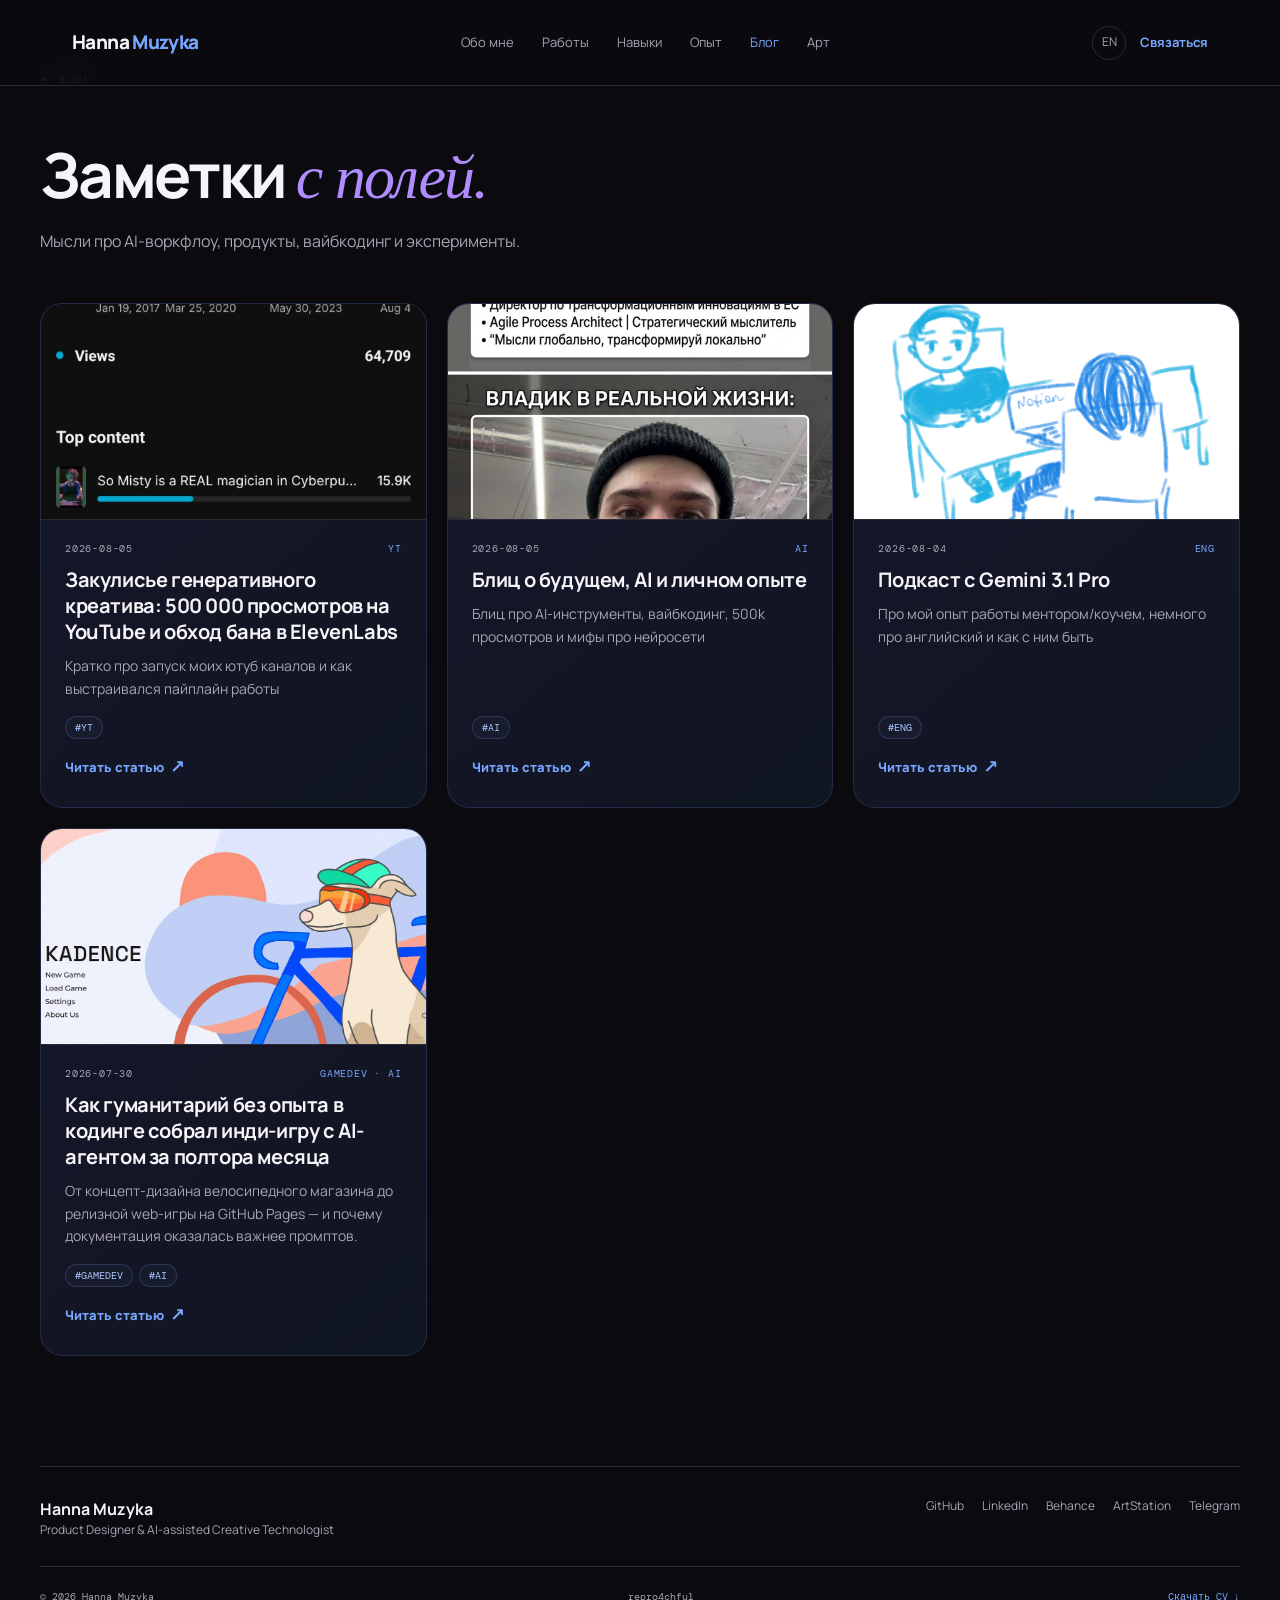
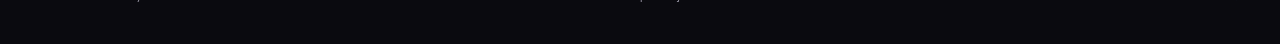
<file: blog.html>
<!DOCTYPE html>
<html lang="ru">
<head>
  <meta charset="utf-8">
  <meta name="viewport" content="width=device-width, initial-scale=1.0">
  <title>Блог — Hanna Muzyka</title>
  <meta name="description" content="Заметки о продуктовом дизайне, AI, вайбкодинге и геймдеве">
  <meta name="theme-color" content="#0b0b12">
  
<link rel="icon" type="image/png" sizes="192x192" href="./assets/favicon.png">
<link rel="preconnect" href="https://fonts.googleapis.com">
<link rel="preconnect" href="https://fonts.gstatic.com" crossorigin>
<link href="https://fonts.googleapis.com/css2?family=DM+Mono:wght@400;500&family=Manrope:wght@400;500;600;700;800&display=swap" rel="stylesheet">
<link rel="stylesheet" href="./css/style.css">
<style>
  /* ── Блог: дополнения к основному стилю сайта ── */
  .nav-active{color:var(--blue)!important}
  .nav-active::after{width:100%}
  .tag-badge{display:inline-block;border:1px solid rgba(119,167,255,.2);background:rgba(119,167,255,.04);border-radius:999px;padding:5px 10px;color:var(--blue-2);font:10px 'DM Mono',monospace;margin-right:6px;margin-bottom:6px}
  .blog-post-body img{display:block;width:100%;max-width:100%;height:auto!important;border-radius:var(--radius);border:1px solid var(--line);margin:28px 0;object-fit:contain}
  .blog-post-body blockquote{border-left:3px solid var(--blue);background:rgba(119,167,255,.05);border-radius:0 var(--radius) var(--radius) 0;padding:18px 24px;margin:28px 0;color:var(--muted);font-style:italic}
  .blog-post-body blockquote p{margin:0}
  .blog-post-body a{color:var(--blue);text-decoration:underline;text-underline-offset:3px}
  .blog-post-body a:hover{color:var(--blue-2)}
  .blog-post-body h1{font-size:30px;letter-spacing:-.025em;margin:48px 0 18px;color:var(--text)}
</style>

  <style>
    .blog-catalog{padding:70px 0 110px;border-top:1px solid var(--line)}
    .blog-catalog-head{margin-bottom:48px}
    .blog-catalog-head h1{font-size:clamp(38px,5vw,62px);line-height:1.03;letter-spacing:-.035em;margin:16px 0 18px}
    .blog-catalog-head h1 em{font-family:Georgia,serif;font-weight:400;color:var(--purple);letter-spacing:-.03em}
    .blog-catalog-head p{max-width:520px;color:var(--muted);font-size:16px;line-height:1.7;margin:0}
    .catalog-grid{display:grid;grid-template-columns:repeat(auto-fill,minmax(300px,1fr));gap:20px;align-items:stretch}
    .catalog-card{position:relative;display:flex;flex-direction:column;background:linear-gradient(140deg,#13182e,#141525,#101622);border:1px solid rgba(119,167,255,.15);border-radius:var(--radius);overflow:hidden;transition:border-color .3s,transform .3s,box-shadow .3s}
    .catalog-card:hover{border-color:rgba(119,167,255,.35);transform:translateY(-3px);box-shadow:0 16px 42px #00000024}
    .catalog-card-cover{display:block;aspect-ratio:16/9;overflow:hidden;background:#eef2ff;border-bottom:1px solid var(--line);position:relative;z-index:1}
    .catalog-card-cover img{width:100%;height:100%;object-fit:cover;display:block;transition:transform .6s ease}
    .catalog-card:hover .catalog-card-cover img{transform:scale(1.04)}
    .catalog-card-copy{padding:22px 24px 26px;display:flex;flex-direction:column;flex:1;position:relative;z-index:1}
    .catalog-card-meta{display:flex;justify-content:space-between;gap:12px;font:10px 'DM Mono',monospace;letter-spacing:.08em;color:var(--muted);margin-bottom:12px;flex-wrap:wrap}
    .catalog-card-meta .cat-tag{color:var(--blue)}
    .catalog-card h2{font-size:20px;letter-spacing:-.02em;line-height:1.3;margin:0 0 10px}
    .catalog-card h2 a{transition:color .25s}
    .catalog-card h2 a:hover{color:var(--blue)}
    .catalog-card-copy>p{color:var(--muted);font-size:14px;line-height:1.6;margin:0 0 16px;flex:1}
    .catalog-card-tags{display:flex;gap:6px;flex-wrap:wrap;margin-bottom:14px}
    .catalog-card-tags span{border:1px solid rgba(119,167,255,.2);background:rgba(119,167,255,.04);border-radius:999px;padding:4px 9px;color:var(--blue-2);font:10px 'DM Mono',monospace}
    .catalog-card .arrow-link{margin-top:auto}
    @media (max-width: 560px){.catalog-grid{grid-template-columns:1fr}}
  </style>
</head>
<body>
  <a href="#top" class="skip-link">Перейти к содержимому</a>
  
<header class="site-header">
    <a class="wordmark" href="./index.html" aria-label="Hanna Muzyka home">Hanna<span>Muzyka</span></a>
    <nav class="nav-links" aria-label="Main navigation">
      <a href="./index.html#about" data-i18n="nav.about">Обо мне</a>
      <a href="./index.html#work" data-i18n="nav.work">Работы</a>
      <a href="./index.html#skills" data-i18n="nav.skills">Навыки</a>
      <a href="./index.html#experience" data-i18n="nav.experience">Опыт</a>
      <a href="./blog.html" class="nav-active" data-i18n="nav.blog">Блог</a>
      <a href="./index.html#art" data-i18n="nav.art">Арт</a>
    </nav>
    <div class="header-actions">
      <button class="lang-switch" id="lang-toggle" aria-label="Switch language">EN</button>
      <a class="small-contact" href="./index.html#connect" data-i18n="nav.contact">Связаться</a>
      <button class="menu-toggle" id="menu-toggle" aria-label="Открыть меню" aria-expanded="false" aria-controls="mobile-menu"><span></span><span></span><span></span></button>
    </div>
  </header>
  <div class="mobile-menu" id="mobile-menu">
    <nav class="mobile-menu-links" aria-label="Mobile navigation">
      <a href="./index.html#about" data-i18n="nav.about">Обо мне</a>
      <a href="./index.html#work" data-i18n="nav.work">Работы</a>
      <a href="./index.html#skills" data-i18n="nav.skills">Навыки</a>
      <a href="./index.html#experience" data-i18n="nav.experience">Опыт</a>
      <a href="./blog.html" data-i18n="nav.blog">Блог</a>
      <a href="./index.html#art" data-i18n="nav.art">Арт</a>
      <a class="mobile-menu-contact" href="./index.html#connect" data-i18n="nav.contact">Связаться</a>
    </nav>
  </div>

  <main id="top" tabindex="-1">
    <section class="blog-catalog section-wrap">
      <div class="blog-catalog-head">
        <div class="section-kicker"><span>✦ БЛОГ</span></div>
        <h1>Заметки <em>с полей.</em></h1>
        <p>Мысли про AI-воркфлоу, продукты, вайбкодинг и эксперименты.</p>
      </div>
      <div class="catalog-grid">
        
        <article class="catalog-card reveal">
          <a class="catalog-card-cover" href="blog/creative-shorts-youtube.html" tabindex="-1" aria-hidden="true"><img src="assets/images/blog/creative-shorts-youtube-img-0a96d417.png" alt="" loading="lazy"></a>
          <div class="catalog-card-copy">
            <div class="catalog-card-meta"><span>2026-08-05</span><span class="cat-tag">YT</span></div>
            <h2><a href="blog/creative-shorts-youtube.html">Закулисье генеративного креатива: 500 000 просмотров на YouTube и обход бана в ElevenLabs</a></h2>
            <p>Кратко про запуск моих ютуб каналов и как выстраивался пайплайн работы</p>
            <div class="catalog-card-tags"><span>#YT</span></div>
            <a class="arrow-link" href="blog/creative-shorts-youtube.html">Читать статью <span>↗</span></a>
          </div>
        </article>
      
        <article class="catalog-card reveal">
          <a class="catalog-card-cover" href="blog/ai-future-blitz.html" tabindex="-1" aria-hidden="true"><img src="assets/images/blog/ai-future-blitz-img-4d650578.png" alt="" loading="lazy"></a>
          <div class="catalog-card-copy">
            <div class="catalog-card-meta"><span>2026-08-05</span><span class="cat-tag">AI</span></div>
            <h2><a href="blog/ai-future-blitz.html">Блиц о будущем, AI и личном опыте</a></h2>
            <p>Блиц про AI-инструменты, вайбкодинг, 500k просмотров и мифы про нейросети</p>
            <div class="catalog-card-tags"><span>#AI</span></div>
            <a class="arrow-link" href="blog/ai-future-blitz.html">Читать статью <span>↗</span></a>
          </div>
        </article>
      
        <article class="catalog-card reveal">
          <a class="catalog-card-cover" href="blog/english-talk.html" tabindex="-1" aria-hidden="true"><img src="assets/images/blog/english-talk-img-03388f25.png" alt="" loading="lazy"></a>
          <div class="catalog-card-copy">
            <div class="catalog-card-meta"><span>2026-08-04</span><span class="cat-tag">ENG</span></div>
            <h2><a href="blog/english-talk.html">Подкаст с Gemini 3.1 Pro</a></h2>
            <p>Про мой опыт работы ментором/коучем, немного про английский и как с ним быть</p>
            <div class="catalog-card-tags"><span>#ENG</span></div>
            <a class="arrow-link" href="blog/english-talk.html">Читать статью <span>↗</span></a>
          </div>
        </article>
      
        <article class="catalog-card reveal">
          <a class="catalog-card-cover" href="blog/kadence-ai.html" tabindex="-1" aria-hidden="true"><img src="assets/optimized/blog-habr-01-1200.webp" alt="" loading="lazy"></a>
          <div class="catalog-card-copy">
            <div class="catalog-card-meta"><span>2026-07-30</span><span class="cat-tag">GAMEDEV · AI</span></div>
            <h2><a href="blog/kadence-ai.html">Как гуманитарий без опыта в кодинге собрал инди-игру с AI-агентом за полтора месяца</a></h2>
            <p>От концепт-дизайна велосипедного магазина до релизной web-игры на GitHub Pages — и почему документация оказалась важнее промптов.</p>
            <div class="catalog-card-tags"><span>#GAMEDEV</span><span>#AI</span></div>
            <a class="arrow-link" href="blog/kadence-ai.html">Читать статью <span>↗</span></a>
          </div>
        </article>
      
      </div>
    </section>
  </main>
  
<footer class="site-footer section-wrap">
    <div><strong>Hanna Muzyka</strong><span>Product Designer & AI-assisted Creative Technologist</span></div>
    <div class="footer-links">
      <a href="https://github.com/KyuuketsukiAkado" target="_blank" rel="noopener noreferrer">GitHub</a>
      <a href="https://www.linkedin.com/in/hannamuzyka/" target="_blank" rel="noopener noreferrer">LinkedIn</a>
      <a href="https://www.behance.net/repro4chful" target="_blank" rel="noopener noreferrer">Behance</a>
      <a href="https://www.artstation.com/repro4chful" target="_blank" rel="noopener noreferrer">ArtStation</a>
      <a href="https://t.me/KyuuketsukiAkado" target="_blank" rel="noopener noreferrer">Telegram</a>
    </div>
    <div class="footer-bottom"><span>© 2026 Hanna Muzyka</span><span>repro4chful</span><a href="./assets/Hanna-Muzyka-Resume.pdf" download>Скачать CV ↓</a></div>
  </footer>

  <script src="js/main.js"></script>
</body>
</html>
</file>
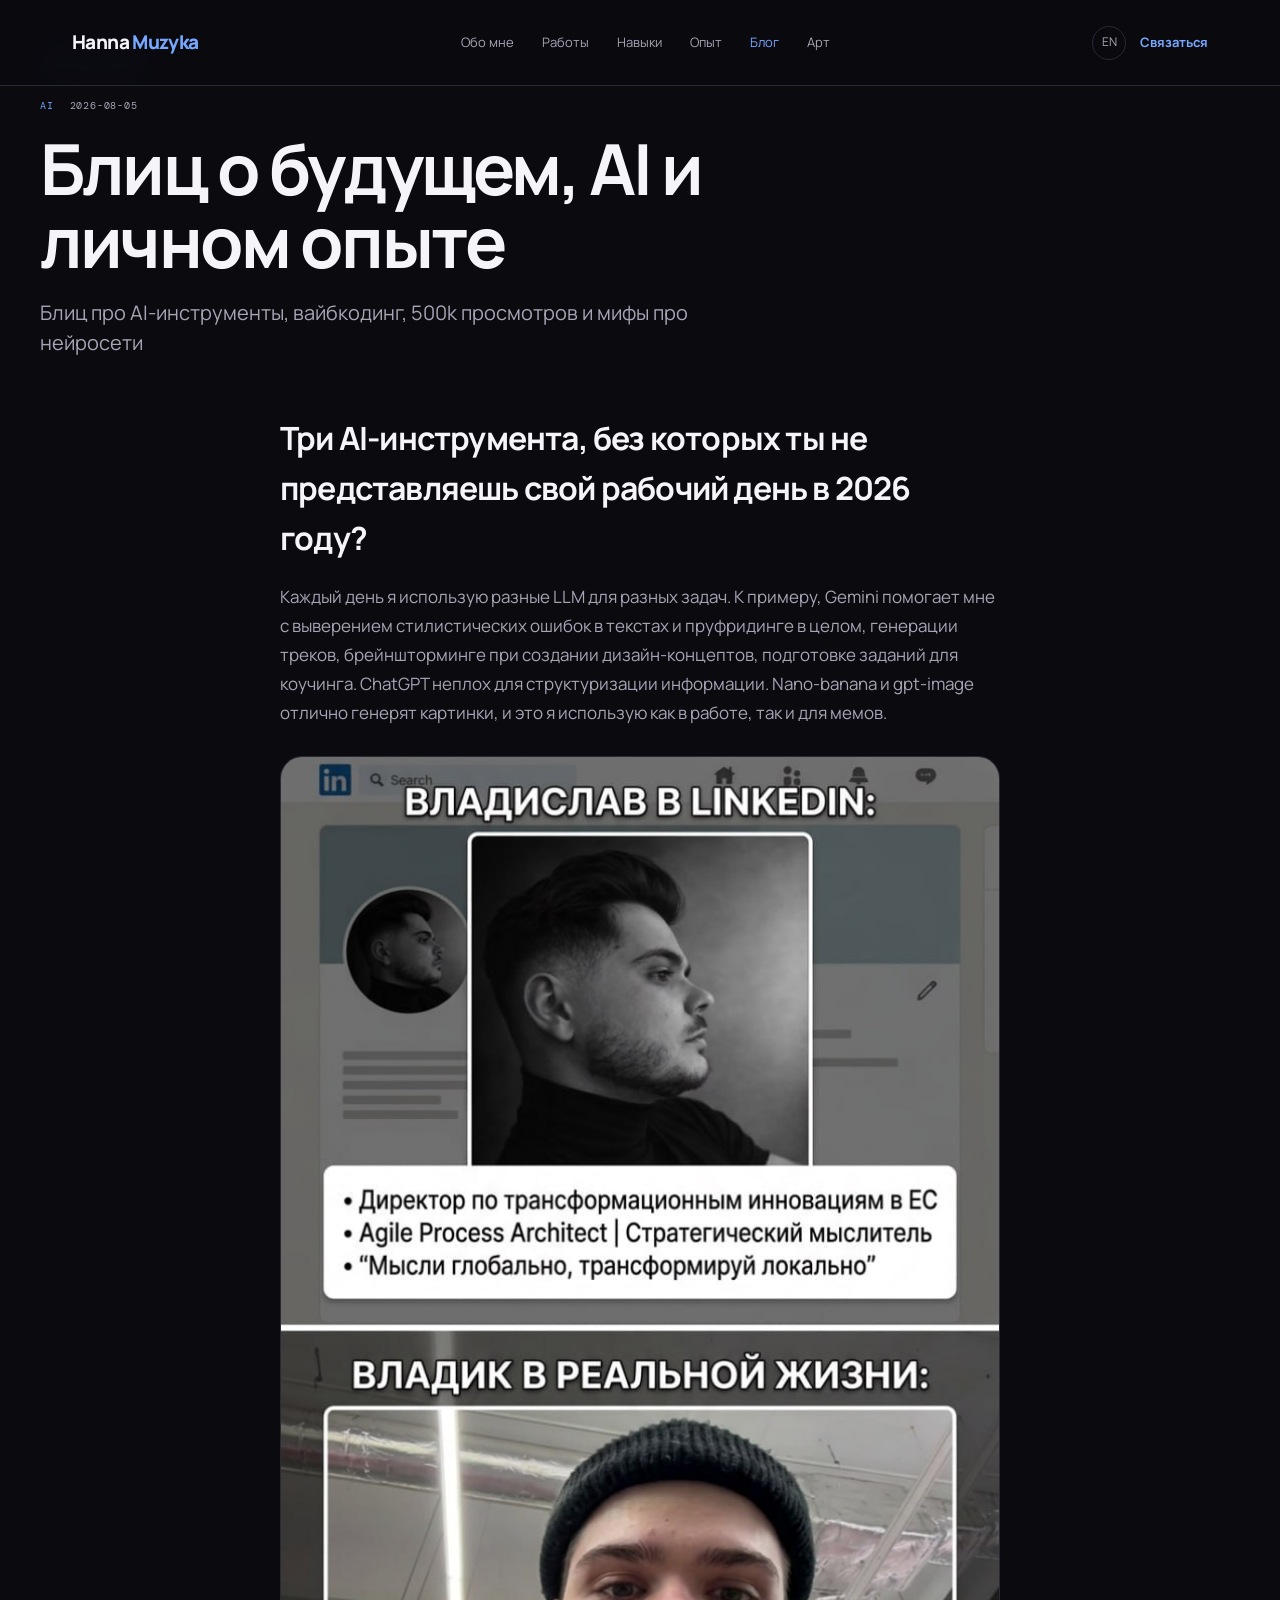
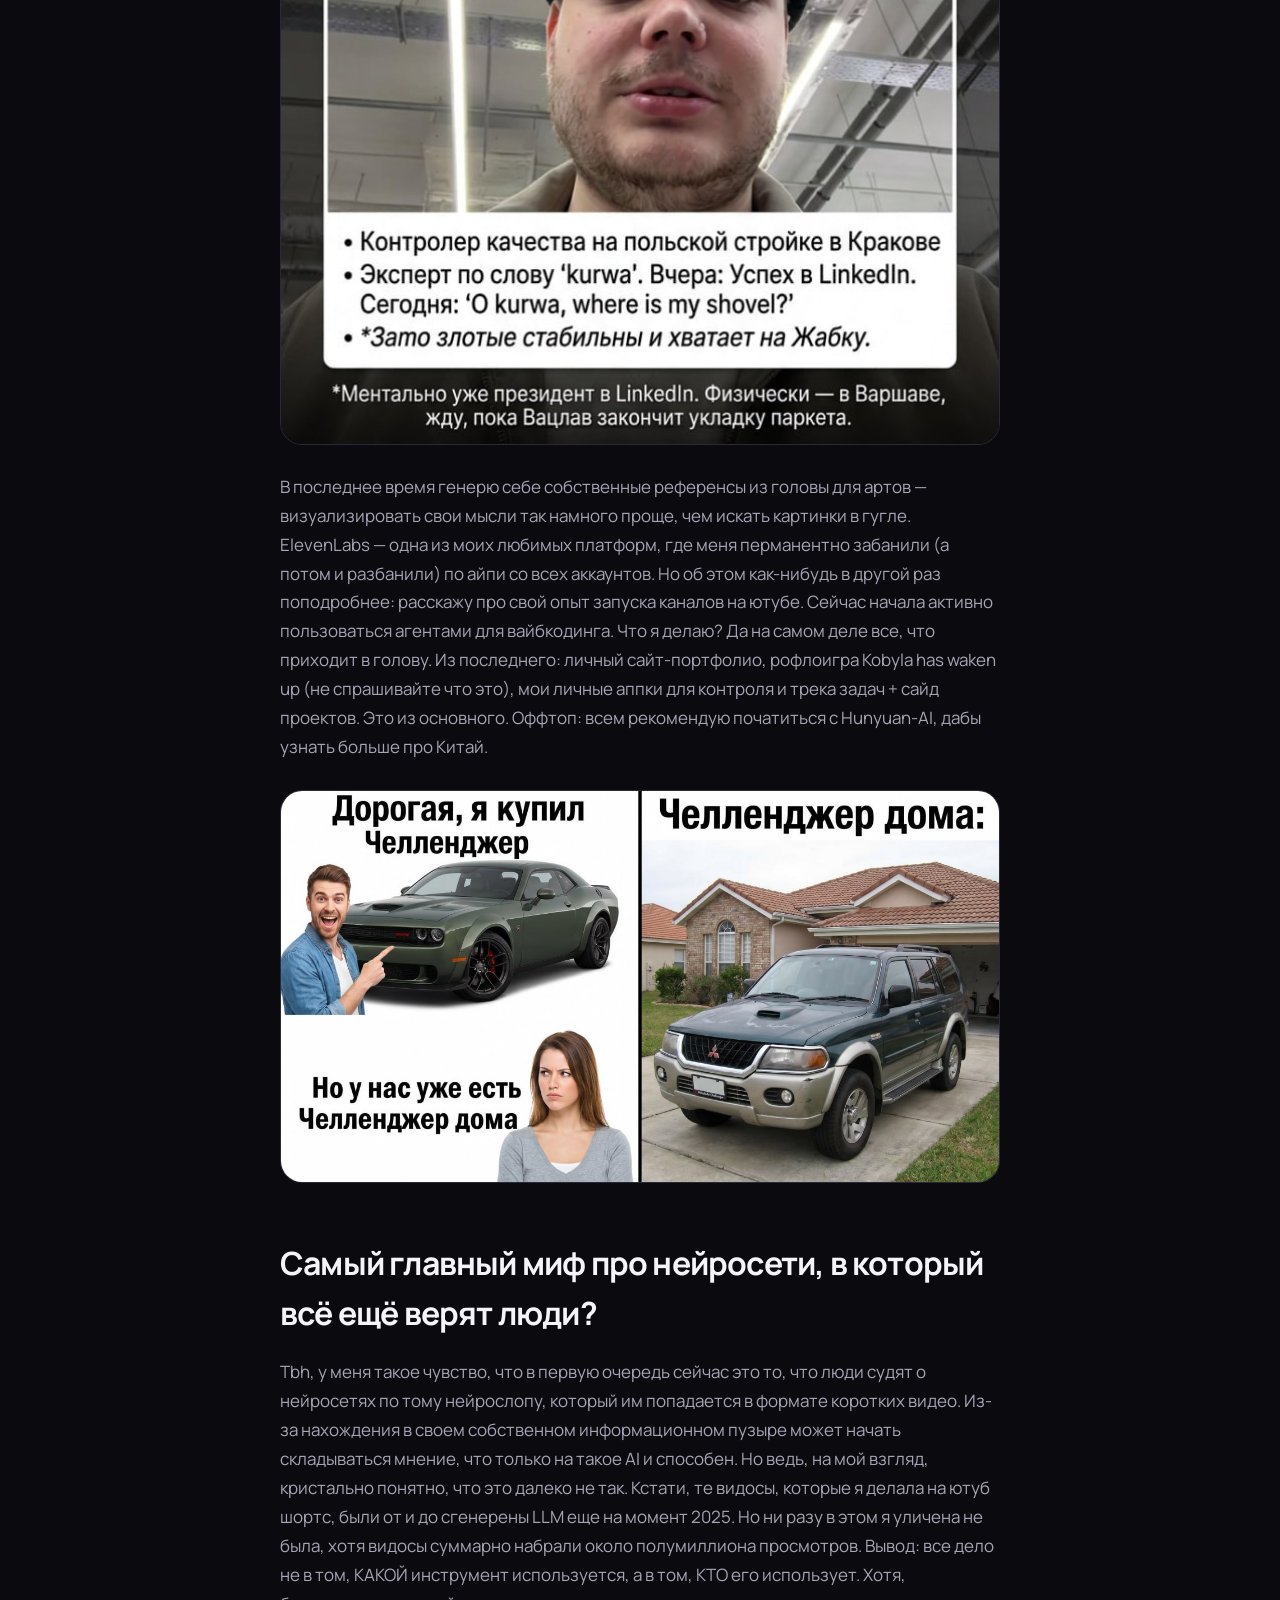
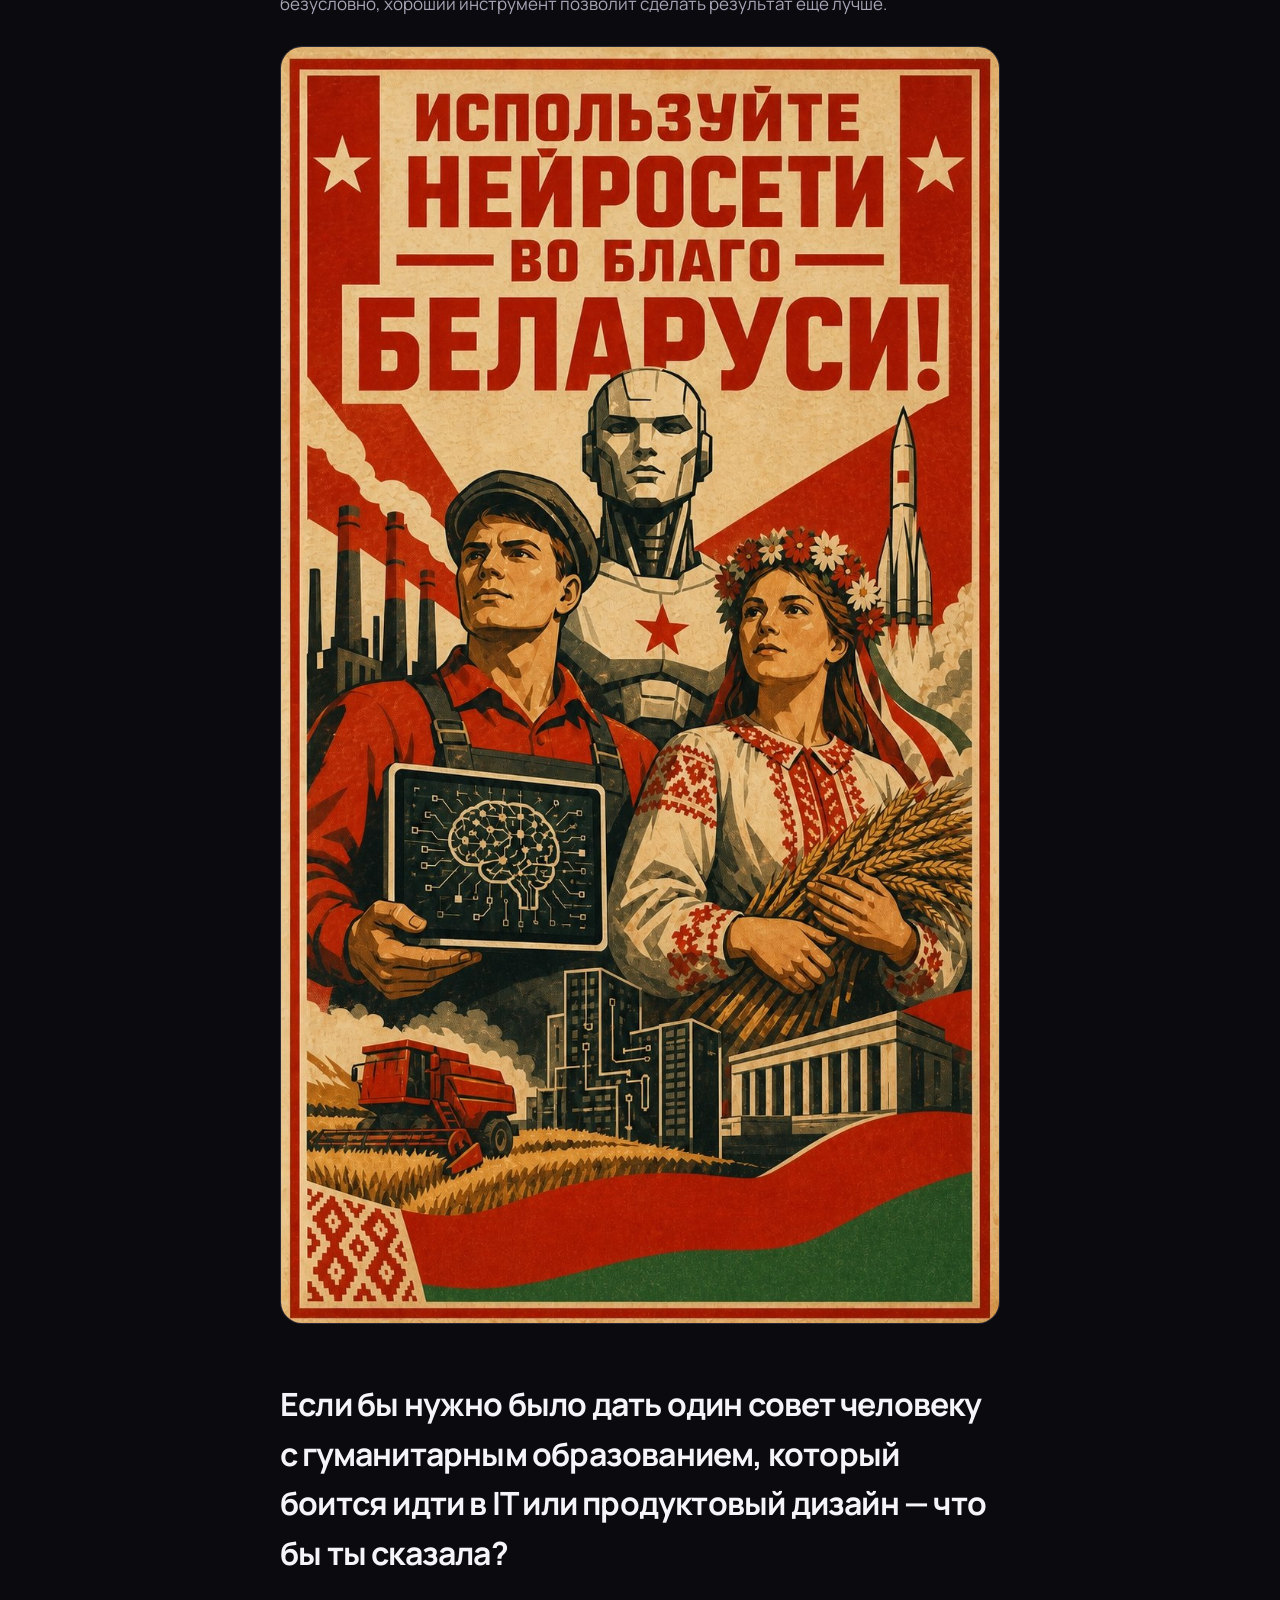
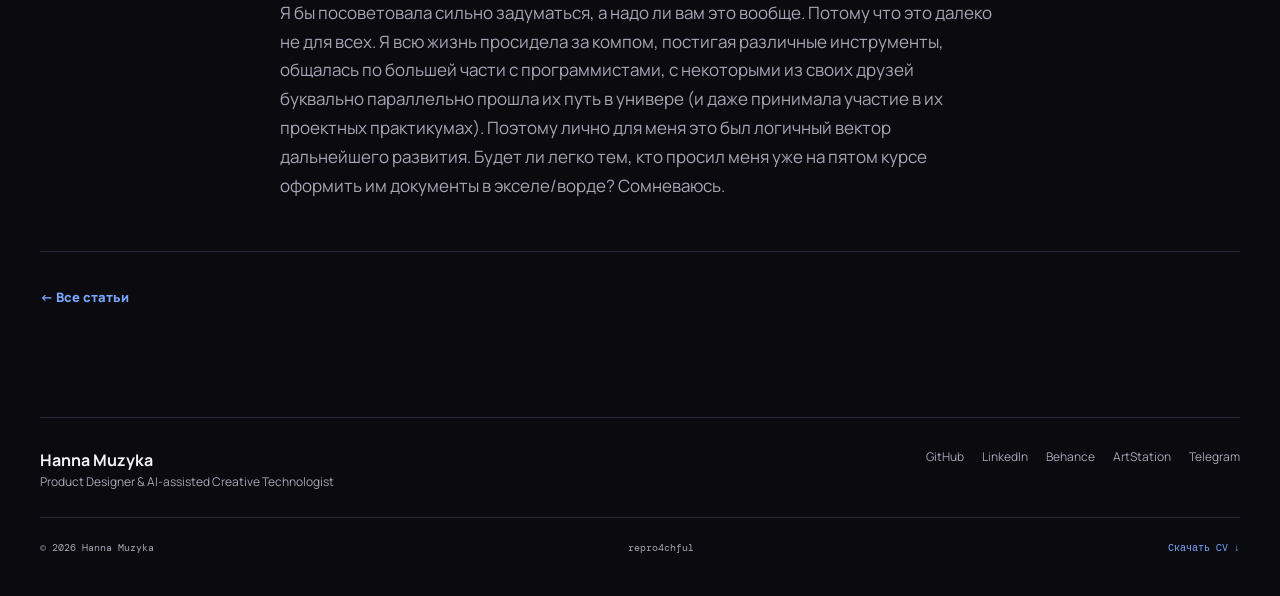
<file: blog/ai-future-blitz.html>
<!DOCTYPE html>
<html lang="ru">
<head>
  <meta charset="utf-8">
  <meta name="viewport" content="width=device-width, initial-scale=1.0">
  <title>Блиц о будущем, AI и личном опыте — Hanna Muzyka</title>
  <meta name="description" content="Блиц про AI-инструменты, вайбкодинг, 500k просмотров и мифы про нейросети">
  <meta name="theme-color" content="#0b0b12">
  
<link rel="icon" type="image/png" sizes="192x192" href="../assets/favicon.png">
<link rel="preconnect" href="https://fonts.googleapis.com">
<link rel="preconnect" href="https://fonts.gstatic.com" crossorigin>
<link href="https://fonts.googleapis.com/css2?family=DM+Mono:wght@400;500&family=Manrope:wght@400;500;600;700;800&display=swap" rel="stylesheet">
<link rel="stylesheet" href="../css/style.css">
<style>
  /* ── Блог: дополнения к основному стилю сайта ── */
  .nav-active{color:var(--blue)!important}
  .nav-active::after{width:100%}
  .tag-badge{display:inline-block;border:1px solid rgba(119,167,255,.2);background:rgba(119,167,255,.04);border-radius:999px;padding:5px 10px;color:var(--blue-2);font:10px 'DM Mono',monospace;margin-right:6px;margin-bottom:6px}
  .blog-post-body img{display:block;width:100%;max-width:100%;height:auto!important;border-radius:var(--radius);border:1px solid var(--line);margin:28px 0;object-fit:contain}
  .blog-post-body blockquote{border-left:3px solid var(--blue);background:rgba(119,167,255,.05);border-radius:0 var(--radius) var(--radius) 0;padding:18px 24px;margin:28px 0;color:var(--muted);font-style:italic}
  .blog-post-body blockquote p{margin:0}
  .blog-post-body a{color:var(--blue);text-decoration:underline;text-underline-offset:3px}
  .blog-post-body a:hover{color:var(--blue-2)}
  .blog-post-body h1{font-size:30px;letter-spacing:-.025em;margin:48px 0 18px;color:var(--text)}
</style>

</head>
<body>
  <a href="#top" class="skip-link">Перейти к содержимому</a>
  
<header class="site-header">
    <a class="wordmark" href="../index.html" aria-label="Hanna Muzyka home">Hanna<span>Muzyka</span></a>
    <nav class="nav-links" aria-label="Main navigation">
      <a href="../index.html#about" data-i18n="nav.about">Обо мне</a>
      <a href="../index.html#work" data-i18n="nav.work">Работы</a>
      <a href="../index.html#skills" data-i18n="nav.skills">Навыки</a>
      <a href="../index.html#experience" data-i18n="nav.experience">Опыт</a>
      <a href="../blog.html" class="nav-active" data-i18n="nav.blog">Блог</a>
      <a href="../index.html#art" data-i18n="nav.art">Арт</a>
    </nav>
    <div class="header-actions">
      <button class="lang-switch" id="lang-toggle" aria-label="Switch language">EN</button>
      <a class="small-contact" href="../index.html#connect" data-i18n="nav.contact">Связаться</a>
      <button class="menu-toggle" id="menu-toggle" aria-label="Открыть меню" aria-expanded="false" aria-controls="mobile-menu"><span></span><span></span><span></span></button>
    </div>
  </header>
  <div class="mobile-menu" id="mobile-menu">
    <nav class="mobile-menu-links" aria-label="Mobile navigation">
      <a href="../index.html#about" data-i18n="nav.about">Обо мне</a>
      <a href="../index.html#work" data-i18n="nav.work">Работы</a>
      <a href="../index.html#skills" data-i18n="nav.skills">Навыки</a>
      <a href="../index.html#experience" data-i18n="nav.experience">Опыт</a>
      <a href="../blog.html" data-i18n="nav.blog">Блог</a>
      <a href="../index.html#art" data-i18n="nav.art">Арт</a>
      <a class="mobile-menu-contact" href="../index.html#connect" data-i18n="nav.contact">Связаться</a>
    </nav>
  </div>

  <main id="top" tabindex="-1">
    <article class="blog-post section-wrap" lang="ru">
      <div class="blog-post-header">
        <a class="blog-back" href="../blog.html">← Назад к блогу</a>
        <div class="blog-post-meta">
          <span>AI</span>
          <span>2026-08-05</span>
        </div>
        <h1>Блиц о будущем, AI и личном опыте</h1>
        <p class="blog-post-sub">Блиц про AI-инструменты, вайбкодинг, 500k просмотров и мифы про нейросети</p>
      </div>
      
      <div class="blog-post-body"><p>
<h2>Три AI-инструмента, без которых ты не представляешь свой рабочий день в 2026 году?</h2></p><p>
Каждый день я использую разные LLM для разных задач. К примеру, Gemini помогает мне с выверением стилистических ошибок в текстах и пруфридинге в целом, генерации треков, брейншторминге при создании дизайн-концептов, подготовке заданий для коучинга. ChatGPT неплох для структуризации информации. Nano-banana и gpt-image отлично генерят картинки, и это я использую как в работе, так и для мемов.</p><p>
<img src="../assets/images/blog/ai-future-blitz-img-4d650578.png" alt="made with gemini-3.1-flash-image-preview (nano-banana-2) [web-search]. Владислав выступил главным героем мема" /></p><p>
В последнее время генерю себе собственные референсы из головы для артов — визуализировать свои мысли так намного проще, чем искать картинки в гугле. ElevenLabs — одна из моих любимых платформ, где меня перманентно забанили (а потом и разбанили) по айпи со всех аккаунтов. Но об этом как-нибудь в другой раз поподробнее: расскажу про свой опыт запуска каналов на ютубе. Сейчас начала активно пользоваться агентами для вайбкодинга. Что я делаю? Да на самом деле все, что приходит в голову. Из последнего: личный сайт-портфолио, рофлоигра Kobyla has waken up (не спрашивайте что это), мои личные аппки для контроля и трека задач + сайд проектов. Это из основного. Оффтоп: всем рекомендую початиться с Hunyuan-AI, дабы узнать больше про Китай.</p><p>
<img src="../assets/images/blog/ai-future-blitz-img-556d3448.png" alt="made with gemini-3-pro-image-preview-2k (nano-banana-pro)" /></p><p>
<h2>Самый главный миф про нейросети, в который всё ещё верят люди?</h2></p><p>
Tbh, у меня такое чувство, что в первую очередь сейчас это то, что люди судят о нейросетях по тому нейрослопу, который им попадается в формате коротких видео. Из-за нахождения в своем собственном информационном пузыре может начать складываться мнение, что только на такое AI и способен. Но ведь, на мой взгляд, кристально понятно, что это далеко не так. Кстати, те видосы, которые я делала на ютуб шортс, были от и до сгенерены LLM еще на момент 2025. Но ни разу в этом я уличена не была, хотя видосы суммарно набрали около полумиллиона просмотров. Вывод: все дело не в том, КАКОЙ инструмент используется, а в том, КТО его использует. Хотя, безусловно, хороший инструмент позволит сделать результат еще лучше.</p><p>
<img src="../assets/images/blog/ai-future-blitz-img-7dee3ed0.png" alt="А это уже результат работы с GPT-Image" /></p><p>
<h2>Если бы нужно было дать один совет человеку с гуманитарным образованием, который боится идти в IT или продуктовый дизайн — что бы ты сказала?</h2></p><p>
Я бы посоветовала сильно задуматься, а надо ли вам это вообще. Потому что это далеко не для всех. Я всю жизнь просидела за компом, постигая различные инструменты, общалась по большей части с программистами, с некоторыми из своих друзей буквально параллельно прошла их путь в универе (и даже принимала участие в их проектных практикумах). Поэтому лично для меня это был логичный вектор дальнейшего развития. Будет ли легко тем, кто просил меня уже на пятом курсе оформить им документы в экселе/ворде? Сомневаюсь.</p><p></p></div>
      <div class="blog-post-footer">
        <div class="blog-post-links">
          <a class="arrow-link" href="../blog.html">← Все статьи</a>
        </div>
      </div>
    </article>
  </main>
  
<footer class="site-footer section-wrap">
    <div><strong>Hanna Muzyka</strong><span>Product Designer & AI-assisted Creative Technologist</span></div>
    <div class="footer-links">
      <a href="https://github.com/KyuuketsukiAkado" target="_blank" rel="noopener noreferrer">GitHub</a>
      <a href="https://www.linkedin.com/in/hannamuzyka/" target="_blank" rel="noopener noreferrer">LinkedIn</a>
      <a href="https://www.behance.net/repro4chful" target="_blank" rel="noopener noreferrer">Behance</a>
      <a href="https://www.artstation.com/repro4chful" target="_blank" rel="noopener noreferrer">ArtStation</a>
      <a href="https://t.me/KyuuketsukiAkado" target="_blank" rel="noopener noreferrer">Telegram</a>
    </div>
    <div class="footer-bottom"><span>© 2026 Hanna Muzyka</span><span>repro4chful</span><a href="../assets/Hanna-Muzyka-Resume.pdf" download>Скачать CV ↓</a></div>
  </footer>

  <script src="../js/main.js"></script>
</body>
</html>
</file>
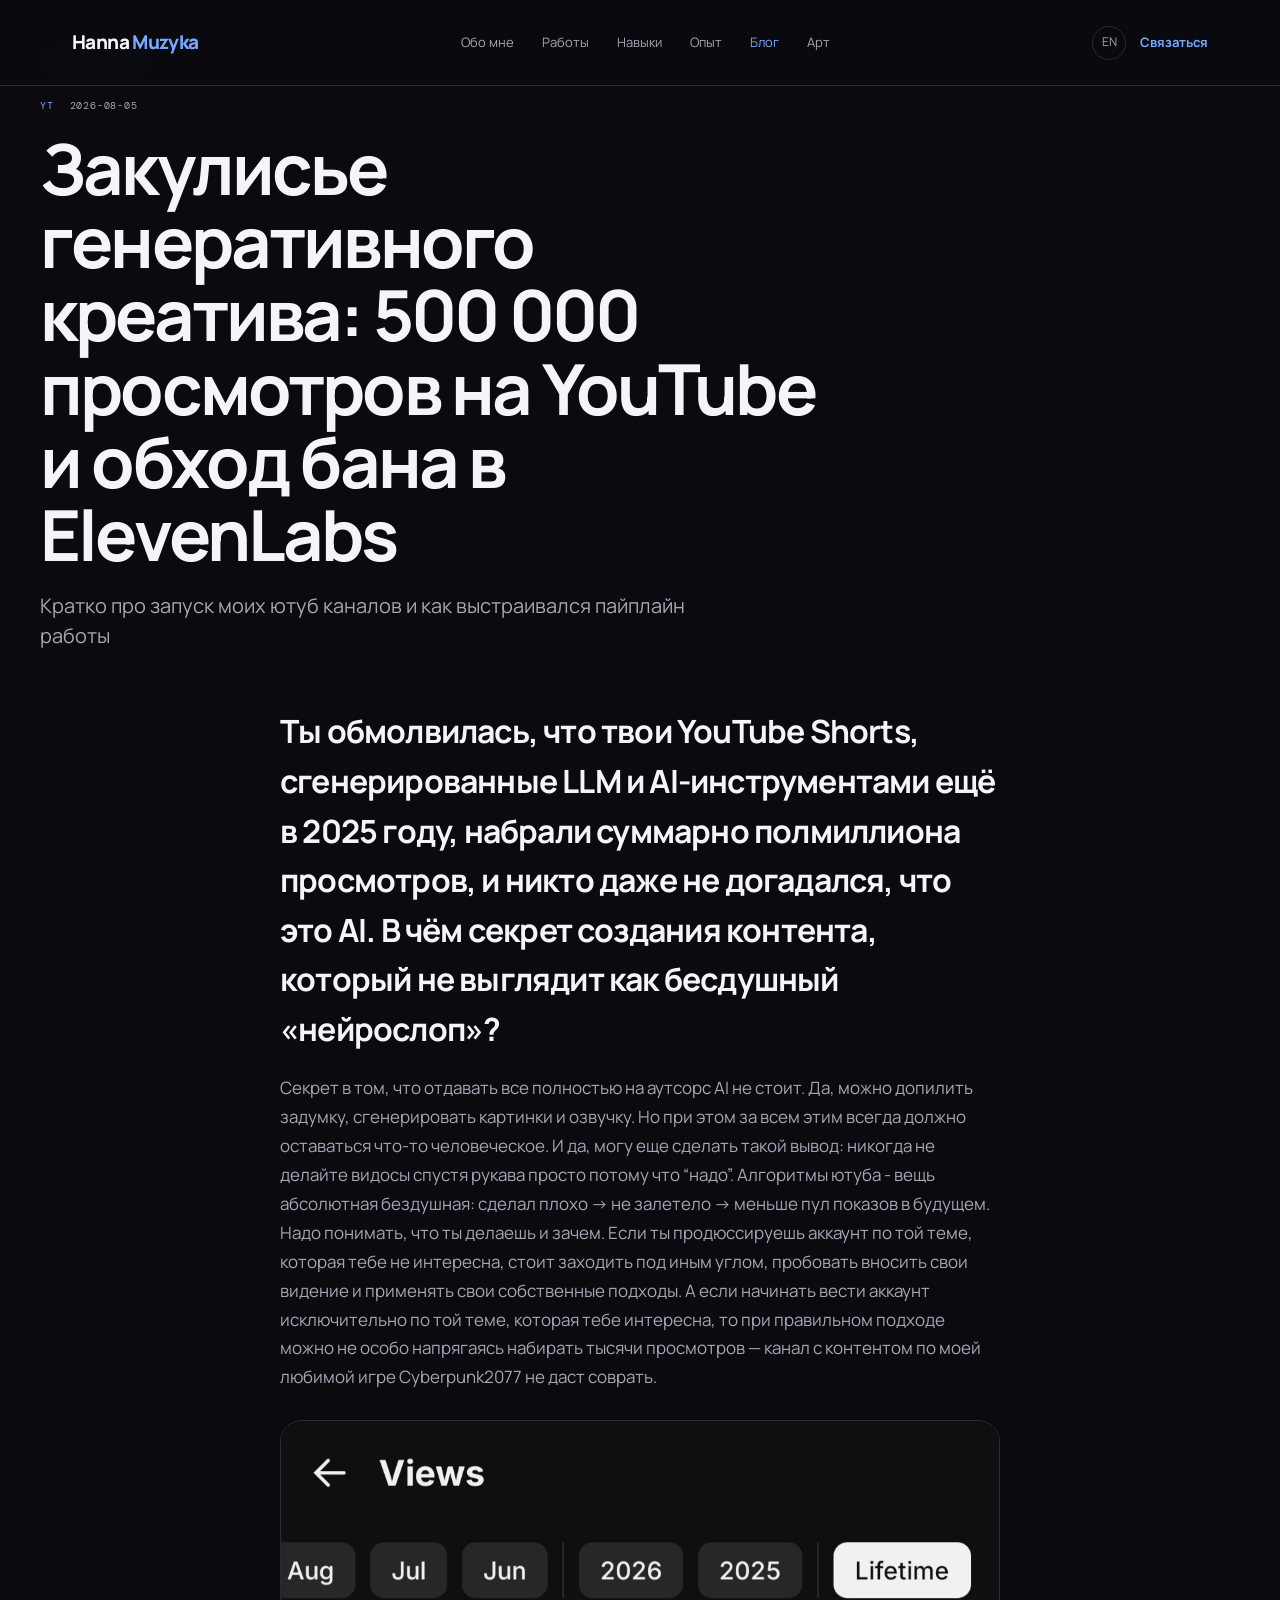
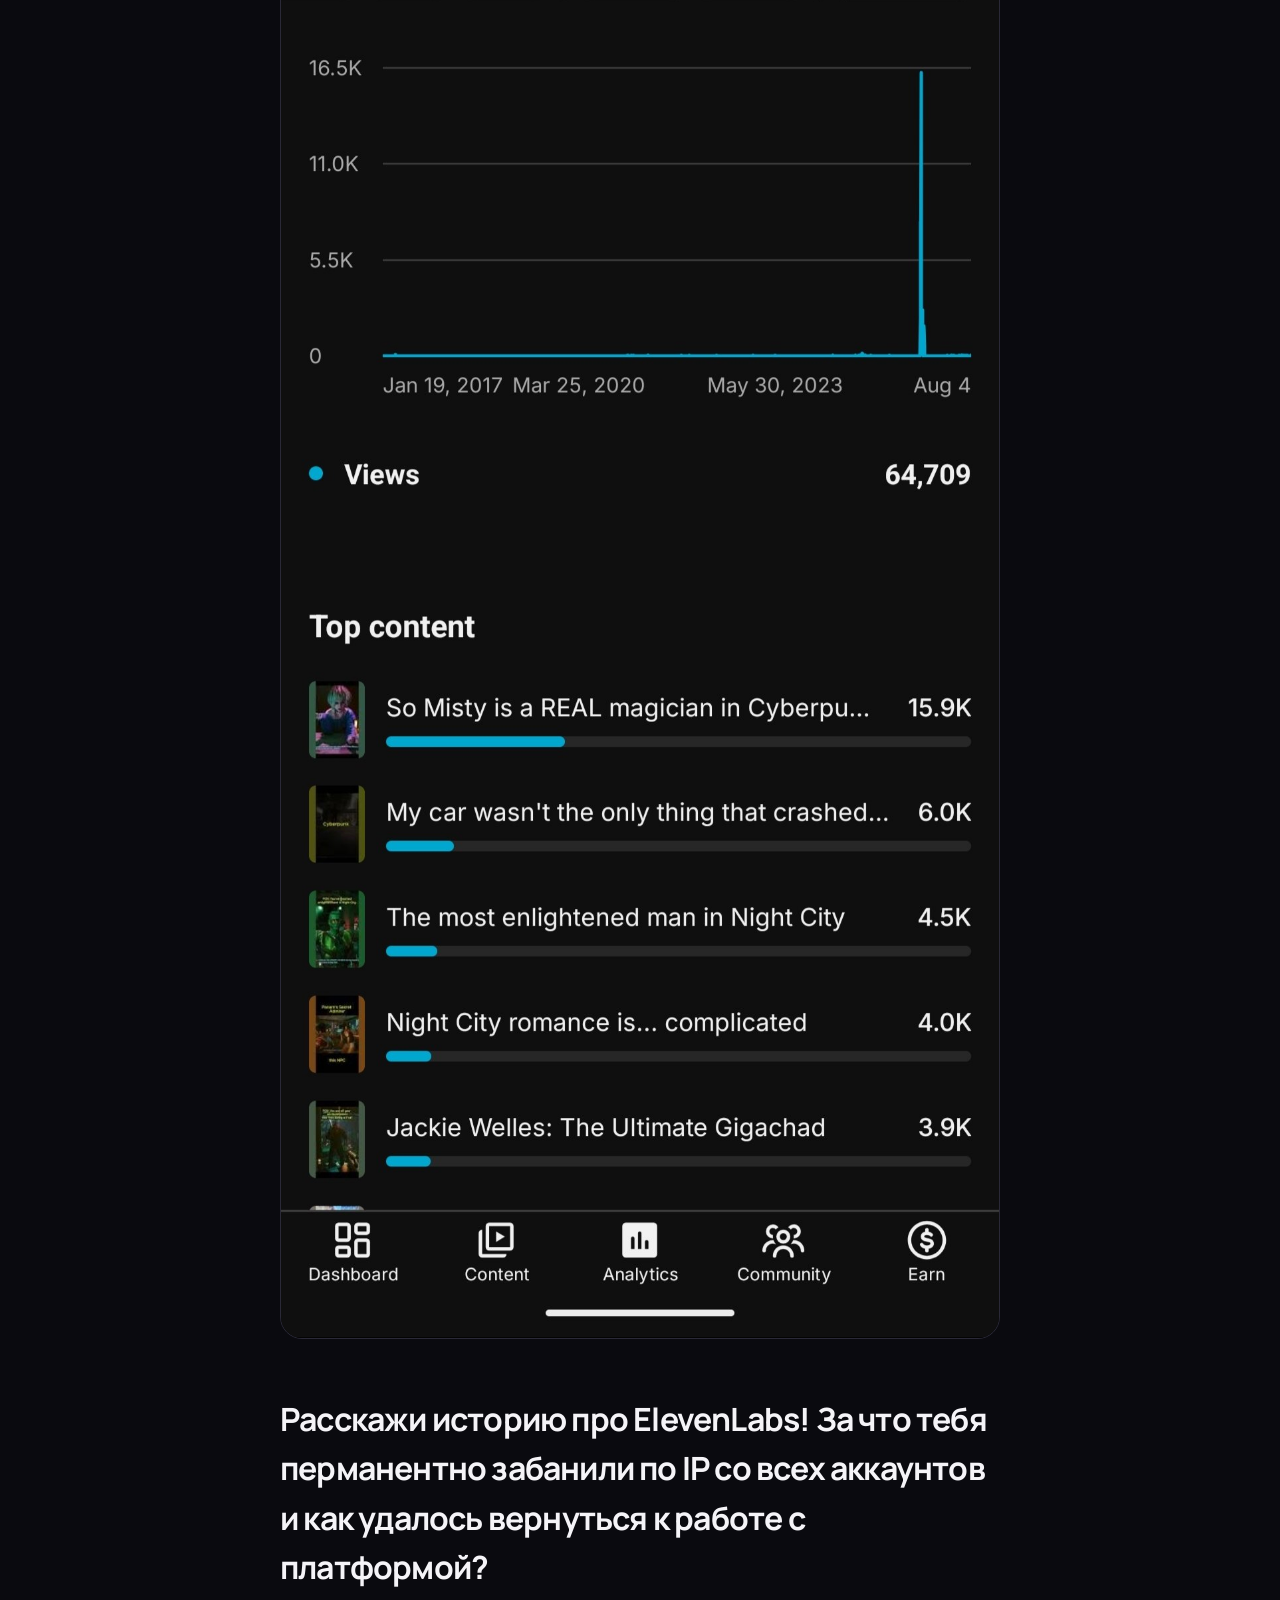
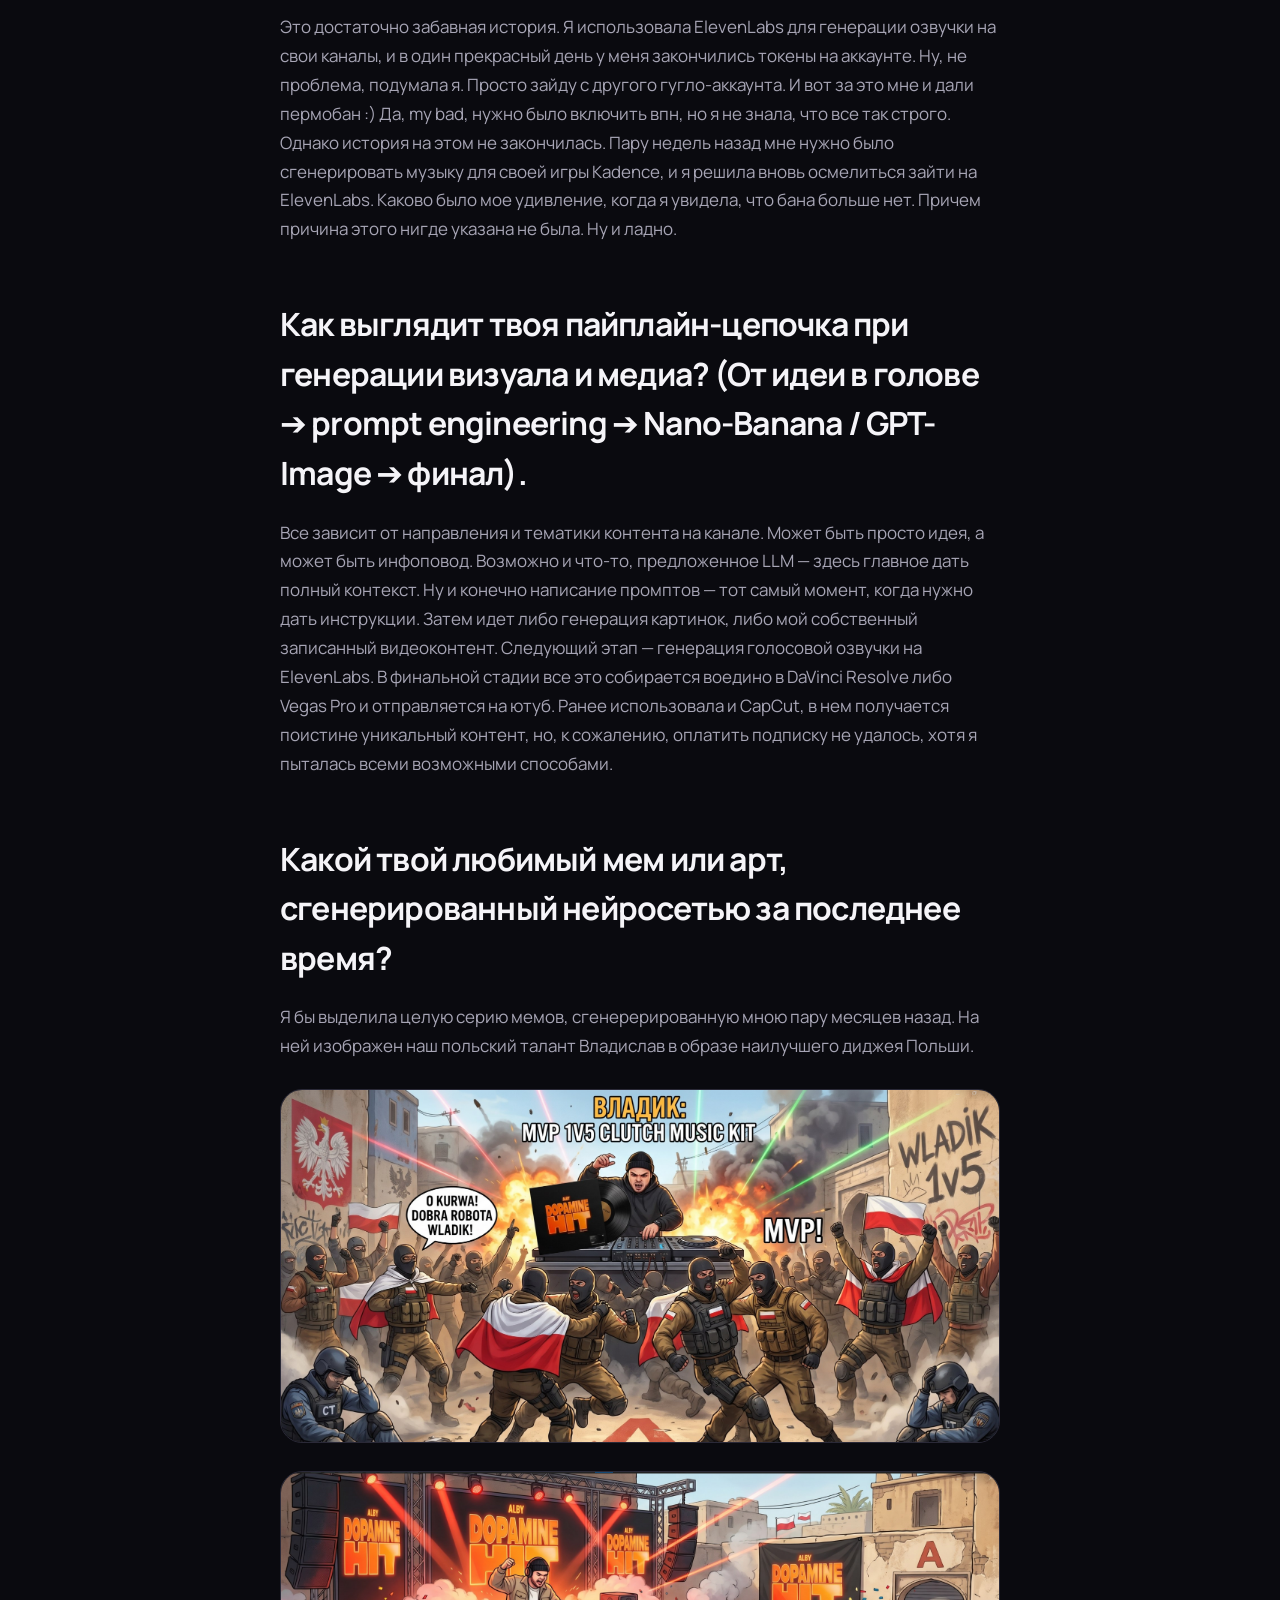
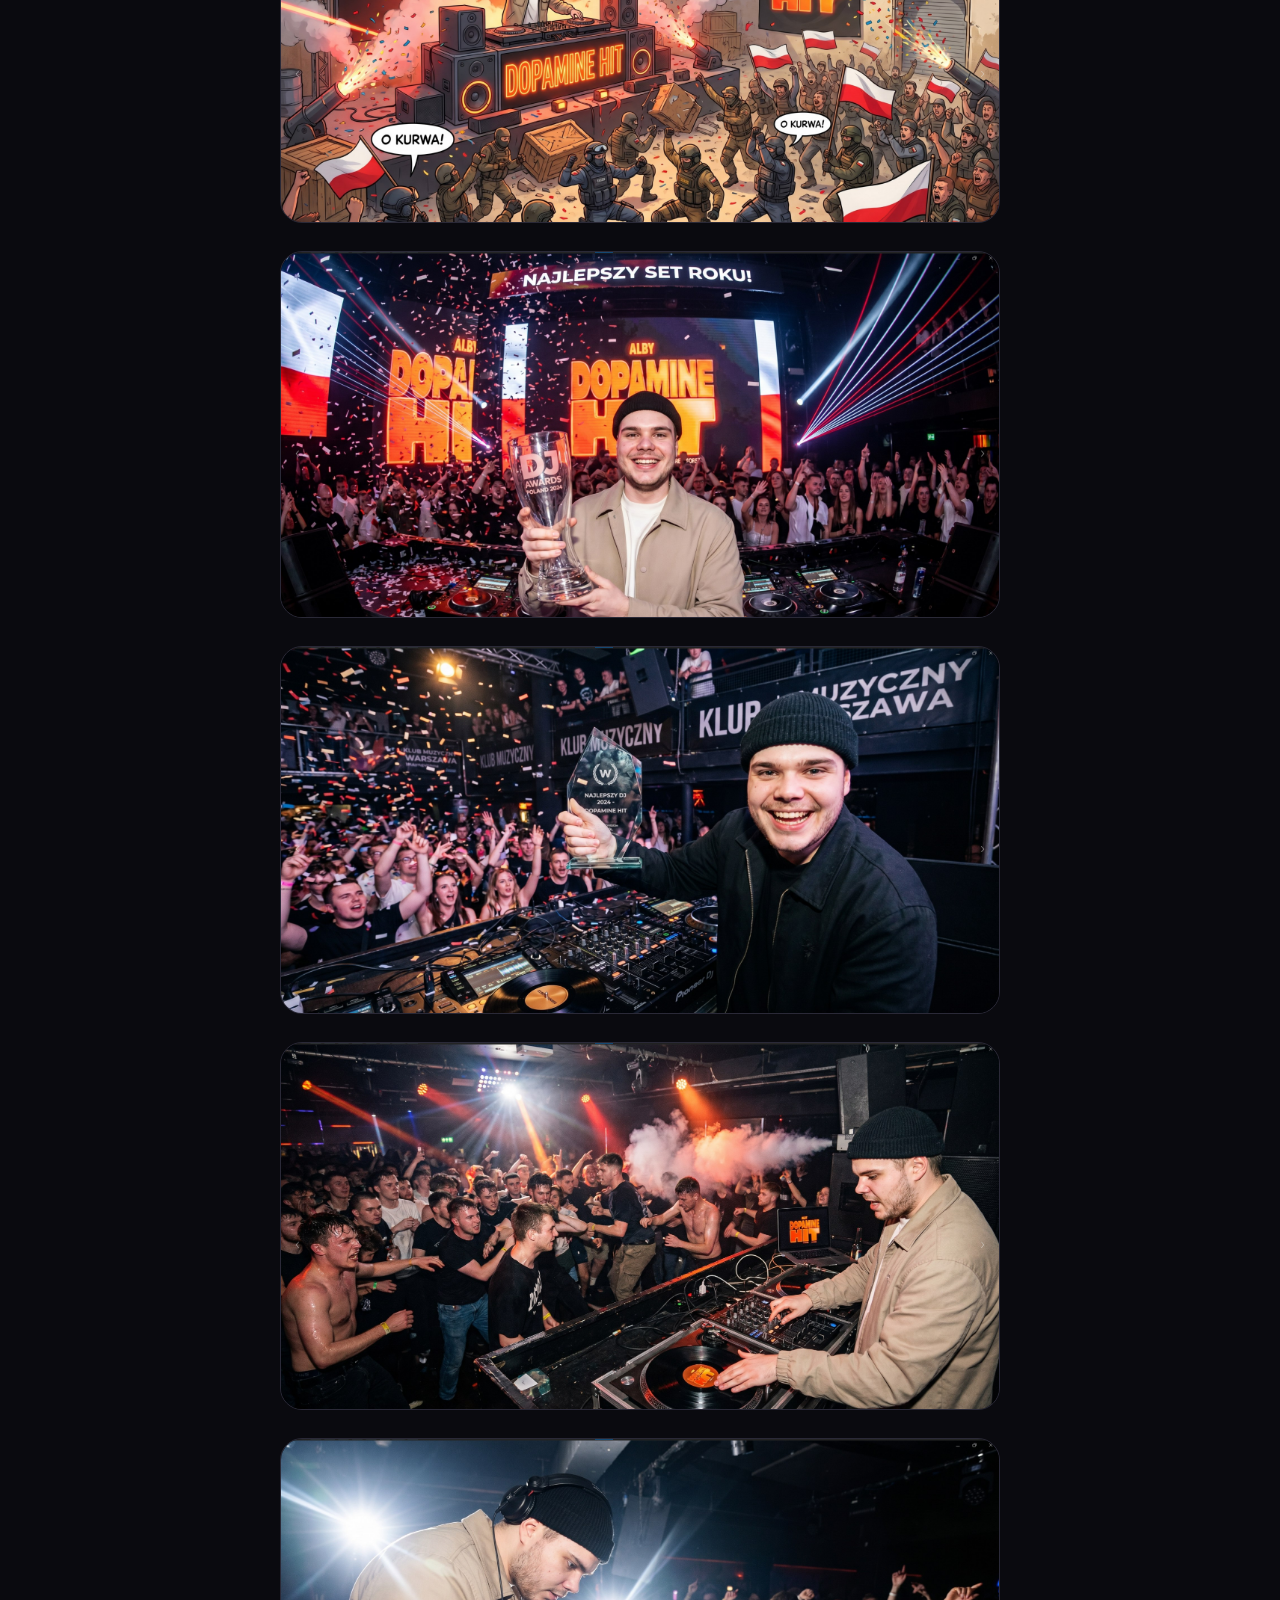
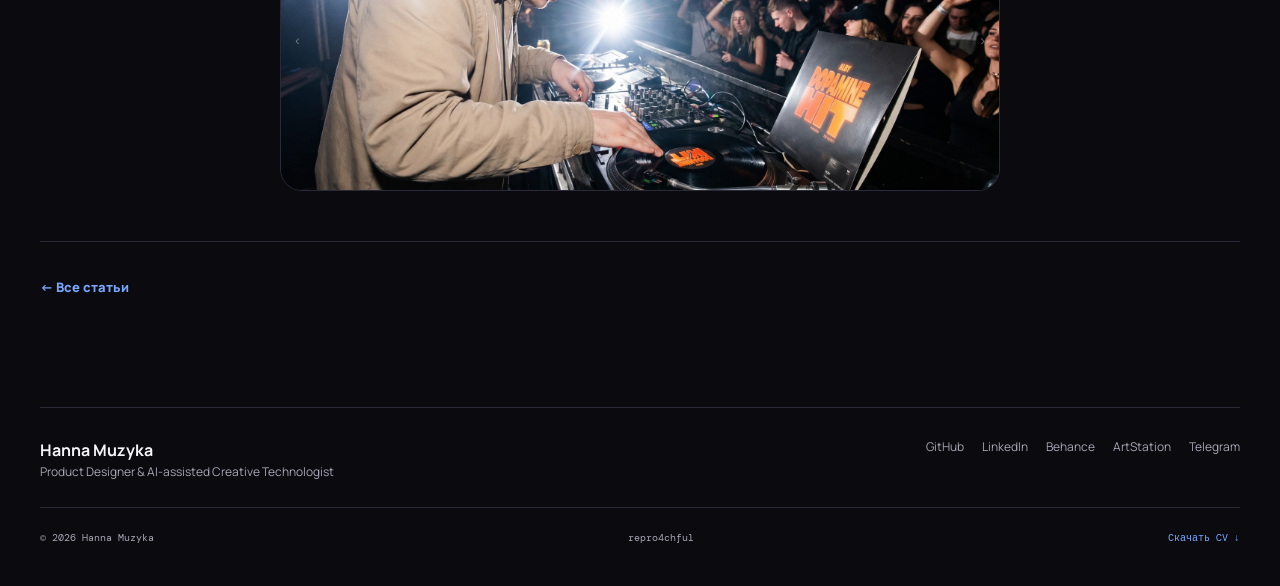
<file: blog/creative-shorts-youtube.html>
<!DOCTYPE html>
<html lang="ru">
<head>
  <meta charset="utf-8">
  <meta name="viewport" content="width=device-width, initial-scale=1.0">
  <title>Закулисье генеративного креатива: 500 000 просмотров на YouTube и обход бана в ElevenLabs — Hanna Muzyka</title>
  <meta name="description" content="Кратко про запуск моих ютуб каналов и как выстраивался пайплайн работы">
  <meta name="theme-color" content="#0b0b12">
  
<link rel="icon" type="image/png" sizes="192x192" href="../assets/favicon.png">
<link rel="preconnect" href="https://fonts.googleapis.com">
<link rel="preconnect" href="https://fonts.gstatic.com" crossorigin>
<link href="https://fonts.googleapis.com/css2?family=DM+Mono:wght@400;500&family=Manrope:wght@400;500;600;700;800&display=swap" rel="stylesheet">
<link rel="stylesheet" href="../css/style.css">
<style>
  /* ── Блог: дополнения к основному стилю сайта ── */
  .nav-active{color:var(--blue)!important}
  .nav-active::after{width:100%}
  .tag-badge{display:inline-block;border:1px solid rgba(119,167,255,.2);background:rgba(119,167,255,.04);border-radius:999px;padding:5px 10px;color:var(--blue-2);font:10px 'DM Mono',monospace;margin-right:6px;margin-bottom:6px}
  .blog-post-body img{display:block;width:100%;max-width:100%;height:auto!important;border-radius:var(--radius);border:1px solid var(--line);margin:28px 0;object-fit:contain}
  .blog-post-body blockquote{border-left:3px solid var(--blue);background:rgba(119,167,255,.05);border-radius:0 var(--radius) var(--radius) 0;padding:18px 24px;margin:28px 0;color:var(--muted);font-style:italic}
  .blog-post-body blockquote p{margin:0}
  .blog-post-body a{color:var(--blue);text-decoration:underline;text-underline-offset:3px}
  .blog-post-body a:hover{color:var(--blue-2)}
  .blog-post-body h1{font-size:30px;letter-spacing:-.025em;margin:48px 0 18px;color:var(--text)}
</style>

</head>
<body>
  <a href="#top" class="skip-link">Перейти к содержимому</a>
  
<header class="site-header">
    <a class="wordmark" href="../index.html" aria-label="Hanna Muzyka home">Hanna<span>Muzyka</span></a>
    <nav class="nav-links" aria-label="Main navigation">
      <a href="../index.html#about" data-i18n="nav.about">Обо мне</a>
      <a href="../index.html#work" data-i18n="nav.work">Работы</a>
      <a href="../index.html#skills" data-i18n="nav.skills">Навыки</a>
      <a href="../index.html#experience" data-i18n="nav.experience">Опыт</a>
      <a href="../blog.html" class="nav-active" data-i18n="nav.blog">Блог</a>
      <a href="../index.html#art" data-i18n="nav.art">Арт</a>
    </nav>
    <div class="header-actions">
      <button class="lang-switch" id="lang-toggle" aria-label="Switch language">EN</button>
      <a class="small-contact" href="../index.html#connect" data-i18n="nav.contact">Связаться</a>
      <button class="menu-toggle" id="menu-toggle" aria-label="Открыть меню" aria-expanded="false" aria-controls="mobile-menu"><span></span><span></span><span></span></button>
    </div>
  </header>
  <div class="mobile-menu" id="mobile-menu">
    <nav class="mobile-menu-links" aria-label="Mobile navigation">
      <a href="../index.html#about" data-i18n="nav.about">Обо мне</a>
      <a href="../index.html#work" data-i18n="nav.work">Работы</a>
      <a href="../index.html#skills" data-i18n="nav.skills">Навыки</a>
      <a href="../index.html#experience" data-i18n="nav.experience">Опыт</a>
      <a href="../blog.html" data-i18n="nav.blog">Блог</a>
      <a href="../index.html#art" data-i18n="nav.art">Арт</a>
      <a class="mobile-menu-contact" href="../index.html#connect" data-i18n="nav.contact">Связаться</a>
    </nav>
  </div>

  <main id="top" tabindex="-1">
    <article class="blog-post section-wrap" lang="ru">
      <div class="blog-post-header">
        <a class="blog-back" href="../blog.html">← Назад к блогу</a>
        <div class="blog-post-meta">
          <span>YT</span>
          <span>2026-08-05</span>
        </div>
        <h1>Закулисье генеративного креатива: 500 000 просмотров на YouTube и обход бана в ElevenLabs</h1>
        <p class="blog-post-sub">Кратко про запуск моих ютуб каналов и как выстраивался пайплайн работы</p>
      </div>
      
      <div class="blog-post-body"><p>
<h2>Ты обмолвилась, что твои YouTube Shorts, сгенерированные LLM и AI-инструментами ещё в 2025 году, набрали суммарно полмиллиона просмотров, и никто даже не догадался, что это AI. В чём секрет создания контента, который не выглядит как бесдушный «нейрослоп»?</h2></p><p>
Секрет в том, что отдавать все полностью на аутсорс AI не стоит. Да, можно допилить задумку, сгенерировать картинки и озвучку. Но при этом за всем этим всегда должно оставаться что-то человеческое. И да, могу еще сделать такой вывод: никогда не делайте видосы спустя рукава просто потому что “надо”. Алгоритмы ютуба - вещь абсолютная бездушная: сделал плохо → не залетело → меньше пул показов в будущем. Надо понимать, что ты делаешь и зачем. Если ты продюссируешь аккаунт по той теме, которая тебе не интересна, стоит заходить под иным углом, пробовать вносить свои видение и применять свои собственные подходы. А если начинать вести аккаунт исключительно по той теме, которая тебе интересна, то при правильном подходе можно не особо напрягаясь набирать тысячи просмотров — канал с контентом по моей любимой игре Cyberpunk2077 не даст соврать.</p><p>
<img src="../assets/images/blog/creative-shorts-youtube-img-0a96d417.png" alt="Шортсы на этот канал делались под чашку кофе в DaVinci Resolve в перерывах между работой и учебой" /></p><p>
<h2>Расскажи историю про ElevenLabs! За что тебя перманентно забанили по IP со всех аккаунтов и как удалось вернуться к работе с платформой?</h2></p><p>
Это достаточно забавная история. Я использовала ElevenLabs для генерации озвучки на свои каналы, и в один прекрасный день у меня закончились токены на аккаунте. Ну, не проблема, подумала я. Просто зайду с другого гугло-аккаунта. И вот за это мне и дали пермобан :) Да, my bad, нужно было включить впн, но я не знала, что все так строго. Однако история на этом не закончилась. Пару недель назад мне нужно было сгенерировать музыку для своей игры Kadence, и я решила вновь осмелиться зайти на ElevenLabs. Каково было мое удивление, когда я увидела, что бана больше нет. Причем причина этого нигде указана не была. Ну и ладно.</p><p>
<h2>Как выглядит твоя пайплайн-цепочка при генерации визуала и медиа? (От идеи в голове ➔ prompt engineering ➔ Nano-Banana / GPT-Image ➔ финал).</h2></p><p>
Все зависит от направления и тематики контента на канале. Может быть просто идея, а может быть инфоповод. Возможно и что-то, предложенное LLM — здесь главное дать полный контекст. Ну и конечно написание промптов — тот самый момент, когда нужно дать инструкции. Затем идет либо генерация картинок, либо мой собственный записанный видеоконтент. Следующий этап — генерация голосовой озвучки на ElevenLabs. В финальной стадии все это собирается воедино в DaVinci Resolve либо Vegas Pro и отправляется на ютуб. Ранее использовала и CapCut, в нем получается поистине уникальный контент, но, к сожалению, оплатить подписку не удалось, хотя я пыталась всеми возможными способами.</p><p>
<h2>Какой твой любимый мем или арт, сгенерированный нейросетью за последнее время?</h2></p><p>
Я бы выделила целую серию мемов, сгенерерированную мною пару месяцев назад. На ней изображен наш польский талант Владислав в образе наилучшего диджея Польши.</p><p>
<img src="../assets/images/blog/creative-shorts-youtube-img-765c1d62.png" alt="image.png" /></p><p>
<img src="../assets/images/blog/creative-shorts-youtube-img-73678455.png" alt="image.png" /></p><p>
<img src="../assets/images/blog/creative-shorts-youtube-img-387950a8.png" alt="image.png" /></p><p>
<img src="../assets/images/blog/creative-shorts-youtube-img-36760346.png" alt="image.png" /></p><p>
<img src="../assets/images/blog/creative-shorts-youtube-img-84a80362.png" alt="image.png" /></p><p>
<img src="../assets/images/blog/creative-shorts-youtube-img-ae492cf5.png" alt="image.png" /></p><p></p></div>
      <div class="blog-post-footer">
        <div class="blog-post-links">
          <a class="arrow-link" href="../blog.html">← Все статьи</a>
        </div>
      </div>
    </article>
  </main>
  
<footer class="site-footer section-wrap">
    <div><strong>Hanna Muzyka</strong><span>Product Designer & AI-assisted Creative Technologist</span></div>
    <div class="footer-links">
      <a href="https://github.com/KyuuketsukiAkado" target="_blank" rel="noopener noreferrer">GitHub</a>
      <a href="https://www.linkedin.com/in/hannamuzyka/" target="_blank" rel="noopener noreferrer">LinkedIn</a>
      <a href="https://www.behance.net/repro4chful" target="_blank" rel="noopener noreferrer">Behance</a>
      <a href="https://www.artstation.com/repro4chful" target="_blank" rel="noopener noreferrer">ArtStation</a>
      <a href="https://t.me/KyuuketsukiAkado" target="_blank" rel="noopener noreferrer">Telegram</a>
    </div>
    <div class="footer-bottom"><span>© 2026 Hanna Muzyka</span><span>repro4chful</span><a href="../assets/Hanna-Muzyka-Resume.pdf" download>Скачать CV ↓</a></div>
  </footer>

  <script src="../js/main.js"></script>
</body>
</html>
</file>
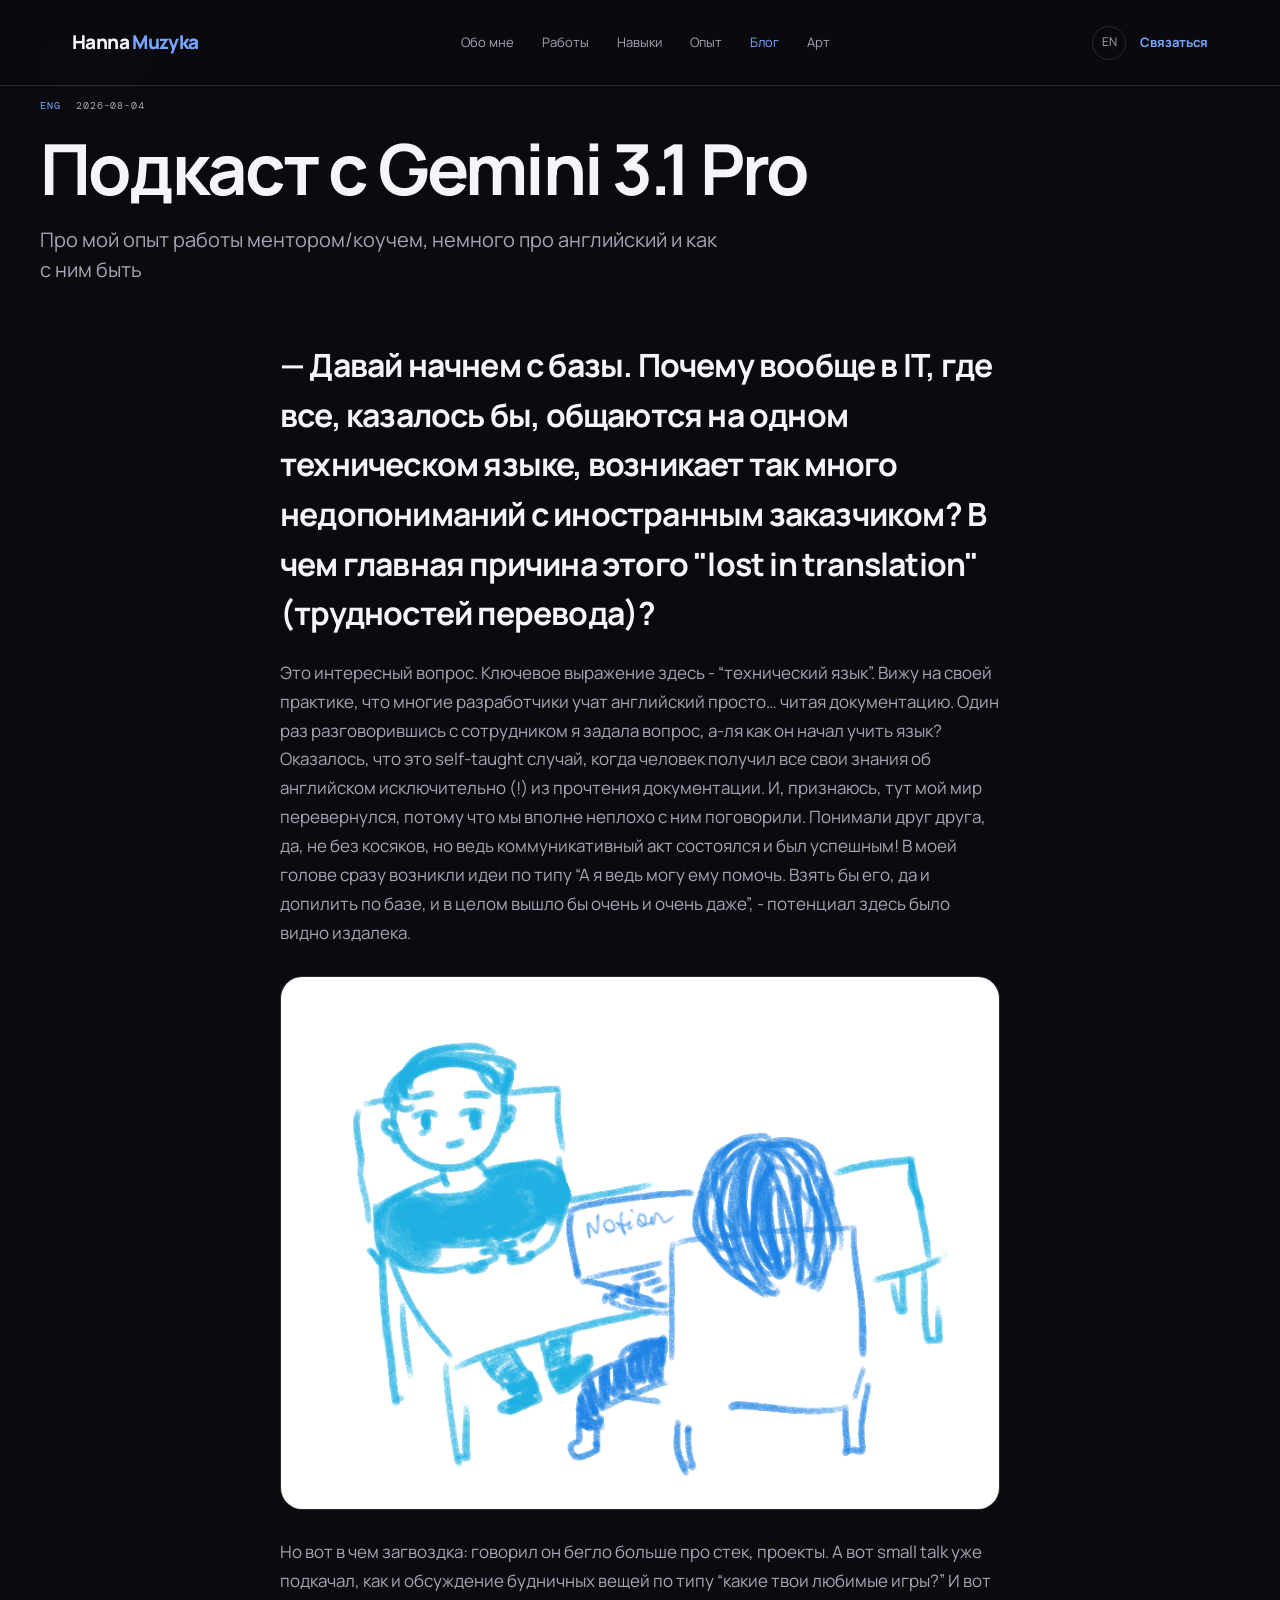
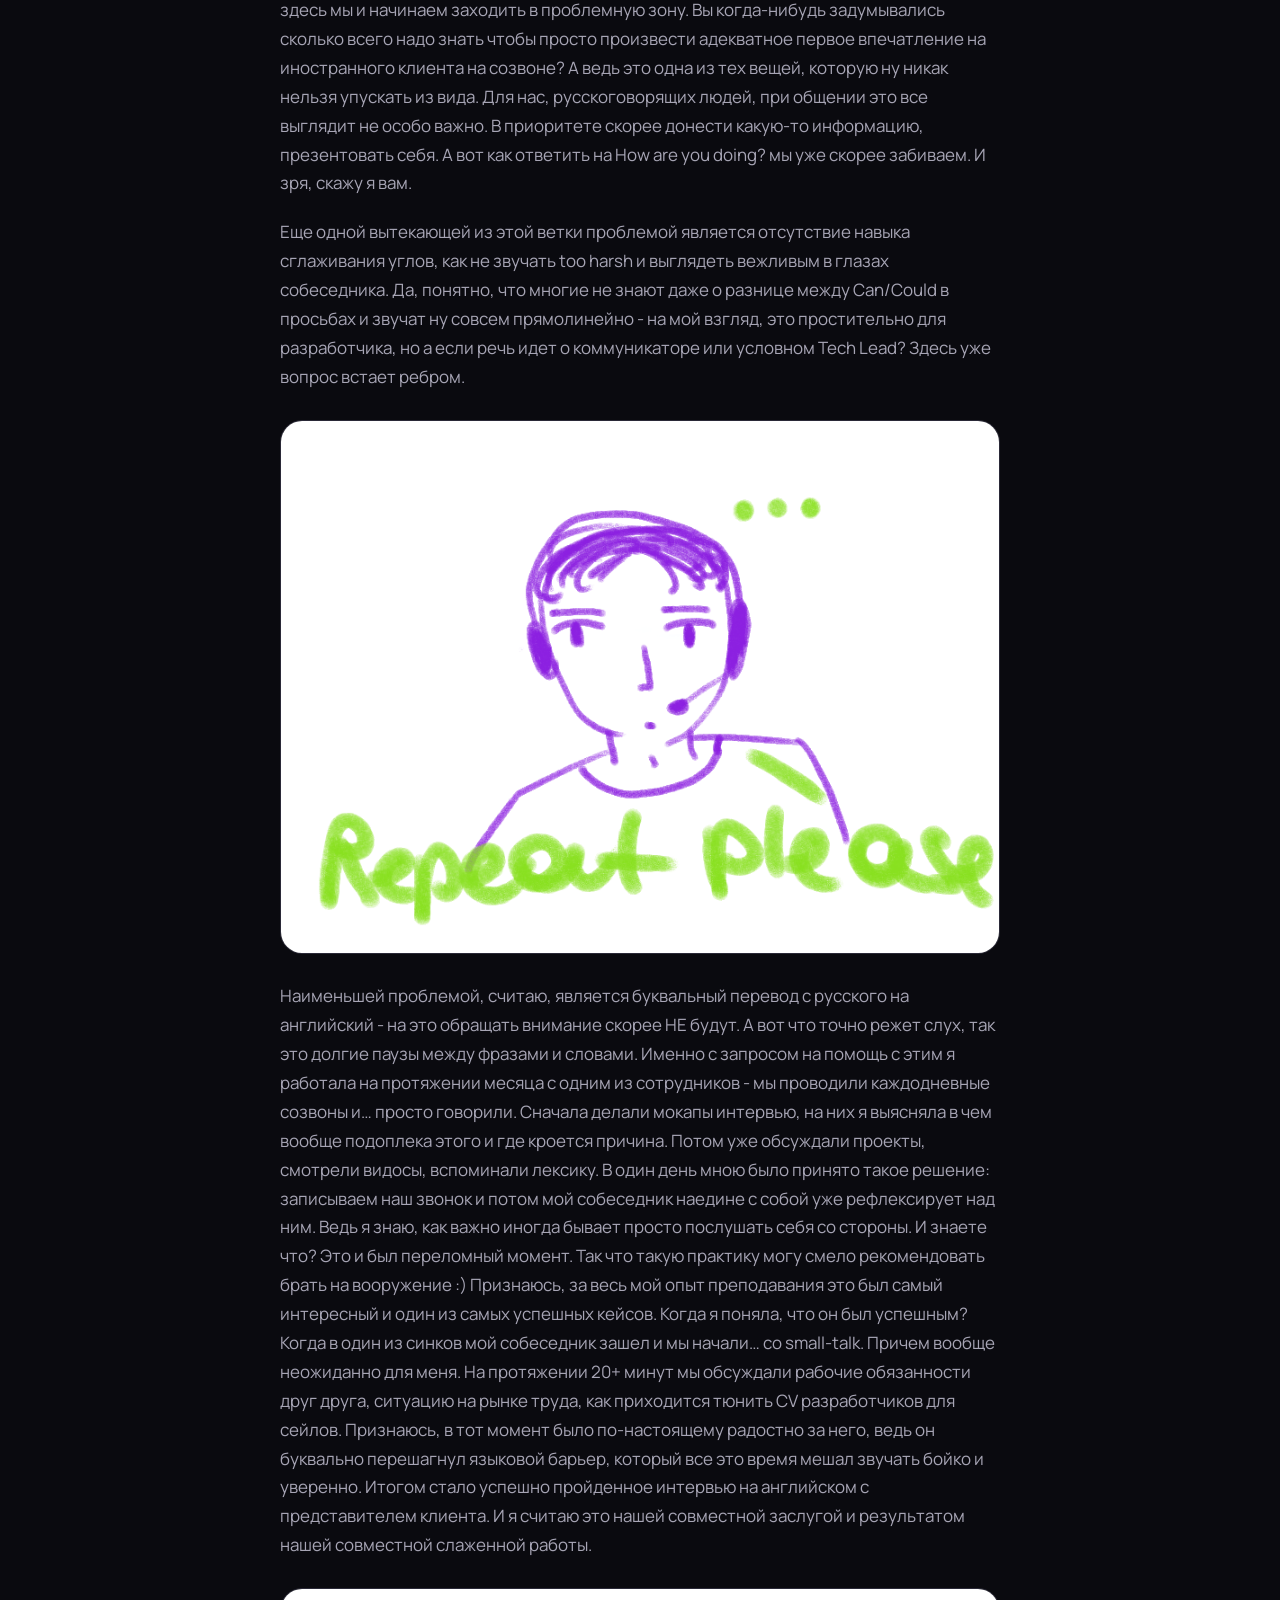
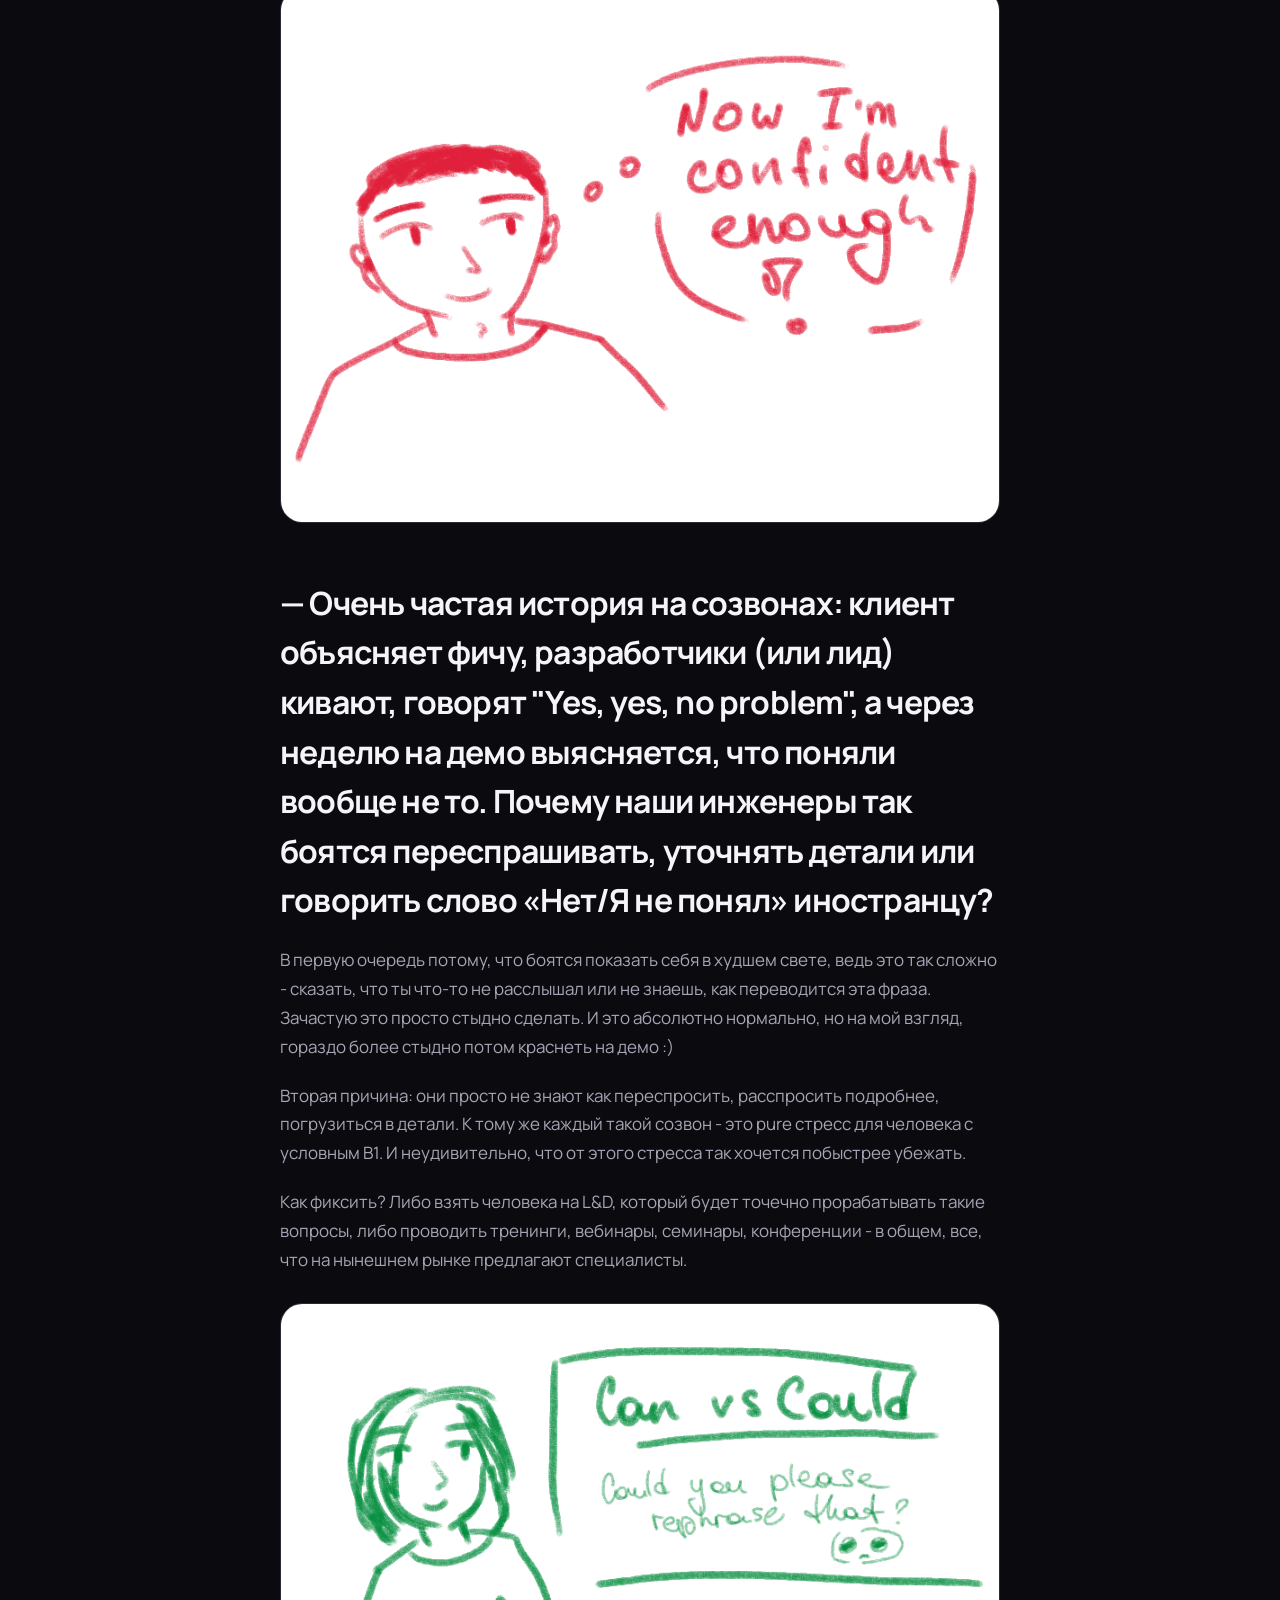
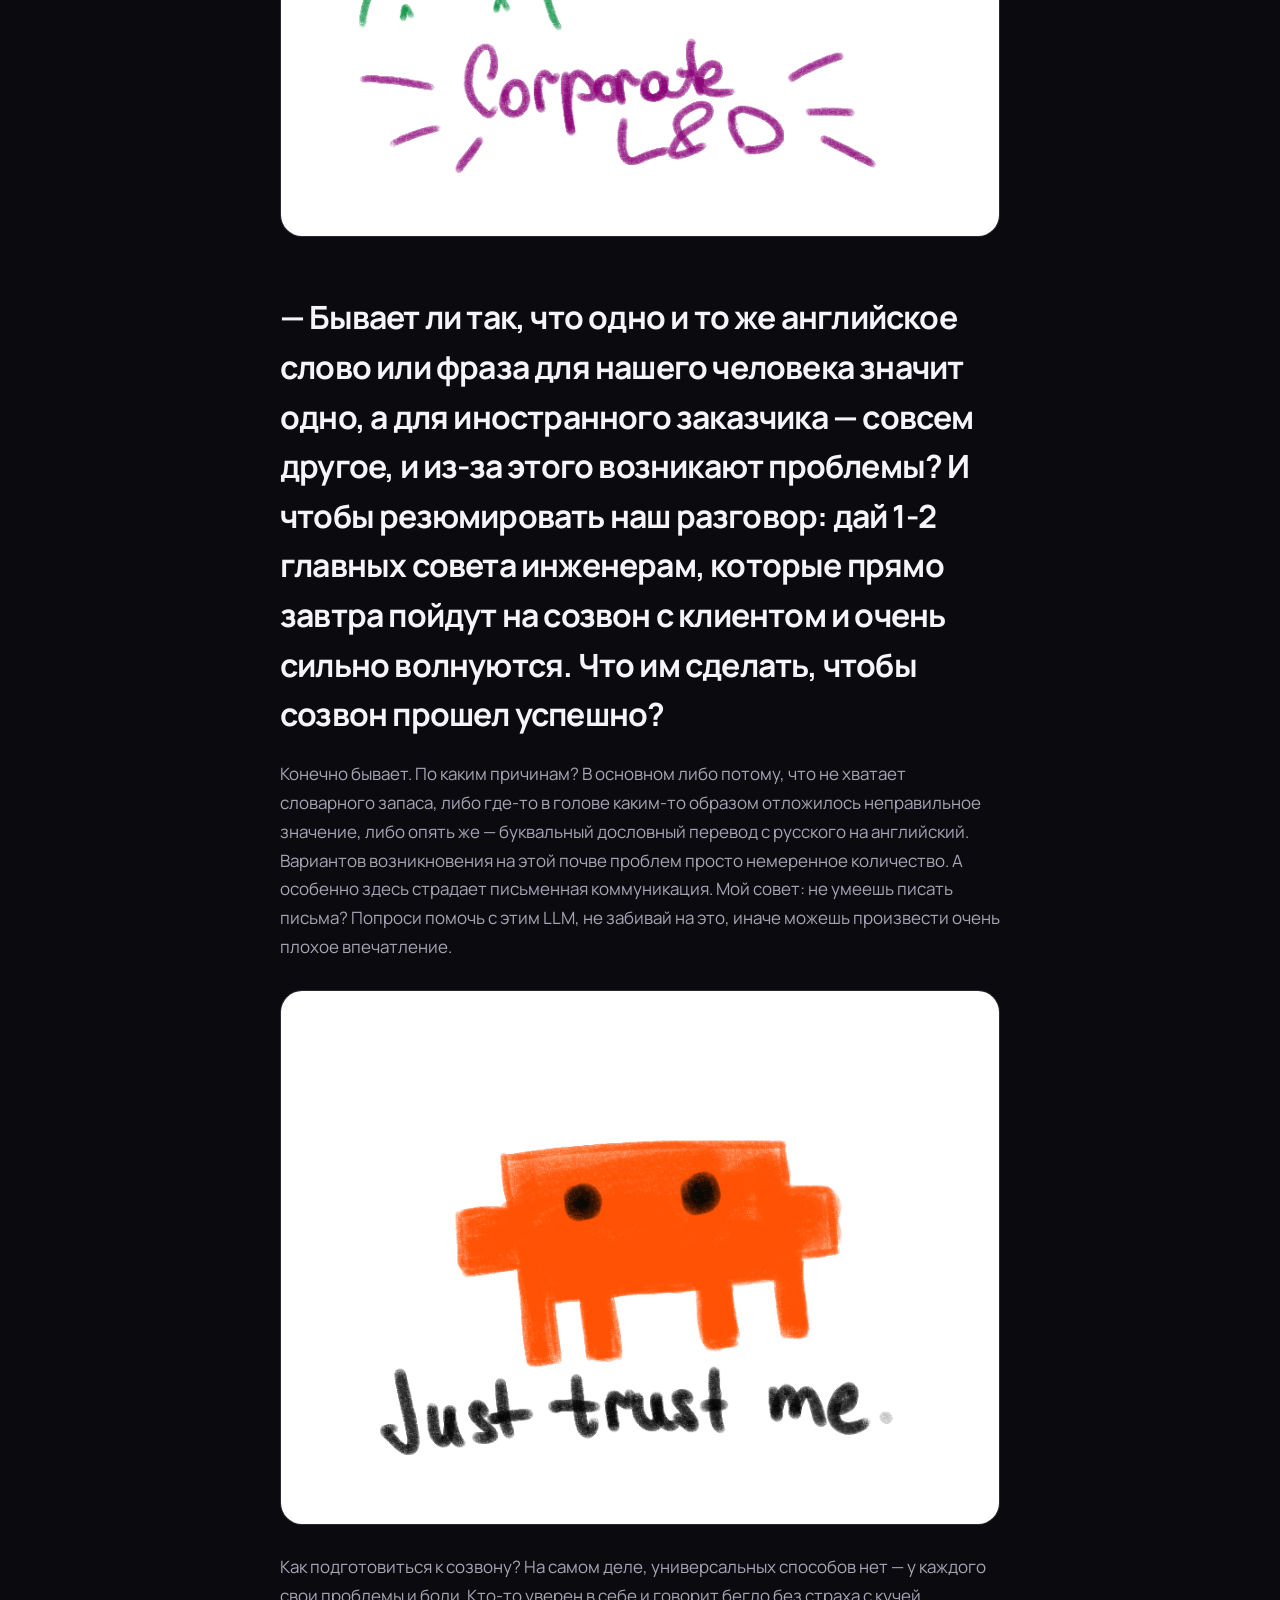
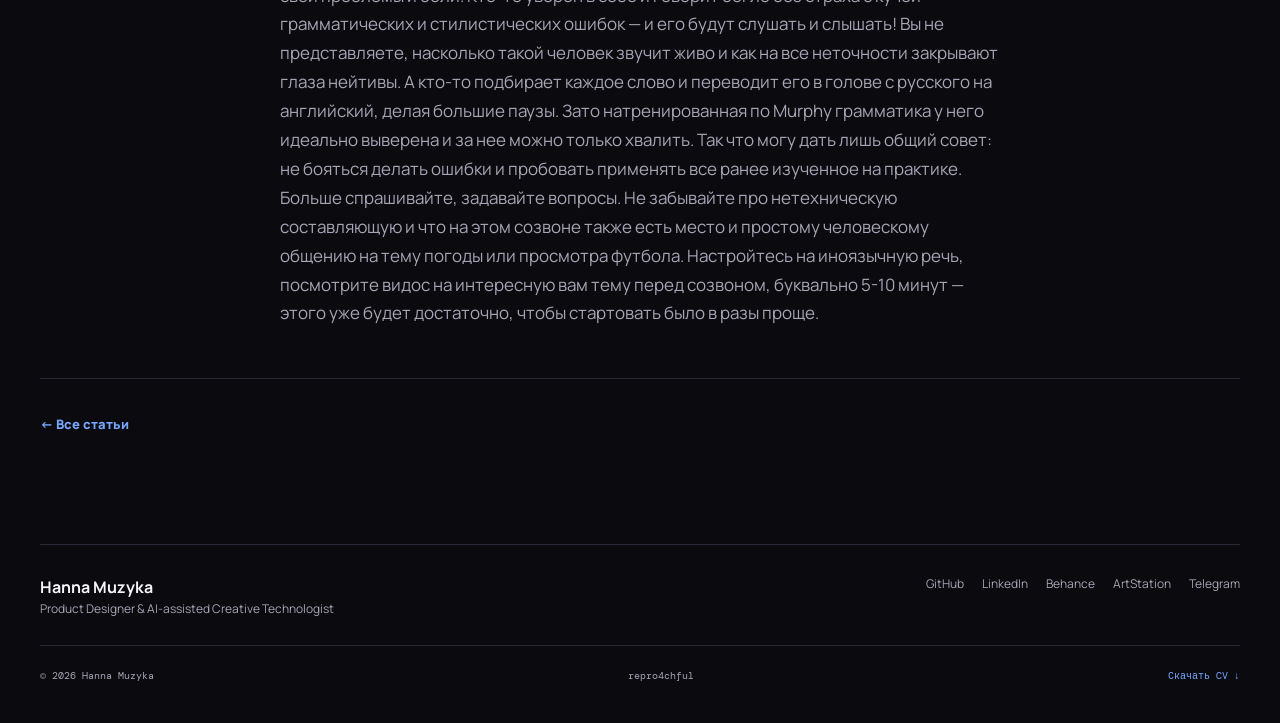
<file: blog/english-talk.html>
<!DOCTYPE html>
<html lang="ru">
<head>
  <meta charset="utf-8">
  <meta name="viewport" content="width=device-width, initial-scale=1.0">
  <title>Подкаст с Gemini 3.1 Pro — Hanna Muzyka</title>
  <meta name="description" content="Про мой опыт работы ментором/коучем, немного про английский и как с ним быть">
  <meta name="theme-color" content="#0b0b12">
  
<link rel="icon" type="image/png" sizes="192x192" href="../assets/favicon.png">
<link rel="preconnect" href="https://fonts.googleapis.com">
<link rel="preconnect" href="https://fonts.gstatic.com" crossorigin>
<link href="https://fonts.googleapis.com/css2?family=DM+Mono:wght@400;500&family=Manrope:wght@400;500;600;700;800&display=swap" rel="stylesheet">
<link rel="stylesheet" href="../css/style.css">
<style>
  /* ── Блог: дополнения к основному стилю сайта ── */
  .nav-active{color:var(--blue)!important}
  .nav-active::after{width:100%}
  .tag-badge{display:inline-block;border:1px solid rgba(119,167,255,.2);background:rgba(119,167,255,.04);border-radius:999px;padding:5px 10px;color:var(--blue-2);font:10px 'DM Mono',monospace;margin-right:6px;margin-bottom:6px}
  .blog-post-body img{display:block;width:100%;max-width:100%;height:auto!important;border-radius:var(--radius);border:1px solid var(--line);margin:28px 0;object-fit:contain}
  .blog-post-body blockquote{border-left:3px solid var(--blue);background:rgba(119,167,255,.05);border-radius:0 var(--radius) var(--radius) 0;padding:18px 24px;margin:28px 0;color:var(--muted);font-style:italic}
  .blog-post-body blockquote p{margin:0}
  .blog-post-body a{color:var(--blue);text-decoration:underline;text-underline-offset:3px}
  .blog-post-body a:hover{color:var(--blue-2)}
  .blog-post-body h1{font-size:30px;letter-spacing:-.025em;margin:48px 0 18px;color:var(--text)}
</style>

</head>
<body>
  <a href="#top" class="skip-link">Перейти к содержимому</a>
  
<header class="site-header">
    <a class="wordmark" href="../index.html" aria-label="Hanna Muzyka home">Hanna<span>Muzyka</span></a>
    <nav class="nav-links" aria-label="Main navigation">
      <a href="../index.html#about" data-i18n="nav.about">Обо мне</a>
      <a href="../index.html#work" data-i18n="nav.work">Работы</a>
      <a href="../index.html#skills" data-i18n="nav.skills">Навыки</a>
      <a href="../index.html#experience" data-i18n="nav.experience">Опыт</a>
      <a href="../blog.html" class="nav-active" data-i18n="nav.blog">Блог</a>
      <a href="../index.html#art" data-i18n="nav.art">Арт</a>
    </nav>
    <div class="header-actions">
      <button class="lang-switch" id="lang-toggle" aria-label="Switch language">EN</button>
      <a class="small-contact" href="../index.html#connect" data-i18n="nav.contact">Связаться</a>
      <button class="menu-toggle" id="menu-toggle" aria-label="Открыть меню" aria-expanded="false" aria-controls="mobile-menu"><span></span><span></span><span></span></button>
    </div>
  </header>
  <div class="mobile-menu" id="mobile-menu">
    <nav class="mobile-menu-links" aria-label="Mobile navigation">
      <a href="../index.html#about" data-i18n="nav.about">Обо мне</a>
      <a href="../index.html#work" data-i18n="nav.work">Работы</a>
      <a href="../index.html#skills" data-i18n="nav.skills">Навыки</a>
      <a href="../index.html#experience" data-i18n="nav.experience">Опыт</a>
      <a href="../blog.html" data-i18n="nav.blog">Блог</a>
      <a href="../index.html#art" data-i18n="nav.art">Арт</a>
      <a class="mobile-menu-contact" href="../index.html#connect" data-i18n="nav.contact">Связаться</a>
    </nav>
  </div>

  <main id="top" tabindex="-1">
    <article class="blog-post section-wrap" lang="ru">
      <div class="blog-post-header">
        <a class="blog-back" href="../blog.html">← Назад к блогу</a>
        <div class="blog-post-meta">
          <span>ENG</span>
          <span>2026-08-04</span>
        </div>
        <h1>Подкаст с Gemini 3.1 Pro</h1>
        <p class="blog-post-sub">Про мой опыт работы ментором/коучем, немного про английский и как с ним быть</p>
      </div>
      
      <div class="blog-post-body"><p>
<h2>— <strong>Давай начнем с базы. Почему вообще в IT, где все, казалось бы, общаются на одном техническом языке, возникает так много недопониманий с иностранным заказчиком? В чем главная причина этого "lost in translation" (трудностей перевода)?</strong></h2></p><p>
Это интересный вопрос. Ключевое выражение здесь - “технический язык”. Вижу на своей практике, что многие разработчики учат английский просто… читая документацию. Один раз разговорившись с сотрудником я задала вопрос, а-ля как он начал учить язык? Оказалось, что это self-taught случай, когда человек получил все свои знания об английском исключительно (!) из прочтения документации. И, признаюсь, тут мой мир перевернулся, потому что мы вполне неплохо с ним поговорили. Понимали друг друга, да, не без косяков, но ведь коммуникативный акт состоялся и был успешным! В моей голове сразу возникли идеи по типу “А я ведь могу ему помочь. Взять бы его, да и допилить по базе, и в целом вышло бы очень и очень даже”, - потенциал здесь было видно издалека.</p><p>
<img src="../assets/images/blog/english-talk-img-03388f25.png" alt="1.png" /></p><p>
Но вот в чем загвоздка: говорил он бегло больше про стек, проекты. А вот small talk уже подкачал, как и обсуждение будничных вещей по типу “какие твои любимые игры?” И вот здесь мы и начинаем заходить в проблемную зону. Вы когда-нибудь задумывались сколько всего надо знать чтобы просто произвести адекватное первое впечатление на иностранного клиента на созвоне? А ведь это одна из тех вещей, которую ну никак нельзя упускать из вида. Для нас, русскоговорящих людей, при общении это все выглядит не особо важно. В приоритете скорее донести какую-то информацию, презентовать себя. А вот как ответить на How are you doing? мы уже скорее забиваем. И зря, скажу я вам.</p><p>
Еще одной вытекающей из этой ветки проблемой является отсутствие навыка сглаживания углов, как не звучать too harsh и выглядеть вежливым в глазах собеседника. Да, понятно, что многие не знают даже о разнице между Can/Could в просьбах и звучат ну совсем прямолинейно - на мой взгляд, это простительно для разработчика, но а если речь идет о коммуникаторе или условном Tech Lead? Здесь уже вопрос встает ребром.</p><p>
<img src="../assets/images/blog/english-talk-img-9a5c85a7.png" alt="2.png" /></p><p>
Наименьшей проблемой, считаю, является буквальный перевод с русского на английский - на это обращать внимание скорее НЕ будут. А вот что точно режет слух, так это долгие паузы между фразами и словами. Именно с запросом на помощь с этим я работала на протяжении месяца с одним из сотрудников - мы проводили каждодневные созвоны и… просто говорили. Сначала делали мокапы интервью, на них я выясняла в чем вообще подоплека этого и где кроется причина. Потом уже обсуждали проекты, смотрели видосы, вспоминали лексику. В один день мною было принято такое решение: записываем наш звонок и потом мой собеседник наедине с собой уже рефлексирует над ним. Ведь я знаю, как важно иногда бывает просто послушать себя со стороны. И знаете что? Это и был переломный момент. Так что такую практику могу смело рекомендовать брать на вооружение :) Признаюсь, за весь мой опыт преподавания это был самый интересный и один из самых успешных кейсов. Когда я поняла, что он был успешным? Когда в один из синков мой собеседник зашел и мы начали… со small-talk. Причем вообще неожиданно для меня. На протяжении 20+ минут мы обсуждали рабочие обязанности друг друга, ситуацию на рынке труда, как приходится тюнить CV разработчиков для сейлов. Признаюсь, в тот момент было по-настоящему радостно за него, ведь он буквально перешагнул языковой барьер, который все это время мешал звучать бойко и уверенно. Итогом стало успешно пройденное интервью на английском с представителем клиента. И я считаю это нашей совместной заслугой и результатом нашей совместной слаженной работы.</p><p>
<img src="../assets/images/blog/english-talk-img-081c8202.png" alt="3.png" /></p><p>
<h2>— Очень частая история на созвонах: клиент объясняет фичу, разработчики (или лид) кивают, говорят "Yes, yes, no problem", а через неделю на демо выясняется, что поняли вообще не то. Почему наши инженеры так боятся переспрашивать, уточнять детали или говорить слово «Нет/Я не понял» иностранцу?</h2></p><p>
В первую очередь потому, что боятся показать себя в худшем свете, ведь это так сложно - сказать, что ты что-то не расслышал или не знаешь, как переводится эта фраза. Зачастую это просто стыдно сделать. И это абсолютно нормально, но на мой взгляд, гораздо более стыдно потом краснеть на демо :)</p><p>
Вторая причина: они просто не знают как переспросить, расспросить подробнее, погрузиться в детали. К тому же каждый такой созвон - это pure стресс для человека с условным B1. И неудивительно, что от этого стресса так хочется побыстрее убежать.</p><p>
Как фиксить? Либо взять человека на L&D, который будет точечно прорабатывать такие вопросы, либо проводить тренинги, вебинары, семинары, конференции - в общем, все, что на нынешнем рынке предлагают специалисты.</p><p>
<img src="../assets/images/blog/english-talk-img-2dbd0629.png" alt="4.png" /></p><p>
<h2>— Бывает ли так, что одно и то же английское слово или фраза для нашего человека значит одно, а для иностранного заказчика — совсем другое, и из-за этого возникают проблемы? И чтобы резюмировать наш разговор: дай 1-2 главных совета инженерам, которые прямо завтра пойдут на созвон с клиентом и очень сильно волнуются. Что им сделать, чтобы созвон прошел успешно?</h2></p><p>
Конечно бывает. По каким причинам? В основном либо потому, что не хватает словарного запаса, либо где-то в голове каким-то образом отложилось неправильное значение, либо опять же — буквальный дословный перевод с русского на английский. Вариантов возникновения на этой почве проблем просто немеренное количество. А особенно здесь страдает письменная коммуникация. Мой совет: не умеешь писать письма? Попроси помочь с этим LLM, не забивай на это, иначе можешь произвести очень плохое впечатление.</p><p>
<img src="../assets/images/blog/english-talk-img-5751a772.png" alt="6.png" /></p><p>
Как подготовиться к созвону? На самом деле, универсальных способов нет — у каждого свои проблемы и боли. Кто-то уверен в себе и говорит бегло без страха с кучей грамматических и стилистических ошибок — и его будут слушать и слышать! Вы не представляете, насколько такой человек звучит живо и как на все неточности закрывают глаза нейтивы. А кто-то подбирает каждое слово и переводит его в голове с русского на английский, делая большие паузы. Зато натренированная по Murphy грамматика у него идеально выверена и за нее можно только хвалить. Так что могу дать лишь общий совет: не бояться делать ошибки и пробовать применять все ранее изученное на практике. Больше спрашивайте, задавайте вопросы. Не забывайте про нетехническую составляющую и что на этом созвоне также есть место и простому человескому общению на тему погоды или просмотра футбола. Настройтесь на иноязычную речь, посмотрите видос на интересную вам тему перед созвоном, буквально 5-10 минут — этого уже будет достаточно, чтобы стартовать было в разы проще.</p><p></p></div>
      <div class="blog-post-footer">
        <div class="blog-post-links">
          <a class="arrow-link" href="../blog.html">← Все статьи</a>
        </div>
      </div>
    </article>
  </main>
  
<footer class="site-footer section-wrap">
    <div><strong>Hanna Muzyka</strong><span>Product Designer & AI-assisted Creative Technologist</span></div>
    <div class="footer-links">
      <a href="https://github.com/KyuuketsukiAkado" target="_blank" rel="noopener noreferrer">GitHub</a>
      <a href="https://www.linkedin.com/in/hannamuzyka/" target="_blank" rel="noopener noreferrer">LinkedIn</a>
      <a href="https://www.behance.net/repro4chful" target="_blank" rel="noopener noreferrer">Behance</a>
      <a href="https://www.artstation.com/repro4chful" target="_blank" rel="noopener noreferrer">ArtStation</a>
      <a href="https://t.me/KyuuketsukiAkado" target="_blank" rel="noopener noreferrer">Telegram</a>
    </div>
    <div class="footer-bottom"><span>© 2026 Hanna Muzyka</span><span>repro4chful</span><a href="../assets/Hanna-Muzyka-Resume.pdf" download>Скачать CV ↓</a></div>
  </footer>

  <script src="../js/main.js"></script>
</body>
</html>
</file>
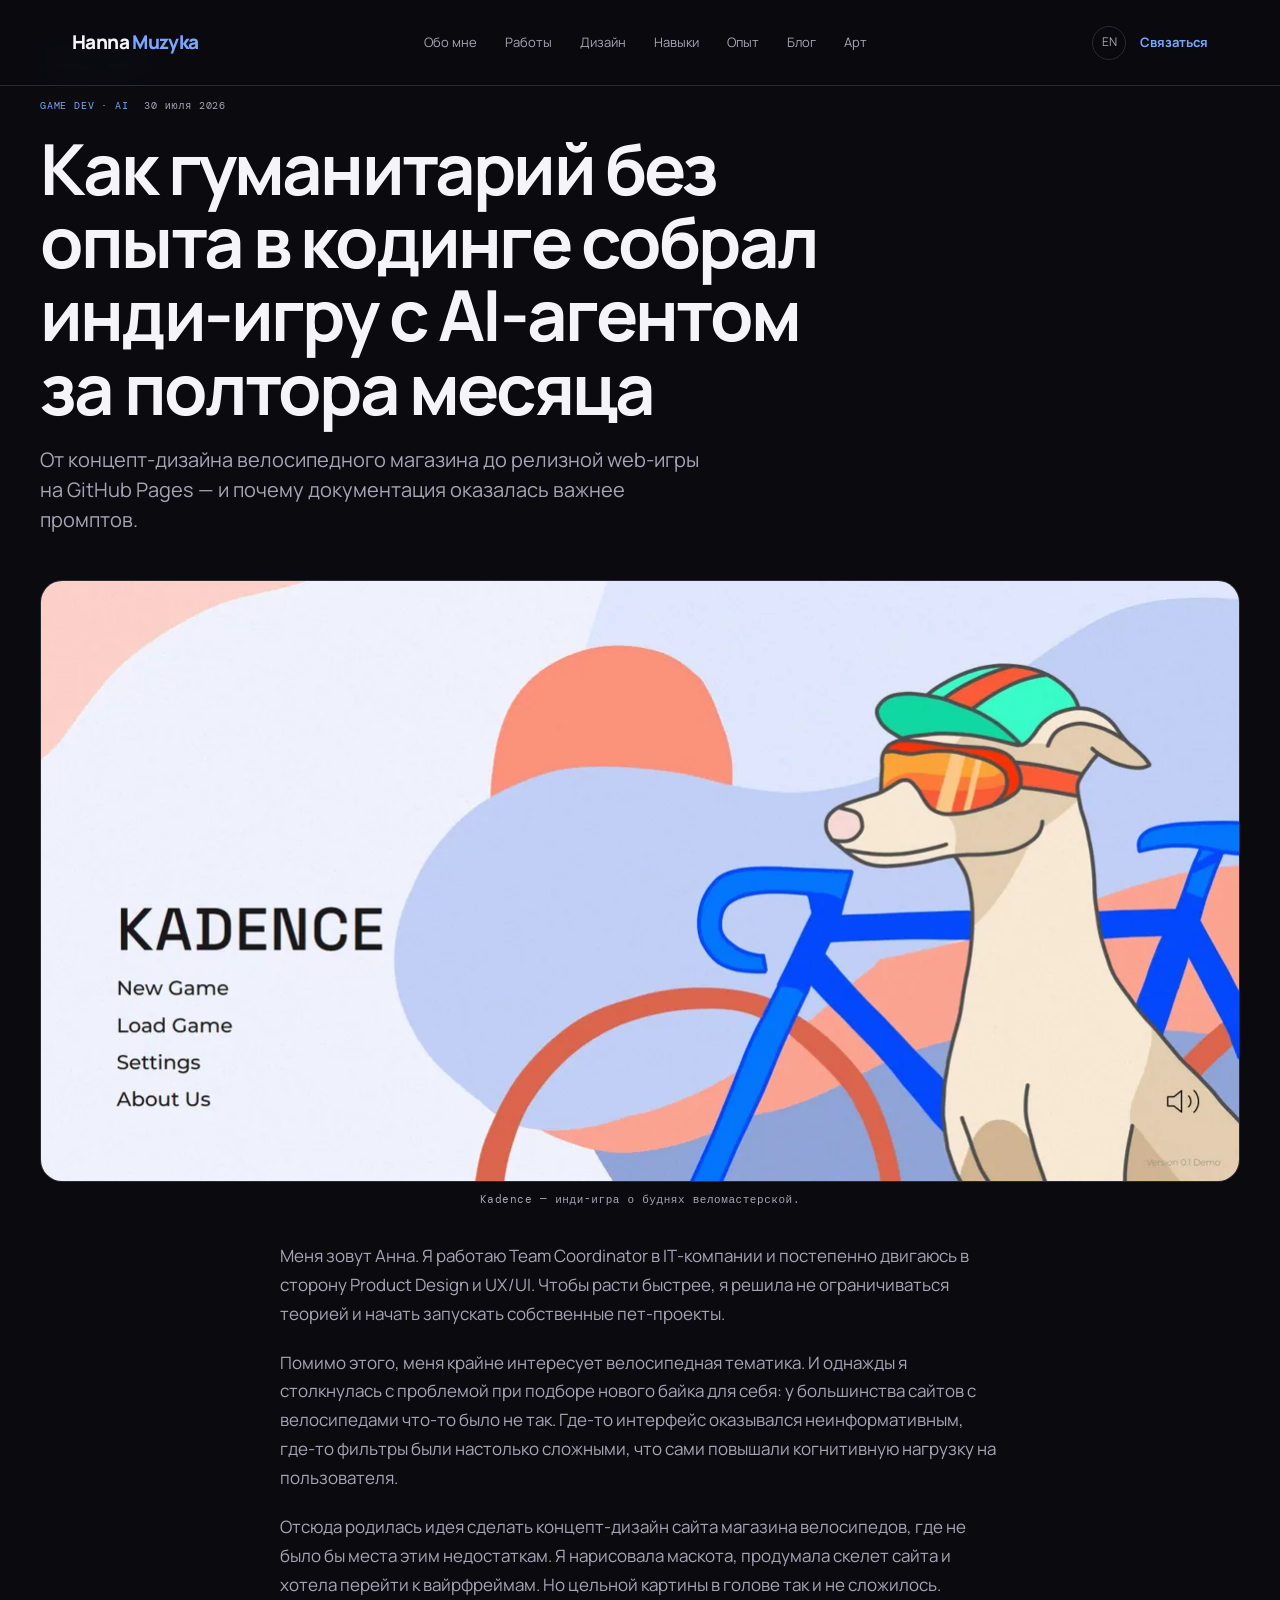
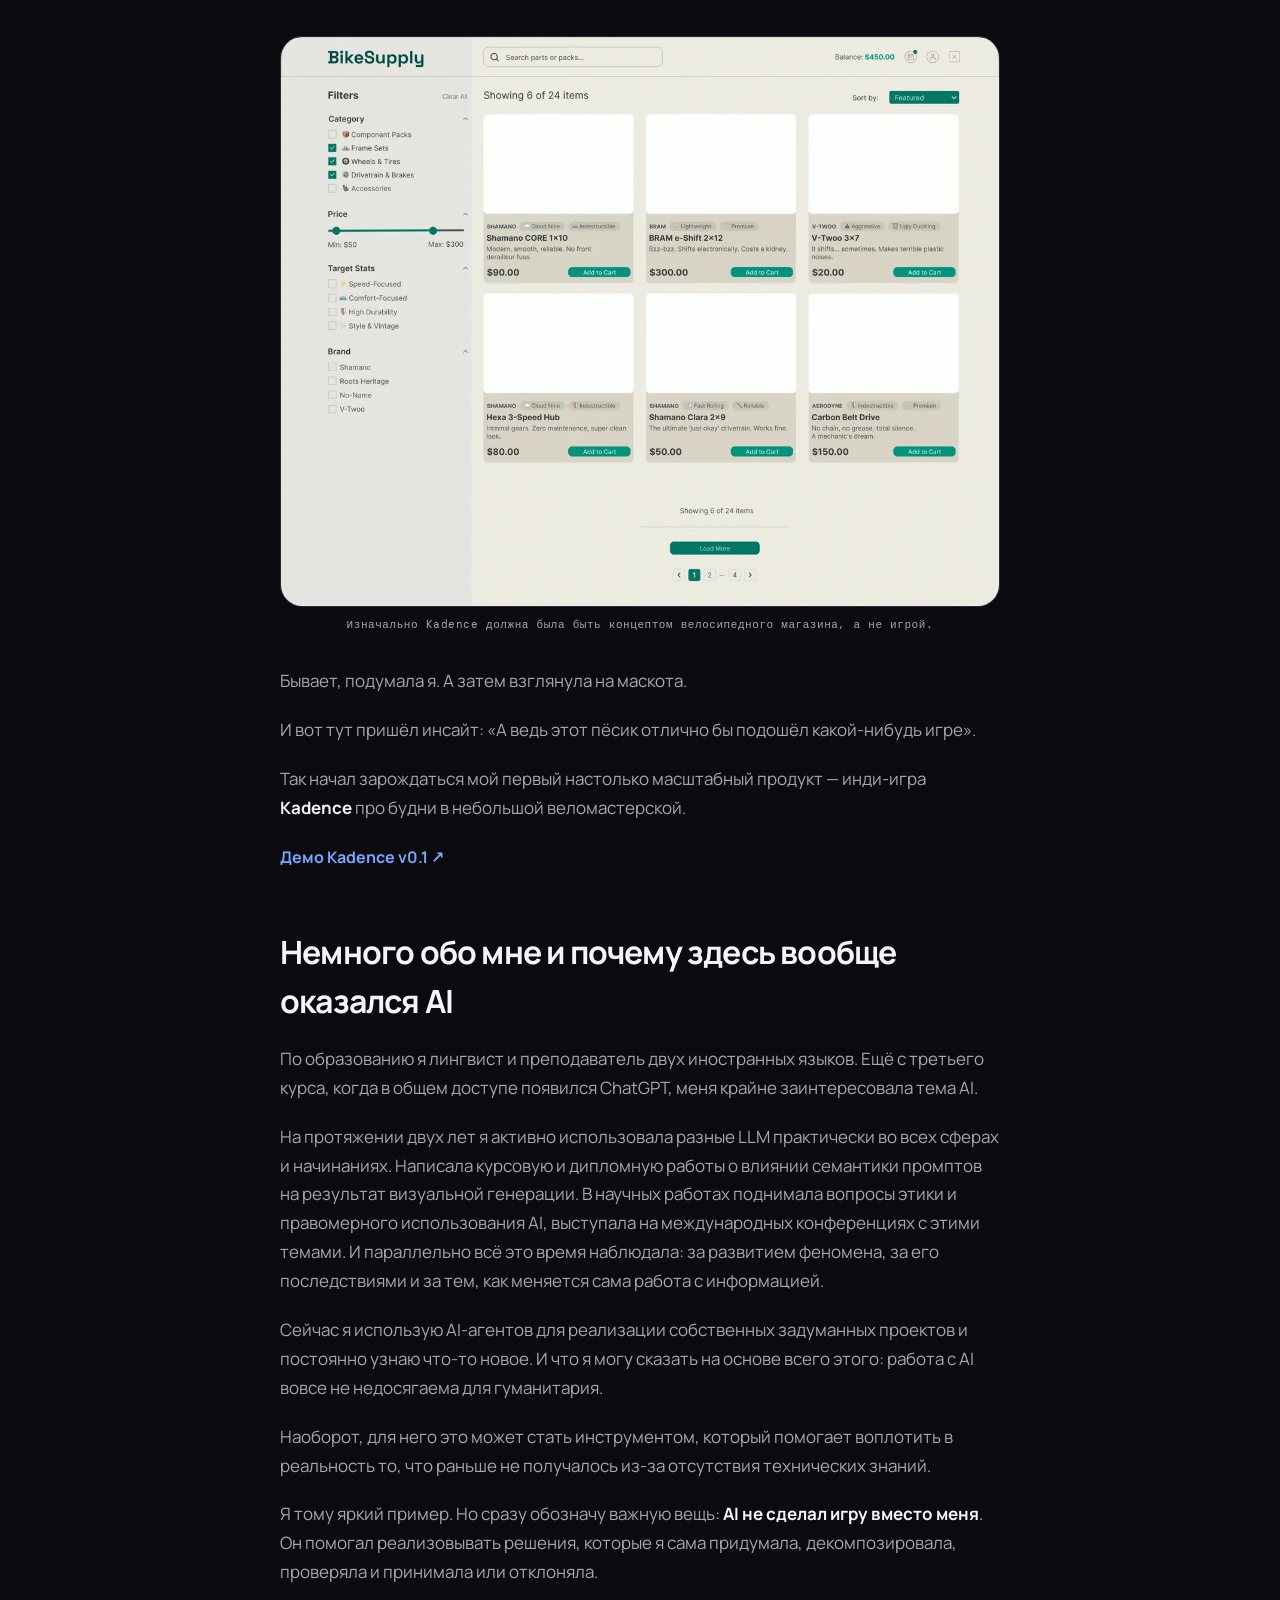
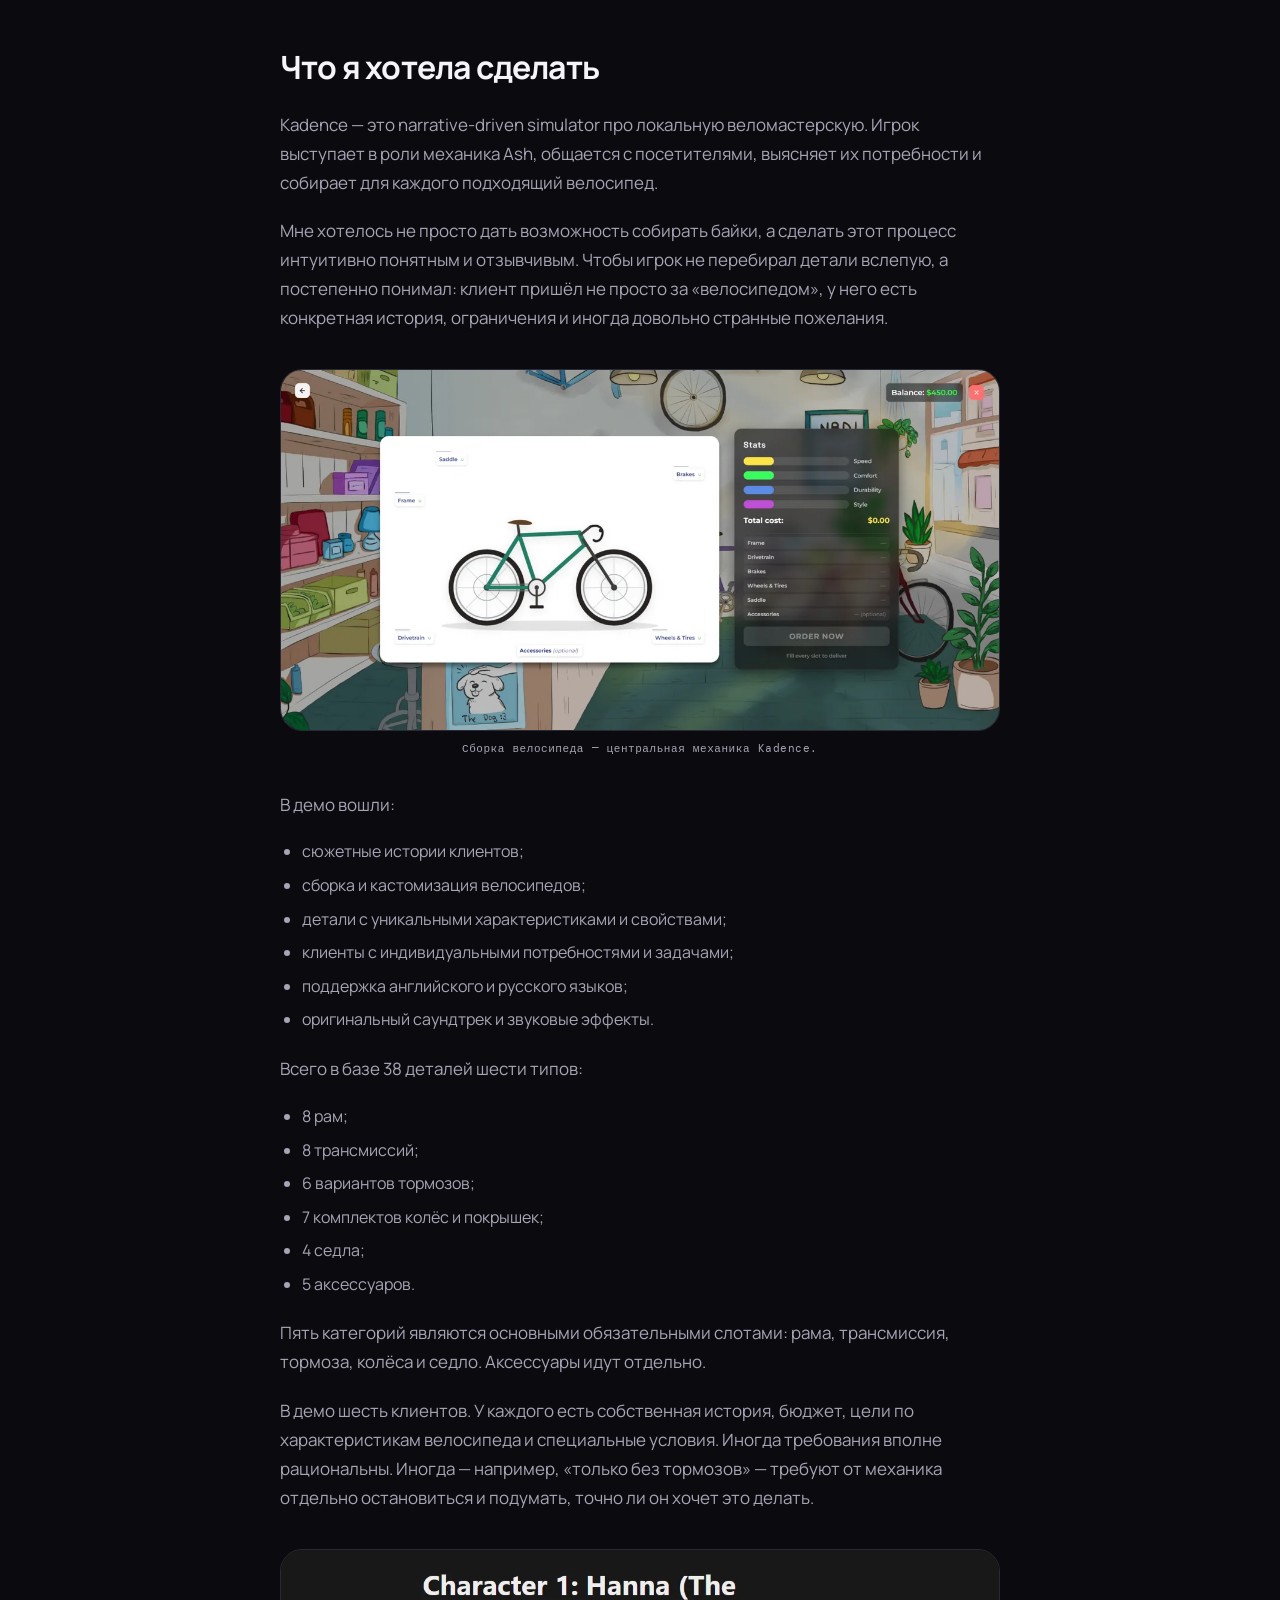
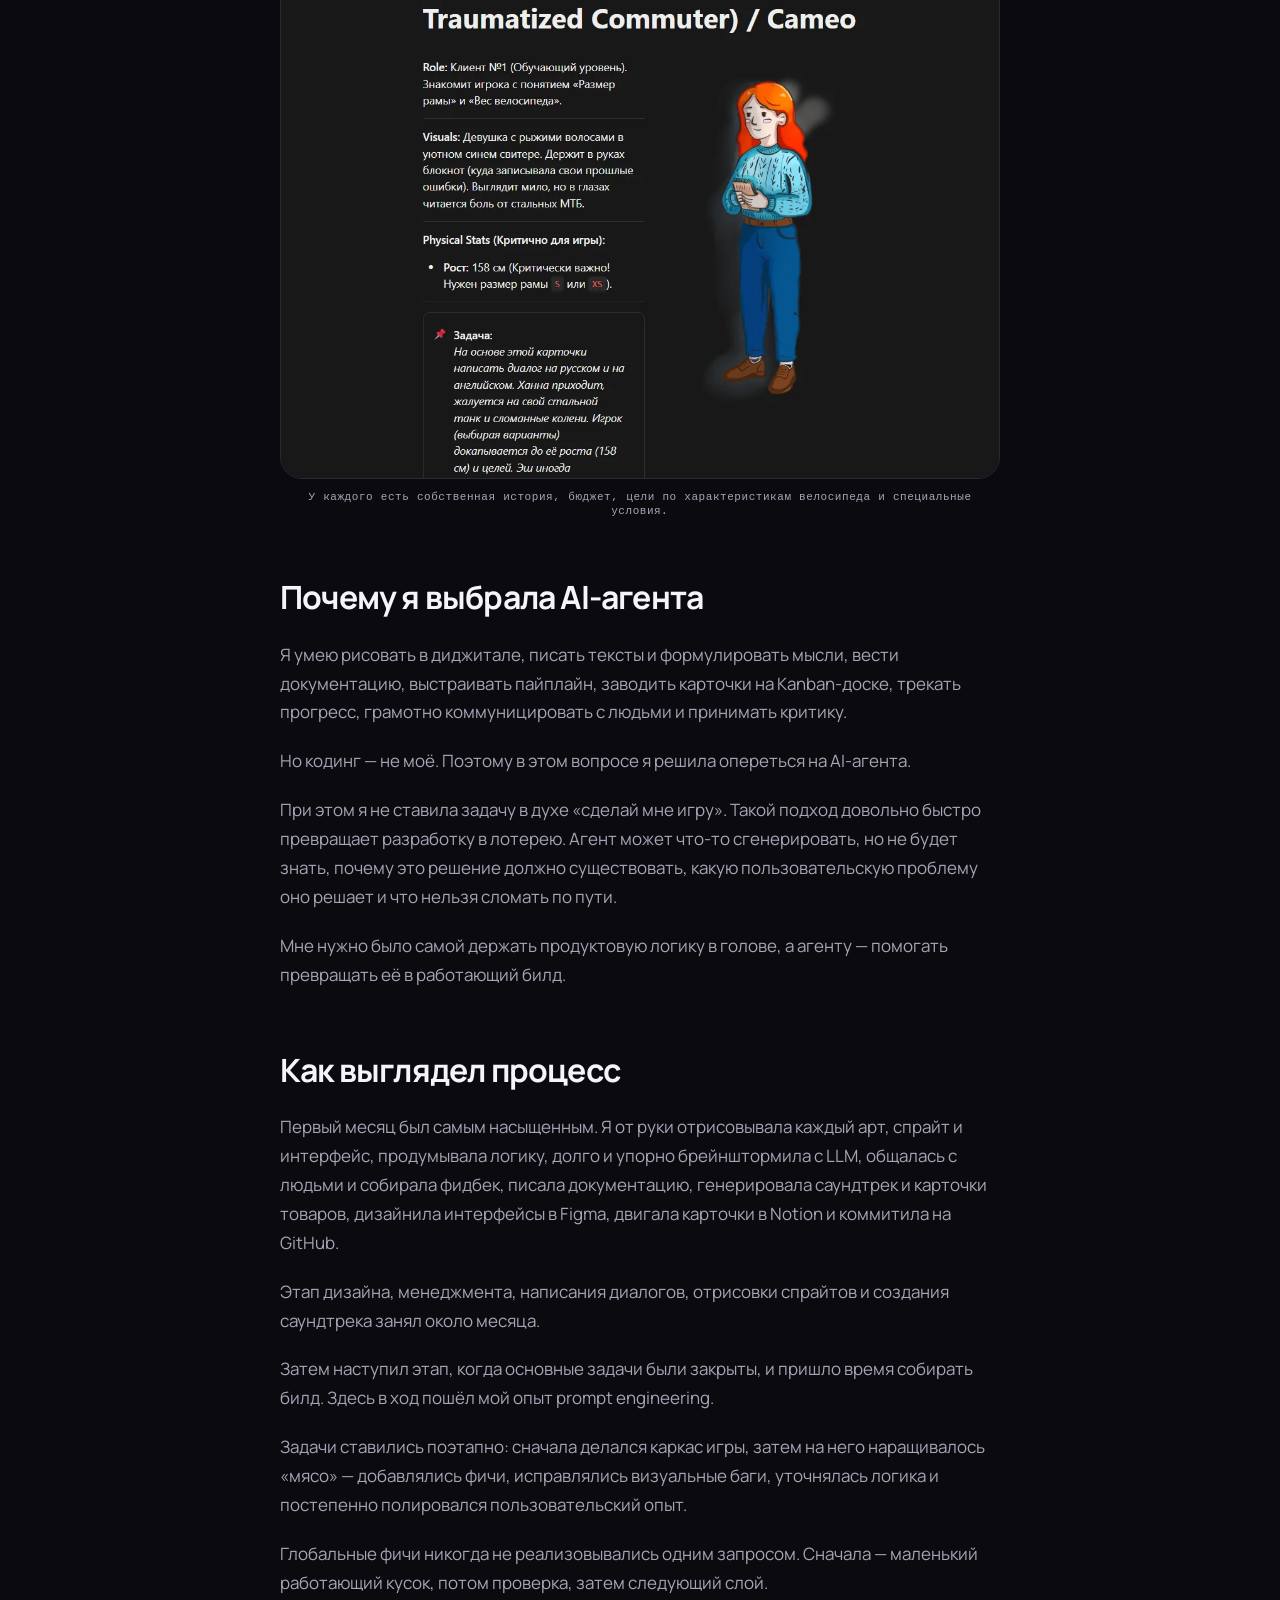
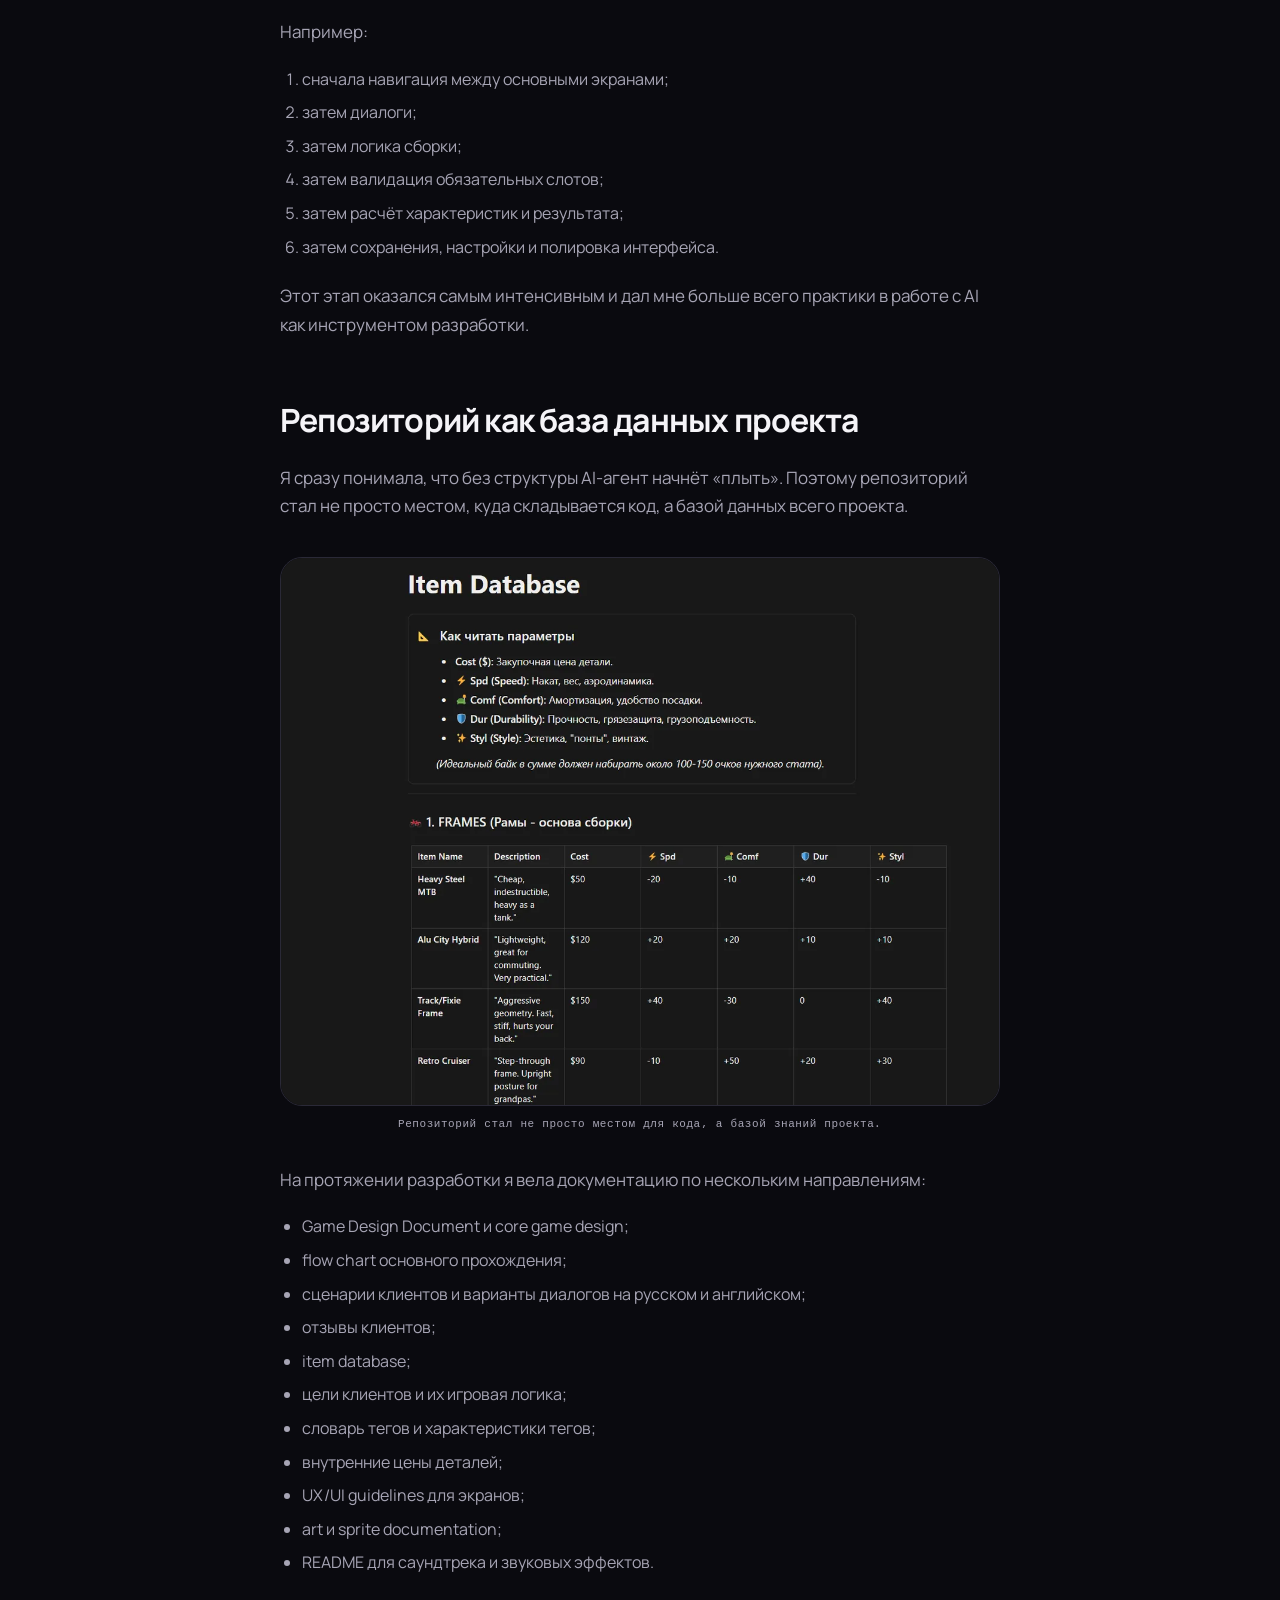
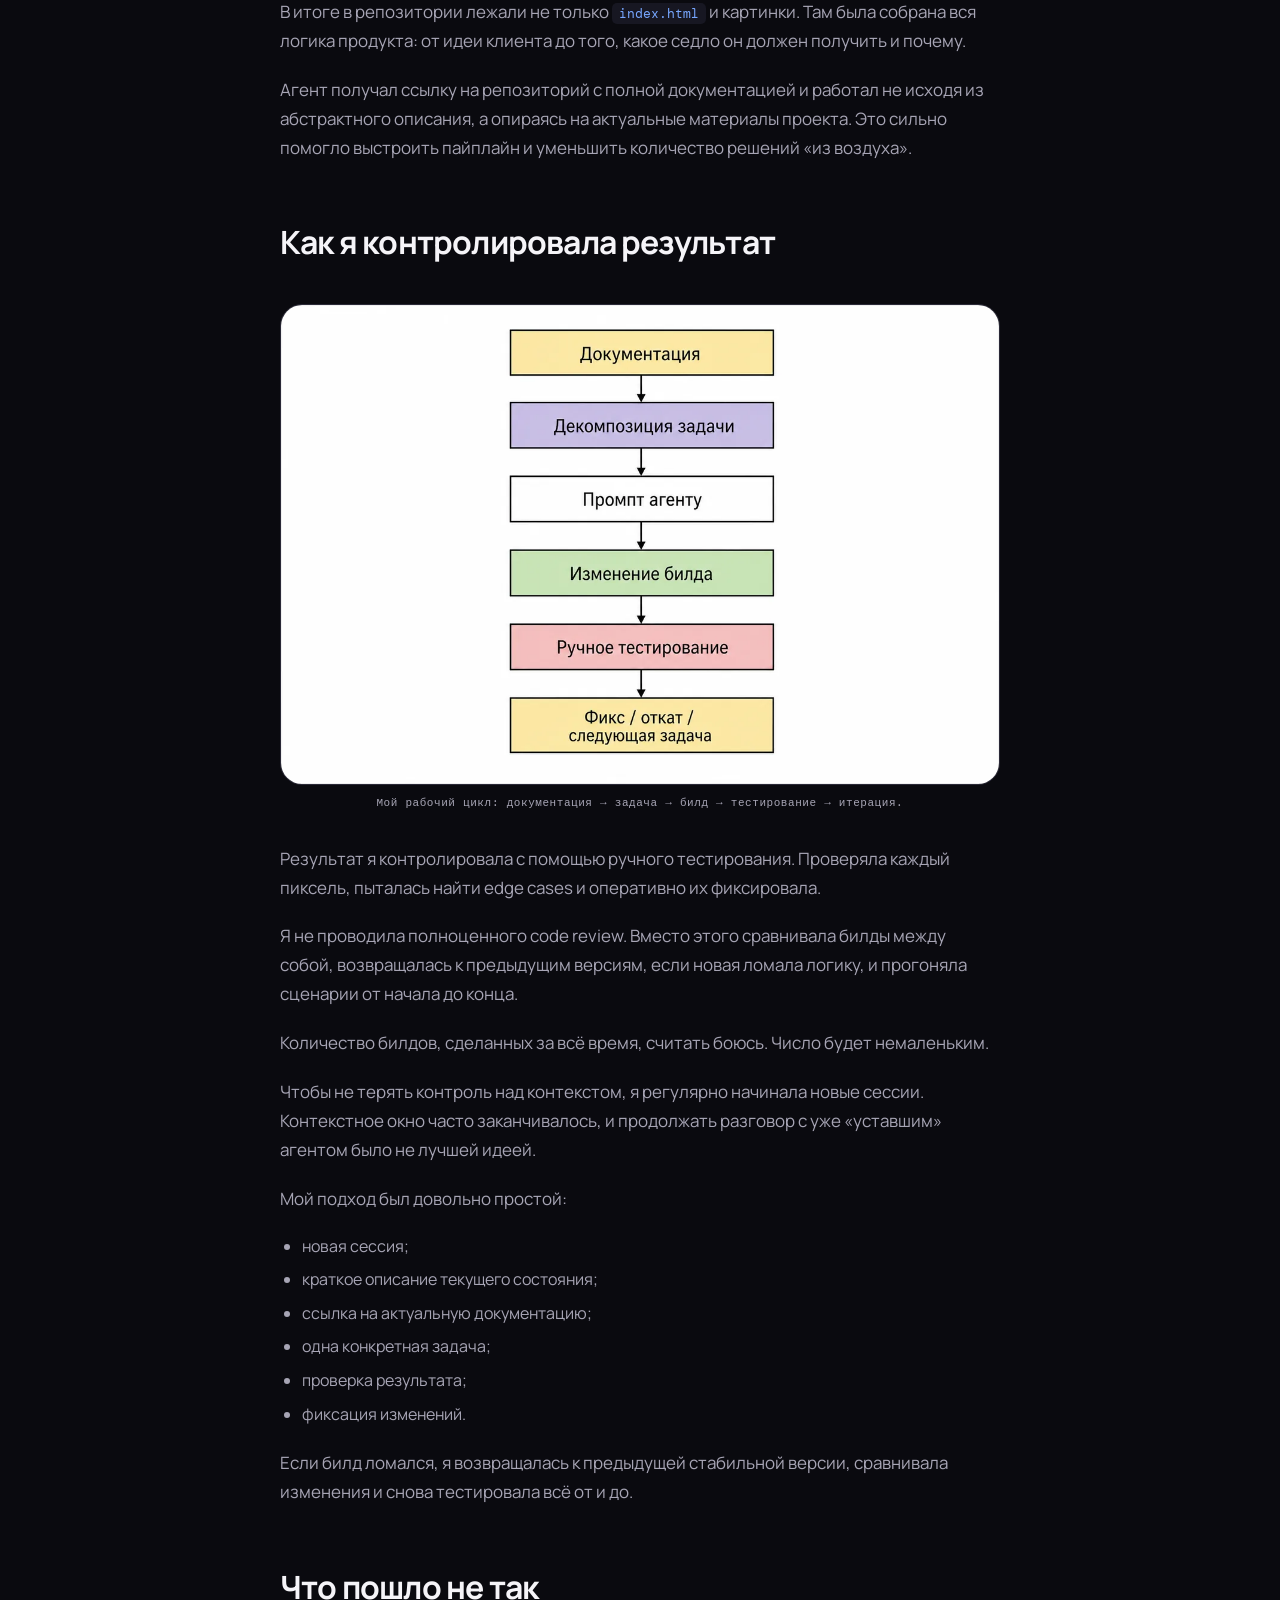
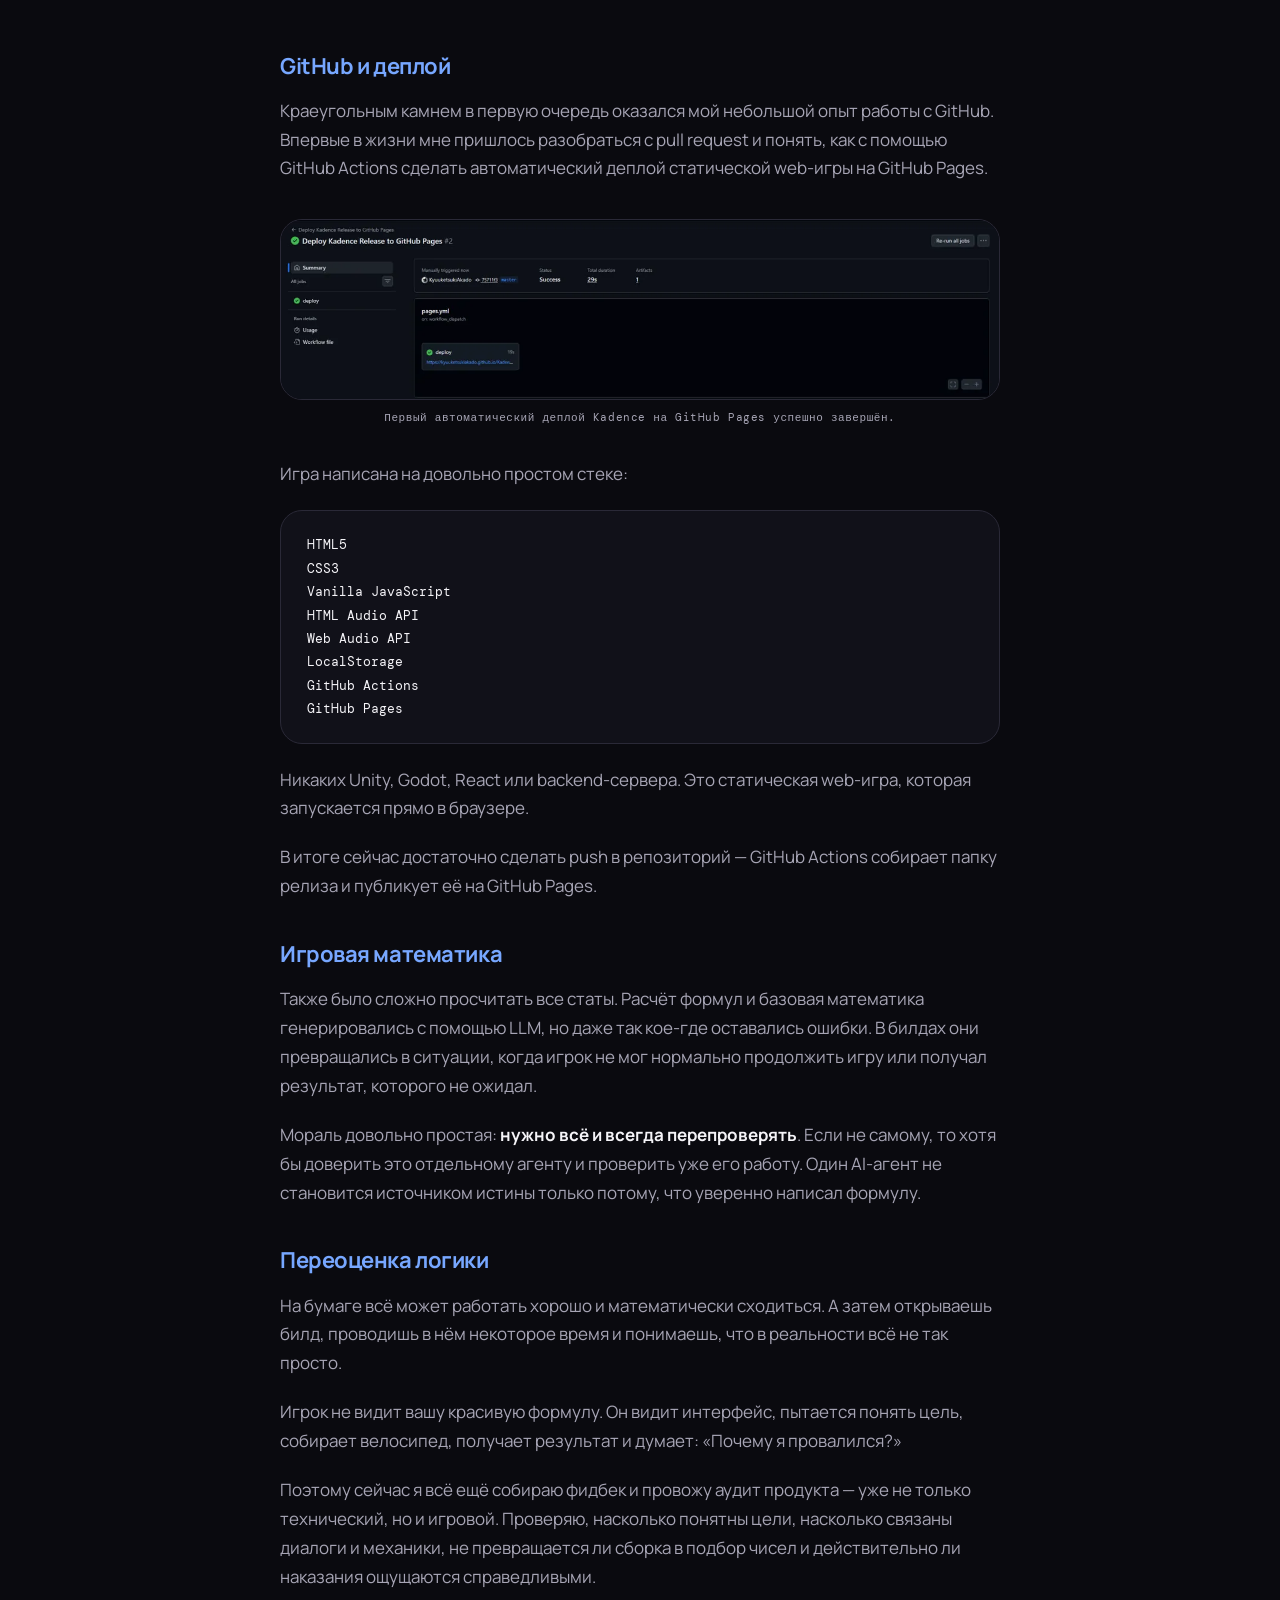
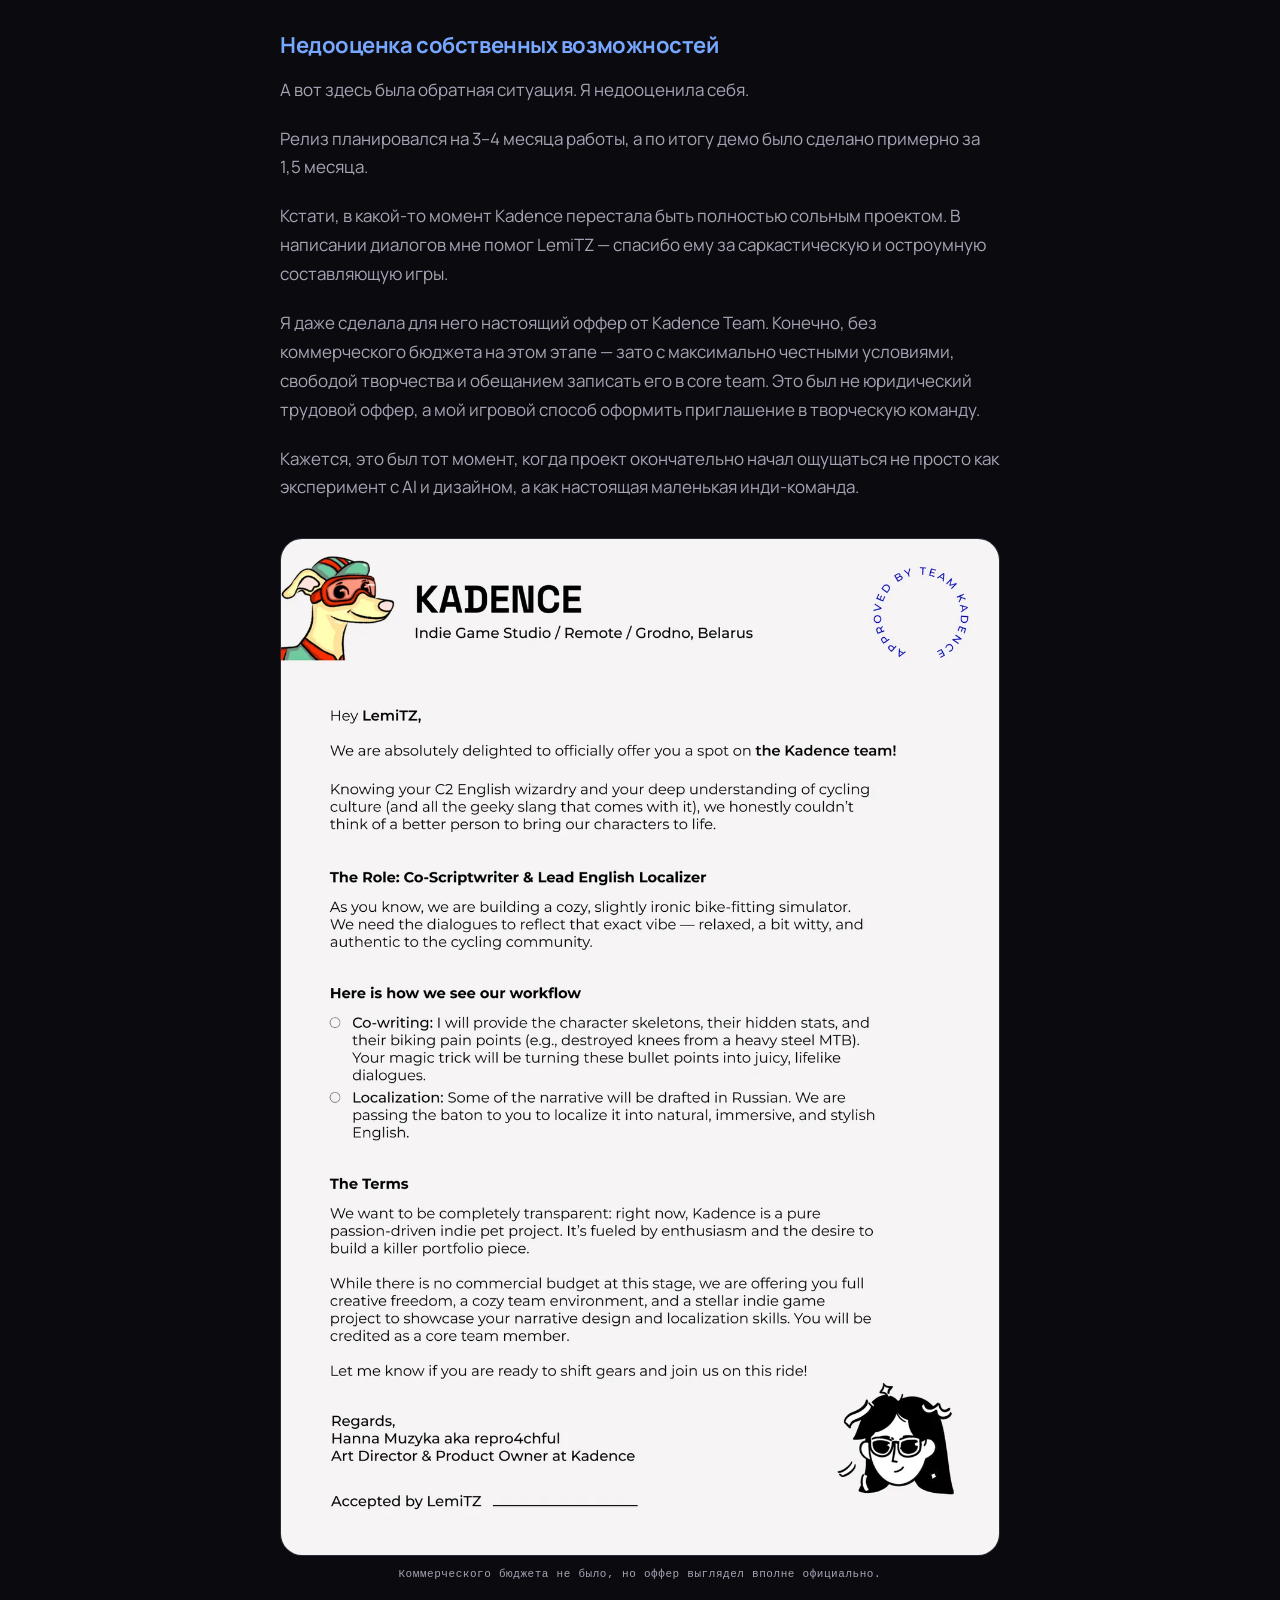
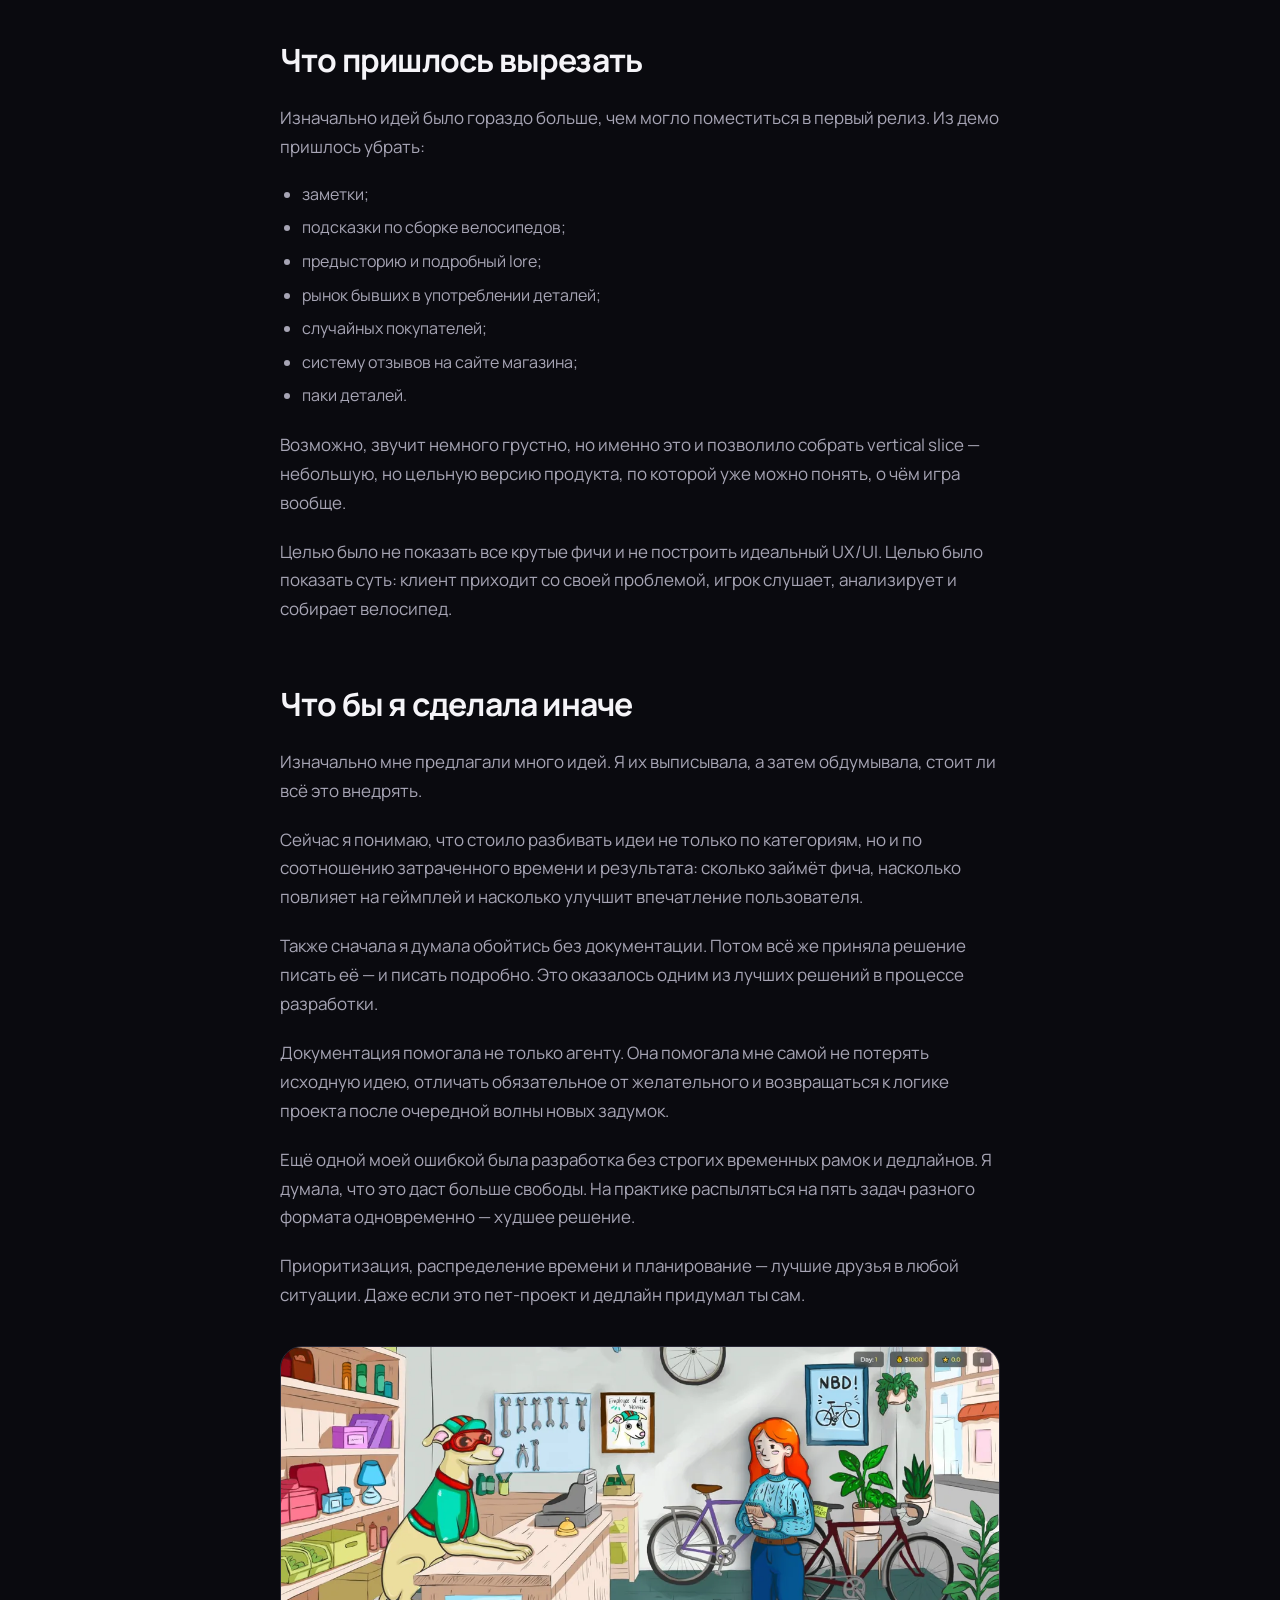
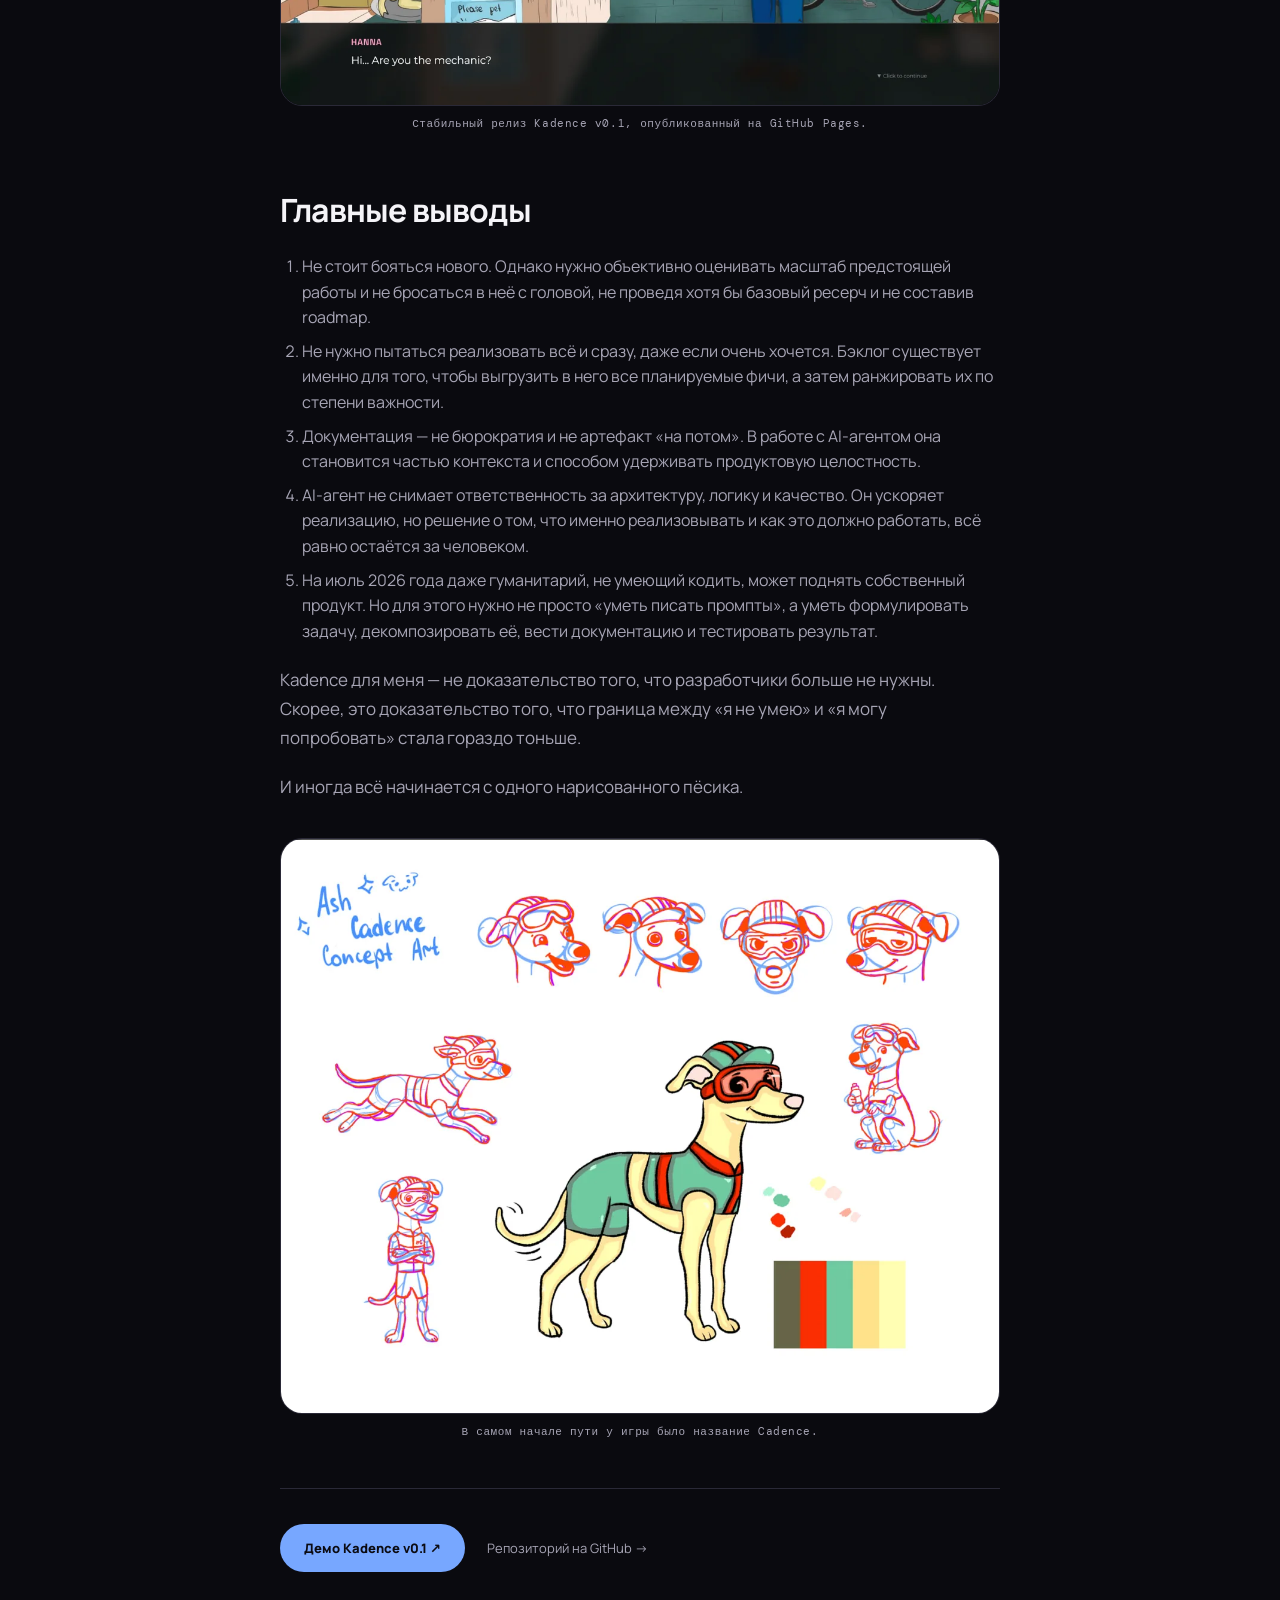
<file: blog/kadence-ai.html>
<!doctype html>
<html lang="ru">
<head>
  <meta charset="utf-8">
  <meta name="viewport" content="width=device-width, initial-scale=1">
  <meta name="description" content="Как гуманитарий без опыта в кодинге собрал инди-игру с AI-агентом за полтора месяца — статья Анны Музыки">
  <meta name="twitter:card" content="summary_large_image">
  <meta name="twitter:title" content="Как гуманитарий без опыта в кодинге собрал инди-игру с AI-агентом за полтора месяца">
  <meta name="twitter:description" content="От концепт-дизайна велосипедного магазина до релизной web-игры на GitHub Pages">
  <meta name="twitter:image" content="https://kyuuketsukiakado.github.io/hannamuzyka/assets/og/og-blog.jpg">
  <meta name="theme-color" content="#0b0b12">
  <meta property="og:type" content="article">
  <meta property="og:url" content="https://kyuuketsukiakado.github.io/hannamuzyka/blog/kadence-ai.html">
  <meta property="og:title" content="Как гуманитарий без опыта в кодинге собрал инди-игру с AI-агентом за полтора месяца">
  <meta property="og:description" content="От концепт-дизайна велосипедного магазина до релизной web-игры на GitHub Pages — и почему документация оказалась важнее промптов.">
  <meta property="og:image" content="https://kyuuketsukiakado.github.io/hannamuzyka/assets/og/og-blog.jpg">
  <link rel="canonical" href="https://kyuuketsukiakado.github.io/hannamuzyka/blog/kadence-ai.html">
  <title>Блог — Как гуманитарий без опыта в кодинге собрал инди-игру с AI-агентом — Hanna Muzyka</title>
  <link rel="preconnect" href="https://fonts.googleapis.com">
  <link rel="preconnect" href="https://fonts.gstatic.com" crossorigin>
  <link href="https://fonts.googleapis.com/css2?family=DM+Mono:wght@400;500&family=Manrope:wght@400;500;600;700;800&display=swap" rel="stylesheet">
  <link rel="icon" type="image/png" sizes="192x192" href="../assets/favicon.png">
  <link rel="stylesheet" href="../css/style.css">
</head>
<body>
  <a href="#top" class="skip-link">Перейти к содержимому</a>
  <canvas class="noise-canvas" id="noise-canvas" aria-hidden="true"></canvas>
  <header class="site-header">
    <a class="wordmark" href="../index.html" aria-label="Hanna Muzyka home">Hanna<span>Muzyka</span></a>
    <nav class="nav-links" aria-label="Main navigation">
      <a href="../index.html#about" data-i18n="nav.about">Обо мне</a>
      <a href="../index.html#work" data-i18n="nav.work">Работы</a>
      <a href="../index.html#design" data-i18n="nav.design">Дизайн</a>
      <a href="../index.html#skills" data-i18n="nav.skills">Навыки</a>
      <a href="../index.html#experience" data-i18n="nav.experience">Опыт</a>
      <a href="../index.html#blog" data-i18n="nav.blog">Блог</a>
      <a href="../index.html#art" data-i18n="nav.art">Арт</a>
    </nav>
    <div class="header-actions">
      <button class="lang-switch" id="lang-toggle" aria-label="Switch language">EN</button>
      <a class="small-contact" href="../index.html#connect" data-i18n="nav.contact">Связаться</a>
      <button class="menu-toggle" id="menu-toggle" aria-label="Открыть меню" aria-expanded="false" aria-controls="mobile-menu"><span></span><span></span><span></span></button>
    </div>
  </header>
  <div class="mobile-menu" id="mobile-menu">
    <nav class="mobile-menu-links" aria-label="Mobile navigation">
      <a href="../index.html#about" data-i18n="nav.about">Обо мне</a>
      <a href="../index.html#work" data-i18n="nav.work">Работы</a>
      <a href="../index.html#design" data-i18n="nav.design">Дизайн</a>
      <a href="../index.html#skills" data-i18n="nav.skills">Навыки</a>
      <a href="../index.html#experience" data-i18n="nav.experience">Опыт</a>
      <a href="../index.html#blog" data-i18n="nav.blog">Блог</a>
      <a href="../index.html#art" data-i18n="nav.art">Арт</a>
      <a class="mobile-menu-contact" href="../index.html#connect" data-i18n="nav.contact">Связаться</a>
    </nav>
  </div>

  <main id="top" tabindex="-1">
    <article class="blog-post section-wrap" lang="ru">
      <div class="blog-post-header">
        <a class="blog-back" href="../index.html#blog">← Назад к блогу</a>
        <div class="blog-post-meta">
          <span>GAME DEV · AI</span>
          <span>30 июля 2026</span>
        </div>
        <h1>Как гуманитарий без опыта в кодинге собрал инди-игру с AI-агентом за полтора месяца</h1>
        <p class="blog-post-sub">От концепт-дизайна велосипедного магазина до релизной web-игры на GitHub Pages — и почему документация оказалась важнее промптов.</p>
      </div>

      <figure class="blog-figure">
        <img src="../assets/optimized/blog-habr-01-1200.webp" width="1200" height="601" alt="Главное меню игры Kadence" loading="lazy">
        <figcaption>Kadence — инди-игра о буднях веломастерской.</figcaption>
      </figure>

      <div class="blog-post-body">
        <p>Меня зовут Анна. Я работаю Team Coordinator в IT‑компании и постепенно двигаюсь в сторону Product Design и UX/UI. Чтобы расти быстрее, я решила не ограничиваться теорией и начать запускать собственные пет‑проекты.</p>

        <p>Помимо этого, меня крайне интересует велосипедная тематика. И однажды я столкнулась с проблемой при подборе нового байка для себя: у большинства сайтов с велосипедами что-то было не так. Где-то интерфейс оказывался неинформативным, где-то фильтры были настолько сложными, что сами повышали когнитивную нагрузку на пользователя.</p>

        <p>Отсюда родилась идея сделать концепт-дизайн сайта магазина велосипедов, где не было бы места этим недостаткам. Я нарисовала маскота, продумала скелет сайта и хотела перейти к вайрфреймам. Но цельной картины в голове так и не сложилось.</p>

        <figure class="blog-figure">
          <img src="../assets/optimized/blog-habr-02-1200.webp" width="1200" height="952" alt="Концепт велосипедного магазина" loading="lazy">
          <figcaption>Изначально Kadence должна была быть концептом велосипедного магазина, а не игрой.</figcaption>
        </figure>

        <p>Бывает, подумала я. А затем взглянула на маскота.</p>

        <p>И вот тут пришёл инсайт: «А ведь этот пёсик отлично бы подошёл какой-нибудь игре».</p>

        <p>Так начал зарождаться мой первый настолько масштабный продукт — инди-игра <strong>Kadence</strong> про будни в небольшой веломастерской.</p>

        <p class="blog-cta-link"><a href="https://kyuuketsukiakado.github.io/Kadence-Release/" target="_blank" rel="noopener noreferrer">Демо Kadence v0.1 ↗</a></p>

        <h2>Немного обо мне и почему здесь вообще оказался AI</h2>

        <p>По образованию я лингвист и преподаватель двух иностранных языков. Ещё с третьего курса, когда в общем доступе появился ChatGPT, меня крайне заинтересовала тема AI.</p>

        <p>На протяжении двух лет я активно использовала разные LLM практически во всех сферах и начинаниях. Написала курсовую и дипломную работы о влиянии семантики промптов на результат визуальной генерации. В научных работах поднимала вопросы этики и правомерного использования AI, выступала на международных конференциях с этими темами. И параллельно всё это время наблюдала: за развитием феномена, за его последствиями и за тем, как меняется сама работа с информацией.</p>

        <p>Сейчас я использую AI-агентов для реализации собственных задуманных проектов и постоянно узнаю что-то новое. И что я могу сказать на основе всего этого: работа с AI вовсе не недосягаема для гуманитария.</p>

        <p>Наоборот, для него это может стать инструментом, который помогает воплотить в реальность то, что раньше не получалось из-за отсутствия технических знаний.</p>

        <p>Я тому яркий пример. Но сразу обозначу важную вещь: <strong>AI не сделал игру вместо меня</strong>. Он помогал реализовывать решения, которые я сама придумала, декомпозировала, проверяла и принимала или отклоняла.</p>

        <h2>Что я хотела сделать</h2>

        <p>Kadence — это narrative-driven simulator про локальную веломастерскую. Игрок выступает в роли механика Ash, общается с посетителями, выясняет их потребности и собирает для каждого подходящий велосипед.</p>

        <p>Мне хотелось не просто дать возможность собирать байки, а сделать этот процесс интуитивно понятным и отзывчивым. Чтобы игрок не перебирал детали вслепую, а постепенно понимал: клиент пришёл не просто за «велосипедом», у него есть конкретная история, ограничения и иногда довольно странные пожелания.</p>

        <figure class="blog-figure">
          <img src="../assets/optimized/blog-habr-03-1200.webp" width="1200" height="601" alt="Сборка велосипеда в Kadence" loading="lazy">
          <figcaption>Сборка велосипеда — центральная механика Kadence.</figcaption>
        </figure>

        <p>В демо вошли:</p>
        <ul>
          <li>сюжетные истории клиентов;</li>
          <li>сборка и кастомизация велосипедов;</li>
          <li>детали с уникальными характеристиками и свойствами;</li>
          <li>клиенты с индивидуальными потребностями и задачами;</li>
          <li>поддержка английского и русского языков;</li>
          <li>оригинальный саундтрек и звуковые эффекты.</li>
        </ul>

        <p>Всего в базе 38 деталей шести типов:</p>
        <ul>
          <li>8 рам;</li>
          <li>8 трансмиссий;</li>
          <li>6 вариантов тормозов;</li>
          <li>7 комплектов колёс и покрышек;</li>
          <li>4 седла;</li>
          <li>5 аксессуаров.</li>
        </ul>

        <p>Пять категорий являются основными обязательными слотами: рама, трансмиссия, тормоза, колёса и седло. Аксессуары идут отдельно.</p>

        <p>В демо шесть клиентов. У каждого есть собственная история, бюджет, цели по характеристикам велосипеда и специальные условия. Иногда требования вполне рациональны. Иногда — например, «только без тормозов» — требуют от механика отдельно остановиться и подумать, точно ли он хочет это делать.</p>

        <figure class="blog-figure">
          <img src="../assets/optimized/blog-habr-04-1200.webp" width="1143" height="841" alt="Клиенты с историями" loading="lazy">
          <figcaption>У каждого есть собственная история, бюджет, цели по характеристикам велосипеда и специальные условия.</figcaption>
        </figure>

        <h2>Почему я выбрала AI-агента</h2>

        <p>Я умею рисовать в диджитале, писать тексты и формулировать мысли, вести документацию, выстраивать пайплайн, заводить карточки на Kanban-доске, трекать прогресс, грамотно коммуницировать с людьми и принимать критику.</p>

        <p>Но кодинг — не моё. Поэтому в этом вопросе я решила опереться на AI-агента.</p>

        <p>При этом я не ставила задачу в духе «сделай мне игру». Такой подход довольно быстро превращает разработку в лотерею. Агент может что-то сгенерировать, но не будет знать, почему это решение должно существовать, какую пользовательскую проблему оно решает и что нельзя сломать по пути.</p>

        <p>Мне нужно было самой держать продуктовую логику в голове, а агенту — помогать превращать её в работающий билд.</p>

        <h2>Как выглядел процесс</h2>

        <p>Первый месяц был самым насыщенным. Я от руки отрисовывала каждый арт, спрайт и интерфейс, продумывала логику, долго и упорно брейнштормила с LLM, общалась с людьми и собирала фидбек, писала документацию, генерировала саундтрек и карточки товаров, дизайнила интерфейсы в Figma, двигала карточки в Notion и коммитила на GitHub.</p>

        <p>Этап дизайна, менеджмента, написания диалогов, отрисовки спрайтов и создания саундтрека занял около месяца.</p>

        <p>Затем наступил этап, когда основные задачи были закрыты, и пришло время собирать билд. Здесь в ход пошёл мой опыт prompt engineering.</p>

        <p>Задачи ставились поэтапно: сначала делался каркас игры, затем на него наращивалось «мясо» — добавлялись фичи, исправлялись визуальные баги, уточнялась логика и постепенно полировался пользовательский опыт.</p>

        <p>Глобальные фичи никогда не реализовывались одним запросом. Сначала — маленький работающий кусок, потом проверка, затем следующий слой.</p>

        <p>Например:</p>
        <ol>
          <li>сначала навигация между основными экранами;</li>
          <li>затем диалоги;</li>
          <li>затем логика сборки;</li>
          <li>затем валидация обязательных слотов;</li>
          <li>затем расчёт характеристик и результата;</li>
          <li>затем сохранения, настройки и полировка интерфейса.</li>
        </ol>

        <p>Этот этап оказался самым интенсивным и дал мне больше всего практики в работе с AI как инструментом разработки.</p>

        <h2>Репозиторий как база данных проекта</h2>

        <p>Я сразу понимала, что без структуры AI-агент начнёт «плыть». Поэтому репозиторий стал не просто местом, куда складывается код, а базой данных всего проекта.</p>

        <figure class="blog-figure">
          <img src="../assets/optimized/blog-habr-05-1200.webp" width="1200" height="913" alt="Репозиторий как база знаний" loading="lazy">
          <figcaption>Репозиторий стал не просто местом для кода, а базой знаний проекта.</figcaption>
        </figure>

        <p>На протяжении разработки я вела документацию по нескольким направлениям:</p>
        <ul>
          <li>Game Design Document и core game design;</li>
          <li>flow chart основного прохождения;</li>
          <li>сценарии клиентов и варианты диалогов на русском и английском;</li>
          <li>отзывы клиентов;</li>
          <li>item database;</li>
          <li>цели клиентов и их игровая логика;</li>
          <li>словарь тегов и характеристики тегов;</li>
          <li>внутренние цены деталей;</li>
          <li>UX/UI guidelines для экранов;</li>
          <li>art и sprite documentation;</li>
          <li>README для саундтрека и звуковых эффектов.</li>
        </ul>

        <p>В итоге в репозитории лежали не только <code>index.html</code> и картинки. Там была собрана вся логика продукта: от идеи клиента до того, какое седло он должен получить и почему.</p>

        <p>Агент получал ссылку на репозиторий с полной документацией и работал не исходя из абстрактного описания, а опираясь на актуальные материалы проекта. Это сильно помогло выстроить пайплайн и уменьшить количество решений «из воздуха».</p>

        <h2>Как я контролировала результат</h2>

        <figure class="blog-figure">
          <img src="../assets/optimized/blog-habr-06-1200.webp" width="1200" height="800" alt="Рабочий цикл" loading="lazy">
          <figcaption>Мой рабочий цикл: документация → задача → билд → тестирование → итерация.</figcaption>
        </figure>

        <p>Результат я контролировала с помощью ручного тестирования. Проверяла каждый пиксель, пыталась найти edge cases и оперативно их фиксировала.</p>

        <p>Я не проводила полноценного code review. Вместо этого сравнивала билды между собой, возвращалась к предыдущим версиям, если новая ломала логику, и прогоняла сценарии от начала до конца.</p>

        <p>Количество билдов, сделанных за всё время, считать боюсь. Число будет немаленьким.</p>

        <p>Чтобы не терять контроль над контекстом, я регулярно начинала новые сессии. Контекстное окно часто заканчивалось, и продолжать разговор с уже «уставшим» агентом было не лучшей идеей.</p>

        <p>Мой подход был довольно простой:</p>
        <ul>
          <li>новая сессия;</li>
          <li>краткое описание текущего состояния;</li>
          <li>ссылка на актуальную документацию;</li>
          <li>одна конкретная задача;</li>
          <li>проверка результата;</li>
          <li>фиксация изменений.</li>
        </ul>

        <p>Если билд ломался, я возвращалась к предыдущей стабильной версии, сравнивала изменения и снова тестировала всё от и до.</p>

        <h2>Что пошло не так</h2>

        <h3>GitHub и деплой</h3>

        <p>Краеугольным камнем в первую очередь оказался мой небольшой опыт работы с GitHub. Впервые в жизни мне пришлось разобраться с pull request и понять, как с помощью GitHub Actions сделать автоматический деплой статической web-игры на GitHub Pages.</p>

        <figure class="blog-figure">
          <img src="../assets/optimized/blog-habr-07-1200.webp" width="1200" height="298" alt="Деплой на GitHub Pages" loading="lazy">
          <figcaption>Первый автоматический деплой Kadence на GitHub Pages успешно завершён.</figcaption>
        </figure>

        <p>Игра написана на довольно простом стеке:</p>
        <pre><code>HTML5
CSS3
Vanilla JavaScript
HTML Audio API
Web Audio API
LocalStorage
GitHub Actions
GitHub Pages</code></pre>

        <p>Никаких Unity, Godot, React или backend-сервера. Это статическая web-игра, которая запускается прямо в браузере.</p>

        <p>В итоге сейчас достаточно сделать push в репозиторий — GitHub Actions собирает папку релиза и публикует её на GitHub Pages.</p>

        <h3>Игровая математика</h3>

        <p>Также было сложно просчитать все статы. Расчёт формул и базовая математика генерировались с помощью LLM, но даже так кое-где оставались ошибки. В билдах они превращались в ситуации, когда игрок не мог нормально продолжить игру или получал результат, которого не ожидал.</p>

        <p>Мораль довольно простая: <strong>нужно всё и всегда перепроверять</strong>. Если не самому, то хотя бы доверить это отдельному агенту и проверить уже его работу. Один AI-агент не становится источником истины только потому, что уверенно написал формулу.</p>

        <h3>Переоценка логики</h3>

        <p>На бумаге всё может работать хорошо и математически сходиться. А затем открываешь билд, проводишь в нём некоторое время и понимаешь, что в реальности всё не так просто.</p>

        <p>Игрок не видит вашу красивую формулу. Он видит интерфейс, пытается понять цель, собирает велосипед, получает результат и думает: «Почему я провалился?»</p>

        <p>Поэтому сейчас я всё ещё собираю фидбек и провожу аудит продукта — уже не только технический, но и игровой. Проверяю, насколько понятны цели, насколько связаны диалоги и механики, не превращается ли сборка в подбор чисел и действительно ли наказания ощущаются справедливыми.</p>

        <h3>Недооценка собственных возможностей</h3>

        <p>А вот здесь была обратная ситуация. Я недооценила себя.</p>

        <p>Релиз планировался на 3–4 месяца работы, а по итогу демо было сделано примерно за 1,5 месяца.</p>

        <p>Кстати, в какой-то момент Kadence перестала быть полностью сольным проектом. В написании диалогов мне помог LemiTZ — спасибо ему за саркастическую и остроумную составляющую игры.</p>

        <p>Я даже сделала для него настоящий оффер от Kadence Team. Конечно, без коммерческого бюджета на этом этапе — зато с максимально честными условиями, свободой творчества и обещанием записать его в core team. Это был не юридический трудовой оффер, а мой игровой способ оформить приглашение в творческую команду.</p>

        <p>Кажется, это был тот момент, когда проект окончательно начал ощущаться не просто как эксперимент с AI и дизайном, а как настоящая маленькая инди-команда.</p>

        <figure class="blog-figure">
          <img src="../assets/optimized/blog-habr-08-1200.webp" width="1200" height="1698" alt="Оффер Kadence Team" loading="lazy">
          <figcaption>Коммерческого бюджета не было, но оффер выглядел вполне официально.</figcaption>
        </figure>

        <h2>Что пришлось вырезать</h2>

        <p>Изначально идей было гораздо больше, чем могло поместиться в первый релиз. Из демо пришлось убрать:</p>
        <ul>
          <li>заметки;</li>
          <li>подсказки по сборке велосипедов;</li>
          <li>предысторию и подробный lore;</li>
          <li>рынок бывших в употреблении деталей;</li>
          <li>случайных покупателей;</li>
          <li>систему отзывов на сайте магазина;</li>
          <li>паки деталей.</li>
        </ul>

        <p>Возможно, звучит немного грустно, но именно это и позволило собрать vertical slice — небольшую, но цельную версию продукта, по которой уже можно понять, о чём игра вообще.</p>

        <p>Целью было не показать все крутые фичи и не построить идеальный UX/UI. Целью было показать суть: клиент приходит со своей проблемой, игрок слушает, анализирует и собирает велосипед.</p>

        <h2>Что бы я сделала иначе</h2>

        <p>Изначально мне предлагали много идей. Я их выписывала, а затем обдумывала, стоит ли всё это внедрять.</p>

        <p>Сейчас я понимаю, что стоило разбивать идеи не только по категориям, но и по соотношению затраченного времени и результата: сколько займёт фича, насколько повлияет на геймплей и насколько улучшит впечатление пользователя.</p>

        <p>Также сначала я думала обойтись без документации. Потом всё же приняла решение писать её — и писать подробно. Это оказалось одним из лучших решений в процессе разработки.</p>

        <p>Документация помогала не только агенту. Она помогала мне самой не потерять исходную идею, отличать обязательное от желательного и возвращаться к логике проекта после очередной волны новых задумок.</p>

        <p>Ещё одной моей ошибкой была разработка без строгих временных рамок и дедлайнов. Я думала, что это даст больше свободы. На практике распыляться на пять задач разного формата одновременно — худшее решение.</p>

        <p>Приоритизация, распределение времени и планирование — лучшие друзья в любой ситуации. Даже если это пет-проект и дедлайн придумал ты сам.</p>

        <figure class="blog-figure">
          <img src="../assets/optimized/blog-habr-09-1200.webp" width="1200" height="599" alt="Релиз Kadence v0.1" loading="lazy">
          <figcaption>Стабильный релиз Kadence v0.1, опубликованный на GitHub Pages.</figcaption>
        </figure>

        <h2>Главные выводы</h2>

        <ol>
          <li>Не стоит бояться нового. Однако нужно объективно оценивать масштаб предстоящей работы и не бросаться в неё с головой, не проведя хотя бы базовый ресерч и не составив roadmap.</li>
          <li>Не нужно пытаться реализовать всё и сразу, даже если очень хочется. Бэклог существует именно для того, чтобы выгрузить в него все планируемые фичи, а затем ранжировать их по степени важности.</li>
          <li>Документация — не бюрократия и не артефакт «на потом». В работе с AI-агентом она становится частью контекста и способом удерживать продуктовую целостность.</li>
          <li>AI-агент не снимает ответственность за архитектуру, логику и качество. Он ускоряет реализацию, но решение о том, что именно реализовывать и как это должно работать, всё равно остаётся за человеком.</li>
          <li>На июль 2026 года даже гуманитарий, не умеющий кодить, может поднять собственный продукт. Но для этого нужно не просто «уметь писать промпты», а уметь формулировать задачу, декомпозировать её, вести документацию и тестировать результат.</li>
        </ol>

        <p>Kadence для меня — не доказательство того, что разработчики больше не нужны. Скорее, это доказательство того, что граница между «я не умею» и «я могу попробовать» стала гораздо тоньше.</p>

        <p>И иногда всё начинается с одного нарисованного пёсика.</p>

        <figure class="blog-figure">
          <img src="../assets/optimized/blog-habr-10-1200.webp" width="1200" height="960" alt="Ранняя версия игры Cadence" loading="lazy">
          <figcaption>В самом начале пути у игры было название Cadence.</figcaption>
        </figure>

        <div class="blog-post-footer">
          <div class="blog-post-links">
            <a class="button button-primary" href="https://kyuuketsukiakado.github.io/Kadence-Release/" target="_blank" rel="noopener noreferrer">Демо Kadence v0.1 ↗</a>
            <a class="text-link" href="https://github.com/KyuuketsukiAkado/Kadence-Release" target="_blank" rel="noopener noreferrer">Репозиторий на GitHub →</a>
          </div>
        </div>
      </div>
    </article>
  </main>

  <footer class="site-footer section-wrap">
    <div><strong>Hanna Muzyka</strong><span>Product Designer & AI-assisted Creative Technologist</span></div>
    <div class="footer-links">
      <a href="https://github.com/KyuuketsukiAkado" target="_blank" rel="noopener noreferrer">GitHub</a>
      <a href="https://www.linkedin.com/in/hannamuzyka/" target="_blank" rel="noopener noreferrer">LinkedIn</a>
      <a href="https://www.behance.net/repro4chful" target="_blank" rel="noopener noreferrer">Behance</a>
      <a href="https://www.artstation.com/repro4chful" target="_blank" rel="noopener noreferrer">ArtStation</a>
      <a href="https://t.me/KyuuketsukiAkado" target="_blank" rel="noopener noreferrer">Telegram</a>
    </div>
    <div class="footer-bottom"><span>© 2026 Hanna Muzyka</span><span>repro4chful</span><a href="../assets/Hanna-Muzyka-Resume.pdf" download>Скачать CV ↓</a></div>
  </footer>
  <script src="../js/main.js"></script>
</body>
</html>
</file>
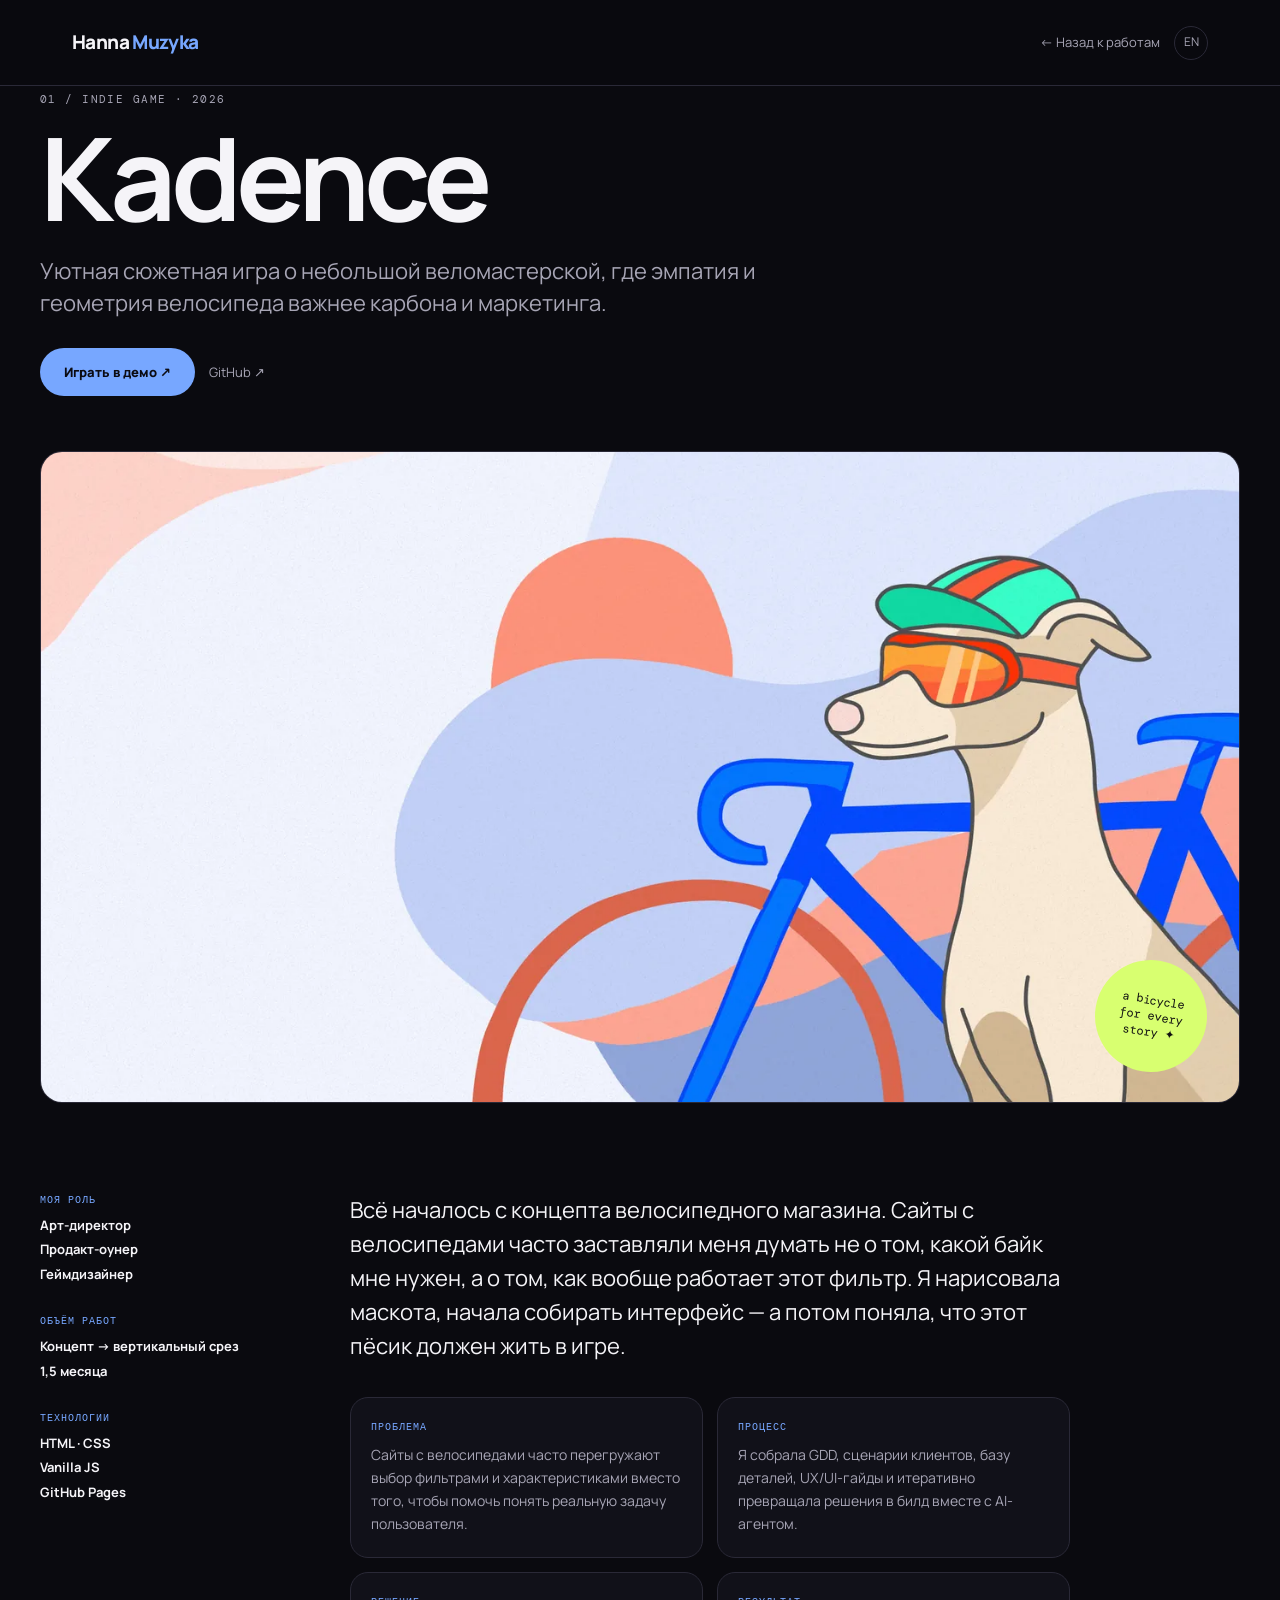
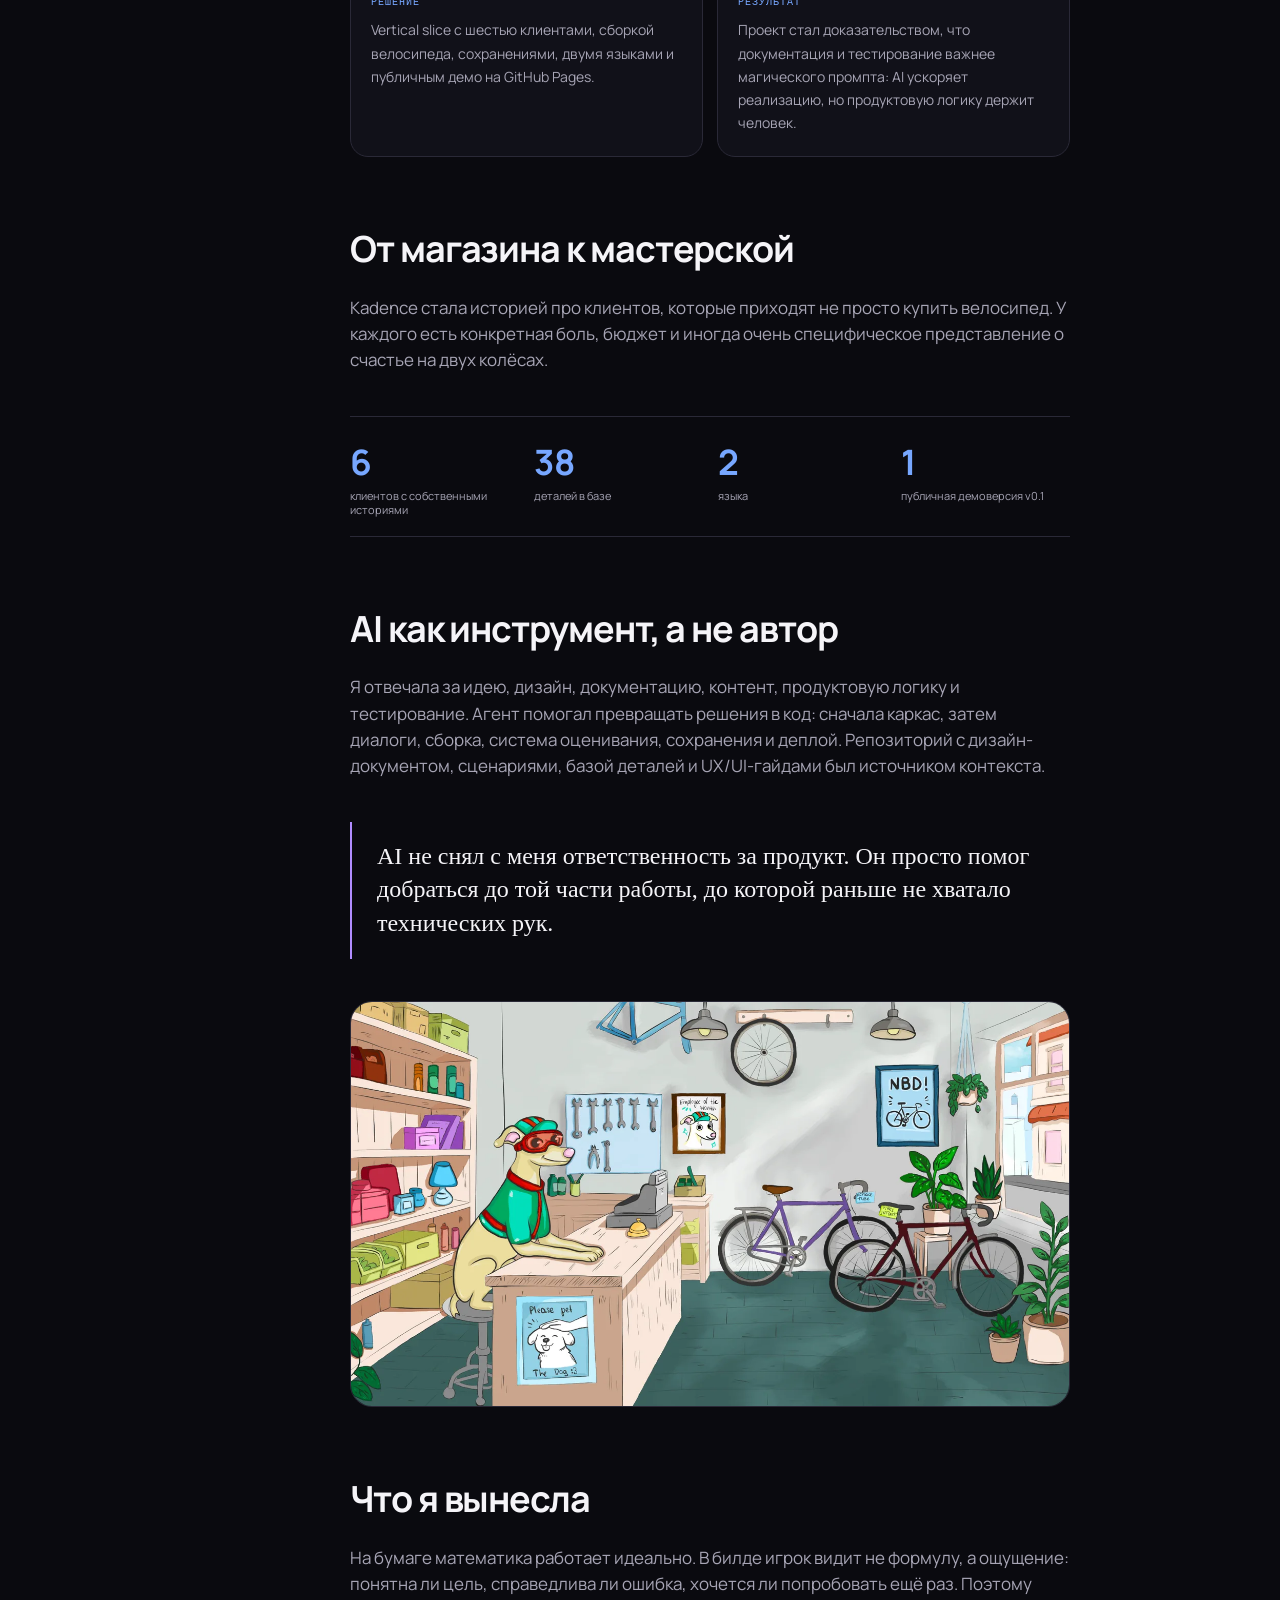
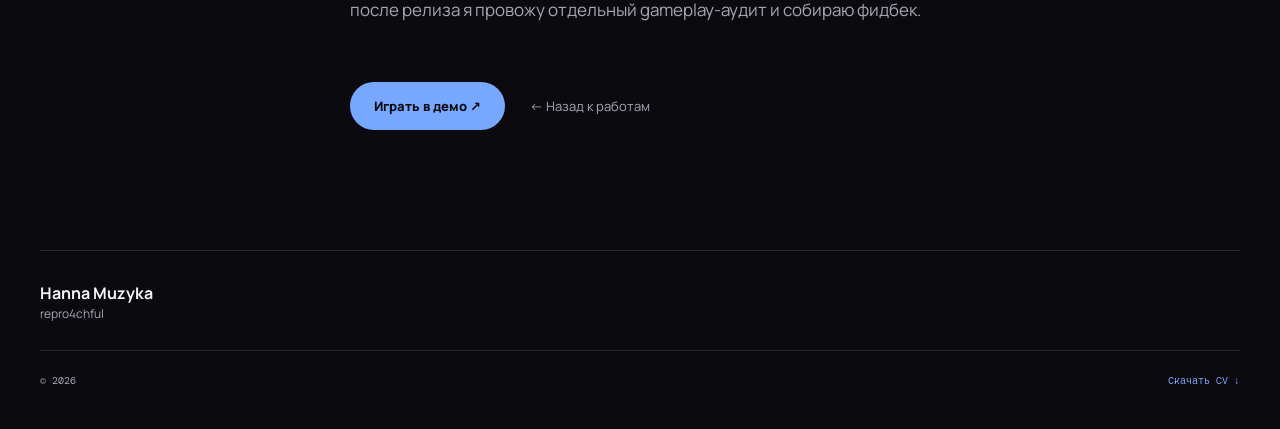
<file: projects/kadence.html>
<!doctype html><html lang="ru"><head><meta charset="utf-8"><meta name="viewport" content="width=device-width,initial-scale=1"><meta name="description" content="Kadence — кейс Hanna Muzyka о проектировании уютной web-игры с AI-assisted workflow"><meta name="theme-color" content="#0b0b12"><title>Kadence — Hanna Muzyka</title><link rel="canonical" href="https://kyuuketsukiakado.github.io/hannamuzyka/projects/kadence.html"><meta property="og:type" content="article"><meta property="og:url" content="https://kyuuketsukiakado.github.io/hannamuzyka/projects/kadence.html"><meta property="og:title" content="Kadence — Hanna Muzyka"><meta property="og:description" content="От концепта велосипедного магазина до уютной сюжетной web-игры о веломастерской."><meta property="og:image" content="https://kyuuketsukiakado.github.io/hannamuzyka/assets/og/og-kadence.jpg"><meta name="twitter:card" content="summary_large_image"><meta name="twitter:title" content="Kadence — Hanna Muzyka"><meta name="twitter:description" content="Product design и game design кейс о создании web-игры с AI-агентом."><meta name="twitter:image" content="https://kyuuketsukiakado.github.io/hannamuzyka/assets/og/og-kadence.jpg"><link rel="icon" type="image/png" sizes="192x192" href="../assets/favicon.png"><link rel="preconnect" href="https://fonts.googleapis.com"><link rel="preconnect" href="https://fonts.gstatic.com" crossorigin><link href="https://fonts.googleapis.com/css2?family=DM+Mono:wght@400;500&family=Manrope:wght@400;500;600;700;800&display=swap" rel="stylesheet"><link rel="stylesheet" href="../css/style.css"></head><body class="case-page"><a href="#top" class="skip-link">Перейти к содержимому</a><canvas class="noise-canvas" id="noise-canvas" aria-hidden="true"></canvas><header class="site-header"><a class="wordmark" href="../">Hanna<span>Muzyka</span></a><div class="header-actions"><a class="text-link" href="../" data-i18n="case.back">← Назад к работам</a><button class="lang-switch" id="lang-toggle" aria-label="Switch language">EN</button></div></header><main class="case-main section-wrap" id="top" tabindex="-1"><div class="case-hero"><p class="eyebrow">01 / INDIE GAME · 2026</p><h1>Kadence</h1><p class="case-intro" data-i18n="kadence.intro">Уютная сюжетная игра о небольшой веломастерской, где эмпатия и геометрия велосипеда важнее карбона и маркетинга.</p><div class="case-actions"><a class="button button-primary" href="https://kyuuketsukiakado.github.io/Kadence-Release/" target="_blank" rel="noopener noreferrer" data-i18n="kadence.play">Играть в демо ↗</a><a class="text-link" href="https://github.com/KyuuketsukiAkado/Kadence-Release" target="_blank" rel="noopener noreferrer">GitHub ↗</a></div></div><div class="case-cover kadence-cover"><img loading="lazy" src="../assets/optimized/project-kadence-menu-1400.webp" width="1400" height="788" alt="Kadence main menu"><div class="case-sticker">a bicycle<br>for every<br>story ✦</div></div><div class="case-body"><aside class="case-facts"><div><small data-i18n="case.role">МОЯ РОЛЬ</small><strong data-i18n="kadence.role">Арт-директор<br>Продакт-оунер<br>Геймдизайнер</strong></div><div><small data-i18n="case.scope">ОБЪЁМ РАБОТ</small><strong data-i18n="kadence.scope">Концепт → вертикальный срез<br>1,5 месяца</strong></div><div><small data-i18n="case.stack">ТЕХНОЛОГИИ</small><strong data-i18n="kadence.stack">HTML · CSS<br>Vanilla JS<br>GitHub Pages</strong></div></aside><article class="case-copy"><p class="lead" data-i18n="kadence.p1">Всё началось с концепта велосипедного магазина. Сайты с велосипедами часто заставляли меня думать не о том, какой байк мне нужен, а о том, как вообще работает этот фильтр. Я нарисовала маскота, начала собирать интерфейс — а потом поняла, что этот пёсик должен жить в игре.</p><div class="case-overview-grid"><div class="case-overview-card"><small data-i18n="case.problem">ПРОБЛЕМА</small><p data-i18n="kadence.problem">Сайты с велосипедами часто перегружают выбор фильтрами и характеристиками вместо того, чтобы помочь понять реальную задачу пользователя.</p></div><div class="case-overview-card"><small data-i18n="case.process">ПРОЦЕСС</small><p data-i18n="kadence.process">Я собрала GDD, сценарии клиентов, базу деталей, UX/UI-гайды и итеративно превращала решения в билд вместе с AI-агентом.</p></div><div class="case-overview-card"><small data-i18n="case.solution">РЕШЕНИЕ</small><p data-i18n="kadence.solution">Vertical slice с шестью клиентами, сборкой велосипеда, сохранениями, двумя языками и публичным демо на GitHub Pages.</p></div><div class="case-overview-card"><small data-i18n="case.result">РЕЗУЛЬТАТ</small><p data-i18n="kadence.result">Проект стал доказательством, что документация и тестирование важнее магического промпта: AI ускоряет реализацию, но продуктовую логику держит человек.</p></div></div><h2 data-i18n="kadence.h2a">От магазина к мастерской</h2><p data-i18n="kadence.p2">Kadence стала историей про клиентов, которые приходят не просто купить велосипед. У каждого есть конкретная боль, бюджет и иногда очень специфическое представление о счастье на двух колёсах.</p><div class="stat-grid"><div><strong>6</strong><span data-i18n="kadence.stat1">клиентов с собственными историями</span></div><div><strong>38</strong><span data-i18n="kadence.stat2">деталей в базе</span></div><div><strong>2</strong><span data-i18n="kadence.stat3">языка</span></div><div><strong>1</strong><span data-i18n="kadence.stat4">публичная демоверсия v0.1</span></div></div><h2 data-i18n="kadence.h2b">AI как инструмент, а не автор</h2><p data-i18n="kadence.p3">Я отвечала за идею, дизайн, документацию, контент, продуктовую логику и тестирование. Агент помогал превращать решения в код: сначала каркас, затем диалоги, сборка, система оценивания, сохранения и деплой. Репозиторий с дизайн-документом, сценариями, базой деталей и UX/UI-гайдами был источником контекста.</p><blockquote data-i18n="kadence.quote">AI не снял с меня ответственность за продукт. Он просто помог добраться до той части работы, до которой раньше не хватало технических рук.</blockquote><img class="case-inline-image" src="../assets/optimized/project-kadence-bg-1400.webp" width="1400" height="788" alt="Kadence workshop background"><h2 data-i18n="kadence.h2c">Что я вынесла</h2><p data-i18n="kadence.p4">На бумаге математика работает идеально. В билде игрок видит не формулу, а ощущение: понятна ли цель, справедлива ли ошибка, хочется ли попробовать ещё раз. Поэтому после релиза я провожу отдельный gameplay-аудит и собираю фидбек.</p><div class="case-links"><a class="button button-primary" href="https://kyuuketsukiakado.github.io/Kadence-Release/" target="_blank" rel="noopener noreferrer" data-i18n="kadence.play">Играть в демо ↗</a><a class="text-link" href="../" data-i18n="case.back">← Назад к работам</a></div></article></div></main><footer class="site-footer section-wrap"><div><strong>Hanna Muzyka</strong><span>repro4chful</span></div><div class="footer-bottom"><span>© 2026</span><a href="../assets/Hanna-Muzyka-Resume.pdf" download data-i18n="footer.cv">Скачать CV ↓</a></div></footer><script src="../js/main.js"></script></body></html>
</file>
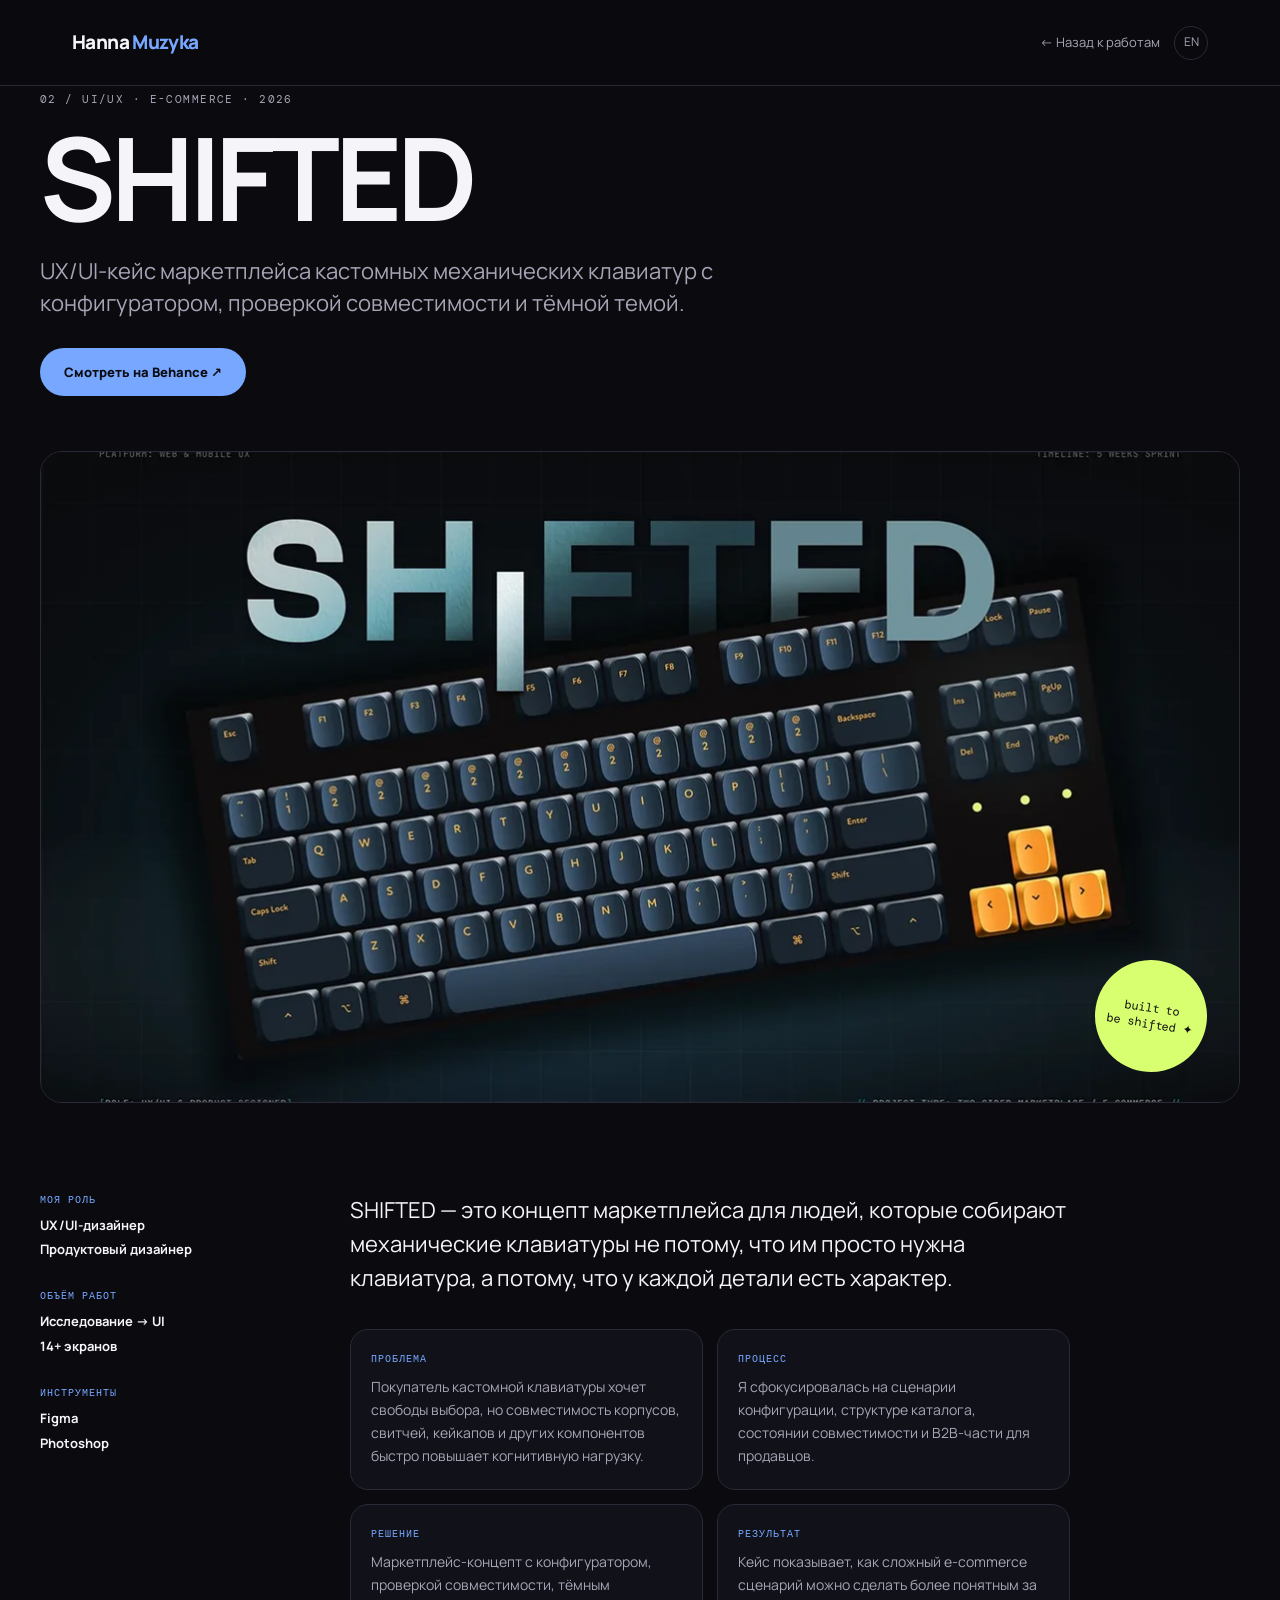
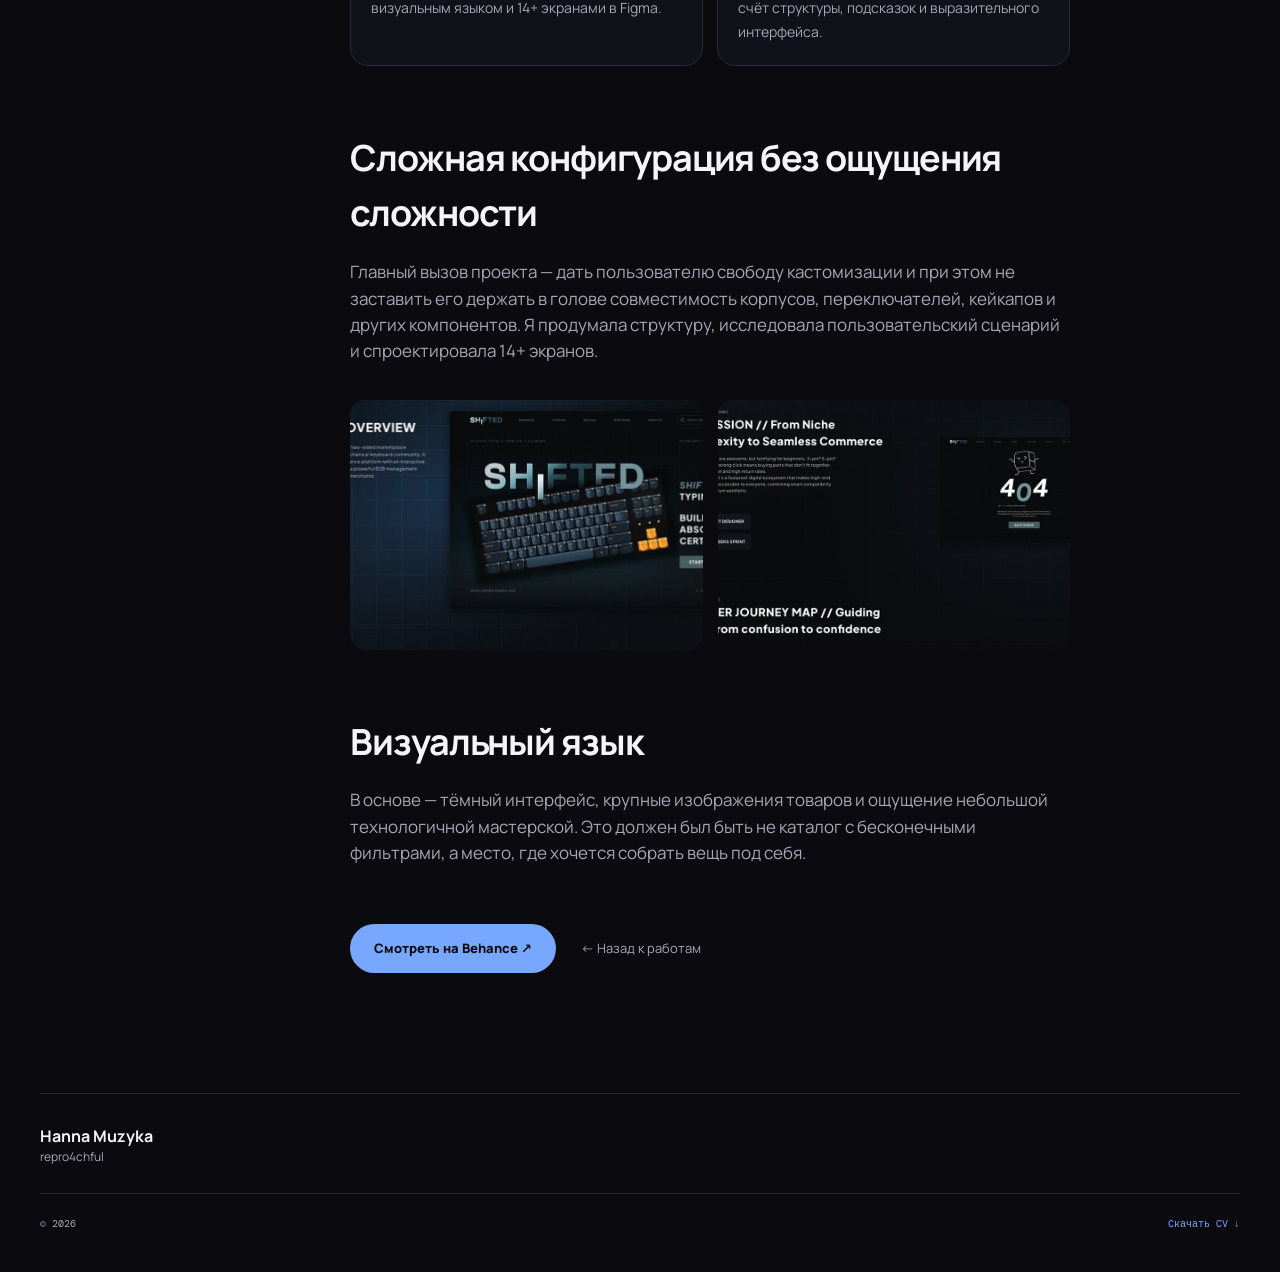
<file: projects/shifted.html>
<!doctype html><html lang="ru"><head><meta charset="utf-8"><meta name="viewport" content="width=device-width,initial-scale=1"><meta name="description" content="SHIFTED — UX/UI case study маркетплейса кастомных механических клавиатур"><meta name="theme-color" content="#0b0b12"><title>SHIFTED — Hanna Muzyka</title><link rel="canonical" href="https://kyuuketsukiakado.github.io/hannamuzyka/projects/shifted.html"><meta property="og:type" content="article"><meta property="og:url" content="https://kyuuketsukiakado.github.io/hannamuzyka/projects/shifted.html"><meta property="og:title" content="SHIFTED — Hanna Muzyka"><meta property="og:description" content="UX/UI-кейс маркетплейса кастомных механических клавиатур с конфигуратором и проверкой совместимости."><meta property="og:image" content="https://kyuuketsukiakado.github.io/hannamuzyka/assets/og/og-shifted.jpg"><meta name="twitter:card" content="summary_large_image"><meta name="twitter:title" content="SHIFTED — Hanna Muzyka"><meta name="twitter:description" content="Configurator, compatibility checks, dark mode and B2B seller dashboard."><meta name="twitter:image" content="https://kyuuketsukiakado.github.io/hannamuzyka/assets/og/og-shifted.jpg"><link rel="icon" type="image/png" sizes="192x192" href="../assets/favicon.png"><link rel="preconnect" href="https://fonts.googleapis.com"><link rel="preconnect" href="https://fonts.gstatic.com" crossorigin><link href="https://fonts.googleapis.com/css2?family=DM+Mono:wght@400;500&family=Manrope:wght@400;500;600;700;800&display=swap" rel="stylesheet"><link rel="stylesheet" href="../css/style.css"></head><body class="case-page"><a href="#top" class="skip-link">Перейти к содержимому</a><canvas class="noise-canvas" id="noise-canvas" aria-hidden="true"></canvas><header class="site-header"><a class="wordmark" href="../">Hanna<span>Muzyka</span></a><div class="header-actions"><a class="text-link" href="../" data-i18n="case.back">← Назад к работам</a><button class="lang-switch" id="lang-toggle" aria-label="Switch language">EN</button></div></header><main class="case-main section-wrap" id="top" tabindex="-1"><div class="case-hero"><p class="eyebrow">02 / UI/UX · E-COMMERCE · 2026</p><h1>SHIFTED</h1><p class="case-intro" data-i18n="shifted.intro">UX/UI-кейс маркетплейса кастомных механических клавиатур с конфигуратором, проверкой совместимости и тёмной темой.</p><div class="case-actions"><a class="button button-primary" href="https://www.behance.net/gallery/250744217/SHIFTED-Custom-Keyboard-E-commerce-UIUX-Case-Study" target="_blank" rel="noopener noreferrer" data-i18n="shifted.view">Смотреть на Behance ↗</a></div></div><div class="case-cover shifted-cover"><img loading="lazy" src="../assets/optimized/project-shifted-hero-1200.webp" width="1200" height="750" alt="SHIFTED custom keyboard marketplace"><div class="case-sticker">built to<br>be shifted ✦</div></div><div class="case-body"><aside class="case-facts"><div><small data-i18n="case.role">МОЯ РОЛЬ</small><strong data-i18n="shifted.role">UX/UI-дизайнер<br>Продуктовый дизайнер</strong></div><div><small data-i18n="case.scope">ОБЪЁМ РАБОТ</small><strong data-i18n="shifted.scope">Исследование → UI<br>14+ экранов</strong></div><div><small data-i18n="case.tools">ИНСТРУМЕНТЫ</small><strong data-i18n="shifted.tools">Figma<br>Photoshop</strong></div></aside><article class="case-copy"><p class="lead" data-i18n="shifted.p1">SHIFTED — это концепт маркетплейса для людей, которые собирают механические клавиатуры не потому, что им просто нужна клавиатура, а потому, что у каждой детали есть характер.</p><div class="case-overview-grid"><div class="case-overview-card"><small data-i18n="case.problem">ПРОБЛЕМА</small><p data-i18n="shifted.problem">Покупатель кастомной клавиатуры хочет свободы выбора, но совместимость корпусов, свитчей, кейкапов и других компонентов быстро повышает когнитивную нагрузку.</p></div><div class="case-overview-card"><small data-i18n="case.process">ПРОЦЕСС</small><p data-i18n="shifted.process">Я сфокусировалась на сценарии конфигурации, структуре каталога, состоянии совместимости и B2B-части для продавцов.</p></div><div class="case-overview-card"><small data-i18n="case.solution">РЕШЕНИЕ</small><p data-i18n="shifted.solution">Маркетплейс-концепт с конфигуратором, проверкой совместимости, тёмным визуальным языком и 14+ экранами в Figma.</p></div><div class="case-overview-card"><small data-i18n="case.result">РЕЗУЛЬТАТ</small><p data-i18n="shifted.result">Кейс показывает, как сложный e-commerce сценарий можно сделать более понятным за счёт структуры, подсказок и выразительного интерфейса.</p></div></div><h2 data-i18n="shifted.h2a">Сложная конфигурация без ощущения сложности</h2><p data-i18n="shifted.p2">Главный вызов проекта — дать пользователю свободу кастомизации и при этом не заставить его держать в голове совместимость корпусов, переключателей, кейкапов и других компонентов. Я продумала структуру, исследовала пользовательский сценарий и спроектировала 14+ экранов.</p><div class="image-stack"><img loading="lazy" src="../assets/optimized/project-shifted-2-1200.webp" width="1200" height="502" alt="SHIFTED interface screen"><img loading="lazy" src="../assets/optimized/project-shifted-3-1200.webp" width="1200" height="562" alt="SHIFTED dashboard and marketplace interface"></div><h2 data-i18n="shifted.h2b">Визуальный язык</h2><p data-i18n="shifted.p3">В основе — тёмный интерфейс, крупные изображения товаров и ощущение небольшой технологичной мастерской. Это должен был быть не каталог с бесконечными фильтрами, а место, где хочется собрать вещь под себя.</p><div class="case-links"><a class="button button-primary" href="https://www.behance.net/gallery/250744217/SHIFTED-Custom-Keyboard-E-commerce-UIUX-Case-Study" target="_blank" rel="noopener noreferrer" data-i18n="shifted.view">Смотреть на Behance ↗</a><a class="text-link" href="../" data-i18n="case.back">← Назад к работам</a></div></article></div></main><footer class="site-footer section-wrap"><div><strong>Hanna Muzyka</strong><span>repro4chful</span></div><div class="footer-bottom"><span>© 2026</span><a href="../assets/Hanna-Muzyka-Resume.pdf" download data-i18n="footer.cv">Скачать CV ↓</a></div></footer><script src="../js/main.js"></script></body></html>
</file>
<file: css/style.css>
:root{--bg:#0a0a0f;--surface:#111119;--surface-2:#171722;--text:#f5f4f8;--muted:#a7a5b5;--line:#2a2937;--blue:#77a7ff;--blue-2:#a9c8ff;--purple:#b18cff;--lime:#d8ff70;--max:1200px;--radius:22px}*{box-sizing:border-box}html{scroll-behavior:smooth}body{margin:0;background:var(--bg);color:var(--text);font-family:Manrope,system-ui,sans-serif;font-size:16px;line-height:1.55;overflow-x:hidden}
:focus-visible{outline:2px solid var(--blue);outline-offset:3px;border-radius:3px}
.skip-link{position:absolute;top:-100px;left:24px;background:var(--blue);color:#0b0b12;padding:12px 20px;border-radius:999px;font-weight:700;font-size:13px;z-index:200;transition:top .3s}.skip-link:focus{top:16px}
.noise-canvas{position:fixed;inset:0;pointer-events:none;z-index:10;opacity:.04}
.cursor-glow{position:fixed;pointer-events:none;z-index:20;width:300px;height:300px;border-radius:50%;background:radial-gradient(circle,rgba(119,167,255,.07) 0%,transparent 70%);transform:translate(-50%,-50%);will-change:left,top;opacity:0;transition:opacity .4s}
a{color:inherit;text-decoration:none}button{font:inherit;color:inherit}
.section-wrap{width:min(calc(100% - 64px),var(--max));margin:0 auto}
.reveal{opacity:0;transform:translateY(28px);transition:opacity .8s ease,transform .8s ease}
.reveal.visible{opacity:1;transform:translateY(0)}
.site-header{height:86px;width:min(calc(100% - 64px),var(--max));margin:auto;display:flex;align-items:center;justify-content:space-between;border-bottom:1px solid var(--line);position:fixed;top:0;left:0;right:0;z-index:100;backdrop-filter:blur(14px);-webkit-backdrop-filter:blur(14px);background:rgba(10,10,15,.75)}
.wordmark{font-size:19px;font-weight:800;letter-spacing:-.03em}.wordmark span{color:var(--blue);margin-left:3px}
.nav-links{display:flex;gap:28px;color:var(--muted);font-size:13px}.nav-links a{transition:color .25s;position:relative}.nav-links a::after{content:'';position:absolute;bottom:-4px;left:0;width:0;height:1px;background:var(--blue);transition:width .3s ease}.nav-links a:hover{color:var(--blue)}.nav-links a:hover::after{width:100%}
.header-actions{display:flex;align-items:center;gap:14px}
.icon-button,.lang-switch{background:none;border:1px solid var(--line);border-radius:999px;width:34px;height:34px;cursor:pointer;color:var(--muted);font-size:12px;transition:border-color .3s,color .3s}
.icon-button:hover,.lang-switch:hover{border-color:var(--blue);color:var(--text)}
.small-contact{font-size:13px;color:var(--blue);font-weight:700}

/* ═══════════════ HERO ═══════════════ */
.hero{min-height:100vh;display:flex;align-items:center;position:relative;overflow:hidden;padding:100px 0 60px}
.hero-particles{position:absolute;inset:0;pointer-events:none;z-index:0}
.hero-grid{display:grid;grid-template-columns:1.1fr 1fr;gap:50px;align-items:center;position:relative;z-index:1;width:min(calc(100% - 64px),var(--max))}
.hero-reveal{opacity:0;transform:translateY(30px);animation:hero-fade-in .7s ease forwards;animation-delay:calc(var(--i,0)*.15s)}
@keyframes hero-fade-in{to{opacity:1;transform:translateY(0)}}
.eyebrow,.section-kicker{font-family:'DM Mono',monospace;font-size:11px;letter-spacing:.13em;text-transform:uppercase;color:var(--muted)}
.status-dot{display:inline-block;width:7px;height:7px;border-radius:50%;background:var(--lime);box-shadow:0 0 15px var(--lime);margin-right:9px;animation:pulse-dot 2s ease-in-out infinite}
@keyframes pulse-dot{0%,100%{box-shadow:0 0 8px var(--lime)}50%{box-shadow:0 0 22px var(--lime),0 0 40px var(--lime)}}
.hero h1{font-size:clamp(47px,6.5vw,86px);line-height:1.06;letter-spacing:-.04em;margin:24px 0 18px;padding-bottom:.12em;font-weight:700;background:linear-gradient(135deg,var(--text) 0%,var(--text) 60%,var(--blue-2) 100%);-webkit-background-clip:text;-webkit-text-fill-color:transparent;background-clip:text}
.hero h1 em{font-family:Georgia,serif;font-weight:400;color:var(--blue);-webkit-text-fill-color:var(--blue);letter-spacing:-.03em}
.hero-lede{max-width:520px;color:var(--muted);font-size:18px;line-height:1.6;position:relative;z-index:1}
.hero-role{display:inline-flex;align-items:center;max-width:560px;margin:8px 0 0;padding:8px 13px;border:1px solid rgba(119,167,255,.22);border-radius:999px;background:rgba(119,167,255,.06);color:var(--blue-2);font:11px 'DM Mono',monospace;letter-spacing:.04em;line-height:1.45;position:relative;z-index:1}
.hero-cta{display:flex;align-items:center;gap:12px;margin-top:30px;position:relative;z-index:1;flex-wrap:wrap}
.button{display:inline-flex;align-items:center;justify-content:center;gap:10px;border-radius:999px;padding:14px 24px;font-size:13px;font-weight:800;transition:.25s ease}
.button-primary{background:var(--blue);color:#0b0b12}.button-primary:hover{background:var(--blue-2);transform:translateY(-2px);box-shadow:0 8px 30px rgba(119,167,255,.3)}
.button-ghost{border:1px solid var(--line);background:rgba(255,255,255,.03);color:var(--text)}.button-ghost:hover{border-color:var(--blue);color:var(--blue-2);transform:translateY(-2px);box-shadow:0 8px 24px rgba(119,167,255,.12)}
.button-light{background:#fff;color:#12121b}.button-outline-light{border:1px solid rgba(255,255,255,.45);background:rgba(255,255,255,.08);color:#fff}.button-outline-light:hover{background:rgba(255,255,255,.16);transform:translateY(-2px)}
.text-link{color:var(--muted);font-size:13px;transition:.2s}.text-link:hover{color:var(--blue)}
.hero-quick-links{display:flex;gap:6px;margin-top:28px;font:11px 'DM Mono',monospace;color:var(--muted);letter-spacing:.06em;flex-wrap:wrap}
.hero-quick-links a{color:var(--blue);transition:color .2s}.hero-quick-links a:hover{color:var(--blue-2)}.hero-quick-links span{opacity:.3}
.hero-media{position:relative;height:100%;min-height:550px;display:flex;align-items:center;justify-content:center}
.hero-bg-circle{position:absolute;width:min(600px,70vw);height:min(600px,70vw);border-radius:50%;background:radial-gradient(circle,rgba(119,167,255,.04) 0%,rgba(177,140,255,.03) 35%,transparent 70%);top:50%;left:50%;transform:translate(-50%,-50%);animation:hero-circle-breathe 8s ease-in-out infinite}
@keyframes hero-circle-breathe{0%,100%{transform:translate(-50%,-50%) scale(1);opacity:.6}50%{transform:translate(-50%,-50%) scale(1.08);opacity:1}}
.hero-grid-lines{position:absolute;inset:0;background-image:linear-gradient(rgba(119,167,255,.03) 1px,transparent 1px),linear-gradient(90deg,rgba(119,167,255,.03) 1px,transparent 1px);background-size:60px 60px;mask-image:radial-gradient(circle at center,black 30%,transparent 70%);-webkit-mask-image:radial-gradient(circle at center,black 30%,transparent 70%)}
.hero-portrait-wrap{position:relative;width:320px;height:320px;display:flex;align-items:center;justify-content:center;z-index:1}
.hero-orb{position:absolute;border-radius:50%;filter:blur(60px);pointer-events:none;z-index:0}.o1{width:200px;height:200px;background:rgba(119,167,255,.15);top:-30px;right:-40px;animation:orb-pulse 6s ease-in-out infinite}.o2{width:140px;height:140px;background:rgba(177,140,255,.12);bottom:-20px;left:-30px;animation:orb-pulse 8s ease-in-out infinite reverse}.o3{width:90px;height:90px;background:rgba(216,255,112,.07);top:50%;right:-60px;animation:orb-pulse 5s ease-in-out infinite}
@keyframes orb-pulse{0%,100%{transform:scale(1);opacity:.7}50%{transform:scale(1.25);opacity:1}}
.portrait-frame{width:280px;height:280px;border-radius:50%;background:linear-gradient(140deg,#1b1830,#101622);border:1px solid #33334b;display:flex;align-items:center;justify-content:center;overflow:hidden;position:relative;z-index:2;box-shadow:0 0 80px #546cff20,0 0 160px #b18cff0f;animation:float-portrait 6s ease-in-out infinite}
@keyframes float-portrait{0%,100%{transform:translateY(0)}50%{transform:translateY(-6px)}}
.portrait-frame img{width:105%;height:105%;object-fit:contain;filter:drop-shadow(0 20px 25px #0008)}
.hero-sticker{position:absolute;font:10px 'DM Mono',monospace;letter-spacing:.1em;color:var(--muted);background:var(--surface);border:1px solid var(--line);border-radius:999px;padding:5px 14px;white-space:nowrap;z-index:3;animation:sticker-float 8s ease-in-out infinite}
.s1{top:0;left:50%;transform:translateX(-50%);animation-delay:0s}
.s2{top:15%;right:-60px;animation-delay:-2s}
.s3{bottom:15%;right:-80px;animation-delay:-4s}
.s4{bottom:0;left:50%;transform:translateX(-50%);animation-delay:-6s}
.s5{top:35%;left:-100px;animation-delay:-5s;color:var(--lime);border-color:rgba(216,255,112,.2)}
@keyframes sticker-float{0%,100%{transform:translateY(0) rotate(0deg)}25%{transform:translateY(-10px) rotate(1deg)}75%{transform:translateY(6px) rotate(-1deg)}}
.hero-scroll-hint{position:absolute;bottom:30px;left:50%;transform:translateX(-50%);color:var(--muted);font-size:20px;animation:scroll-bounce 2s ease-in-out infinite;z-index:1}
@keyframes scroll-bounce{0%,100%{transform:translateX(-50%) translateY(0);opacity:.4}50%{transform:translateX(-50%) translateY(10px);opacity:1}}

/* ═══════════════ MARQUEE ═══════════════ */
.marquee{border-top:1px solid var(--line);border-bottom:1px solid var(--line);overflow:hidden;color:var(--muted);font-family:'DM Mono',monospace;font-size:12px;letter-spacing:.12em;white-space:nowrap;position:relative}
.marquee-track{display:flex;gap:30px;align-items:center;width:max-content;padding:18px 0;animation:scroll 40s linear infinite}
.marquee b{color:var(--blue);font-size:17px}
@keyframes scroll{0%{transform:translateX(0)}100%{transform:translateX(-50%)}}

/* ═══════════════ SECTIONS ═══════════════ */
.intro,.work,.design-philosophy,.connect{padding:130px 0}
.section-kicker{display:flex;gap:25px;margin-bottom:55px;color:var(--blue)}.section-kicker span:first-child{color:var(--muted)}
.intro-grid{display:grid;grid-template-columns:1fr 1fr;gap:100px}
.intro h2,.skills h2,.design-text h2,.connect-intro h2,.contact h2,.design-philosophy h2{font-size:clamp(38px,5vw,63px);line-height:1.03;letter-spacing:-.035em;margin:0;font-weight:700}
.intro h2 em,.skills h2 em,.design-text h2 em,.connect-intro h2 em,.contact h2 em{font-family:Georgia,serif;font-weight:400;color:var(--blue);letter-spacing:-.03em}
.intro-text{max-width:520px;color:var(--muted);font-size:17px;position:relative}.intro-text p{margin-top:0;margin-bottom:24px}
.intro-ambient{position:absolute;right:-80px;bottom:-60px;display:flex;align-items:center;gap:28px;z-index:0;pointer-events:none}
.intro-ambient .ambient-ring{display:block;width:130px;height:130px;border:1px solid var(--line);border-radius:50%;opacity:.1;animation:orb-pulse 8s ease-in-out infinite}
.intro-ambient .ambient-dot{display:block;width:12px;height:12px;background:var(--blue);border-radius:50%;opacity:.12;animation:orb-pulse 5s ease-in-out infinite;animation-delay:-2s}
.intro-ambient .ambient-line{display:block;width:70px;height:1px;background:linear-gradient(90deg,transparent,var(--line),transparent);opacity:.18;animation:sticker-float 7s ease-in-out infinite;animation-delay:-3s}
.intro-ambient .ambient-square{display:block;width:50px;height:50px;border:1px solid rgba(177,140,255,.15);border-radius:8px;transform:rotate(12deg);opacity:.1;animation:sticker-float 9s ease-in-out infinite;animation-delay:-5s}
.pullquote{border-left:2px solid var(--blue);padding:10px 0 10px 22px;color:var(--text);font-size:19px;line-height:1.45}
.intro-photo-row{display:flex;gap:18px;margin-top:55px;max-width:520px}
.intro-photo{width:100%;max-height:320px;object-fit:cover;border-radius:var(--radius);border:1px solid var(--line);transition:transform .5s ease,box-shadow .5s ease}
.intro-photo:hover{transform:translateY(-6px);box-shadow:0 20px 40px #00000030}

.design-philosophy{border-top:1px solid var(--line)}.design-grid{display:grid;grid-template-columns:1fr 1fr;gap:90px;align-items:center}.design-visual{position:relative}.design-preview{width:100%;border-radius:var(--radius);border:1px solid var(--line);display:block}.design-text h2{margin-bottom:28px;position:relative;z-index:1}.design-text p{color:var(--muted);font-size:17px;line-height:1.7;margin:0 0 20px;position:relative;z-index:1}.design-text{position:relative}.design-text::before{content:'';position:absolute;right:-80px;top:20%;width:180px;height:180px;border:1px solid var(--line);border-radius:50%;opacity:.15;animation:orb-pulse 8s ease-in-out infinite}.design-text::after{content:'';position:absolute;right:-30px;bottom:10%;width:80px;height:80px;border:1px solid rgba(119,167,255,.2);border-radius:12px;transform:rotate(15deg);opacity:.2;animation:sticker-float 8s ease-in-out infinite;animation-delay:-3s}.design-floating-elements{position:absolute;right:-60px;top:40%;display:flex;flex-direction:column;gap:20px;z-index:0;pointer-events:none}.design-floating-elements span{font:10px 'DM Mono',monospace;color:var(--muted);opacity:.18;letter-spacing:.1em;animation:sticker-float 7s ease-in-out infinite}.design-floating-elements span:nth-child(1){animation-delay:0s}.design-floating-elements span:nth-child(2){animation-delay:-2.3s}.design-floating-elements span:nth-child(3){animation-delay:-4.6s}

.section-heading{display:flex;justify-content:space-between;align-items:end;margin-bottom:48px}.section-heading h2{font-size:clamp(38px,5vw,63px);line-height:1.02;letter-spacing:-.035em;margin:0}.section-heading p{max-width:350px;color:var(--muted);margin:0}
.project-grid{display:grid;grid-template-columns:1.15fr .85fr;gap:24px}.project-card{padding:0 0 24px}.project-card:nth-child(2){margin-top:110px}.project-image{display:block;aspect-ratio:1.35/1;border-radius:var(--radius);overflow:hidden;position:relative;background:var(--surface-2);border:1px solid var(--line)}.project-image img{width:100%;height:100%;object-fit:cover;transition:transform .6s ease}.project-kadence .project-image img{object-position:center}.project-shifted .project-image{aspect-ratio:1.15/1}.project-shifted .project-image img{object-position:center}.project-image:hover img{transform:scale(1.04)}.image-label{position:absolute;top:16px;right:16px;border-radius:999px;background:#090911cc;padding:7px 10px;color:#fff;font:10px 'DM Mono',monospace;letter-spacing:.1em}.project-meta{font:10px 'DM Mono',monospace;letter-spacing:.1em;color:var(--muted);display:flex;justify-content:space-between;margin:20px 0 9px}.project-meta span:first-child{color:var(--blue)}.project-card h3{font-size:34px;letter-spacing:-.03em;margin:0 0 8px}.project-card p{color:var(--muted);max-width:510px;margin:0 0 16px}.tag-row{display:flex;gap:7px;flex-wrap:wrap;margin-bottom:18px}.tag-row span{border:1px solid var(--line);border-radius:999px;padding:5px 9px;color:var(--muted);font:10px 'DM Mono',monospace}.arrow-link{font-size:13px;color:var(--blue);font-weight:800;display:inline-flex;align-items:center;gap:6px;transition:gap .3s}.arrow-link:hover{gap:12px}.arrow-link span{font-size:18px;transition:transform .3s}.arrow-link:hover span{transform:translateX(4px)}

/* ═══════════════ BLOG ═══════════════ */
.blog-section{padding:70px 0 110px;border-top:1px solid var(--line)}
.blog-shell{display:grid;grid-template-columns:.85fr 1.15fr;gap:24px;align-items:start}
.blog-intro-card{position:relative;overflow:hidden;border:1px solid var(--line);border-radius:var(--radius);padding:42px 40px;background:linear-gradient(145deg,rgba(17,17,25,.95),rgba(18,20,34,.95))}
.blog-intro-card::before{content:'✎';position:absolute;right:28px;top:18px;font:130px Georgia,serif;line-height:1;color:rgba(119,167,255,.045);transform:rotate(-8deg)}
.blog-intro-card .section-kicker{margin-bottom:34px;position:relative;z-index:1}
.blog-intro-card h2{font-size:clamp(38px,5vw,62px);line-height:1.03;letter-spacing:-.035em;margin:0 0 22px;position:relative;z-index:1}.blog-intro-card h2 em{font-family:Georgia,serif;font-weight:400;color:var(--purple);letter-spacing:-.03em}
.blog-intro-card p{max-width:430px;color:var(--muted);font-size:16px;line-height:1.7;margin:0;position:relative;z-index:1}
.blog-topic-row{display:flex;gap:8px;flex-wrap:wrap;margin-top:24px;position:relative;z-index:1}.blog-topic-row span{border:1px solid rgba(177,140,255,.2);background:rgba(177,140,255,.05);border-radius:999px;padding:6px 10px;color:var(--blue-2);font:10px 'DM Mono',monospace;letter-spacing:.05em}
.blog-intro-link{margin-top:28px;position:relative;z-index:1}
.blog-articles-grid{display:grid;grid-template-columns:1fr;gap:18px;min-width:0}
.blog-article-card{position:relative;background:linear-gradient(140deg,#13182e,#141525,#101622);border:1px solid rgba(119,167,255,.15);border-radius:var(--radius);overflow:hidden;transition:border-color .3s,transform .3s,box-shadow .3s}
.blog-article-card:hover{border-color:rgba(119,167,255,.35);transform:translateY(-3px);box-shadow:0 16px 42px #00000024}
.blog-article-card::before{content:'';position:absolute;inset:0;background:radial-gradient(ellipse at 30% 20%,rgba(119,167,255,.06) 0%,transparent 60%),radial-gradient(ellipse at 80% 80%,rgba(177,140,255,.04) 0%,transparent 50%);pointer-events:none}
.blog-featured-badge{display:inline-flex;align-items:center;gap:8px;font:10px 'DM Mono',monospace;letter-spacing:.12em;color:var(--lime);text-transform:uppercase;margin:0;padding:32px 36px 18px;position:relative;z-index:1}
.blog-featured-badge .status-dot{margin-right:0}
.blog-article-image{display:block;margin:0 36px;border-radius:18px;overflow:hidden;border:1px solid var(--line);background:#eef2ff;position:relative;z-index:1;transition:transform .4s ease,box-shadow .4s ease}
.blog-article-image:hover{transform:translateY(-4px);box-shadow:0 20px 50px #00000030}
.blog-article-image img{display:block;width:100%;height:auto;max-width:100%;object-fit:contain;transition:transform .6s ease}
.blog-article-image:hover img{transform:scale(1.015)}
.blog-article-copy{padding:24px 36px 34px;position:relative;z-index:1}
.blog-featured-meta{display:flex;gap:18px;font:10px 'DM Mono',monospace;letter-spacing:.08em;color:var(--muted);margin-bottom:12px;flex-wrap:wrap}
.blog-featured-meta span:first-child{color:var(--blue)}
.blog-article-copy h3{font-size:28px;letter-spacing:-.025em;margin:0 0 10px;line-height:1.18;color:var(--text);max-width:620px}
.blog-article-copy p{color:var(--muted);font-size:15px;margin:0 0 18px;max-width:540px;line-height:1.6}
.blog-featured-tags{display:flex;gap:7px;flex-wrap:wrap;margin-bottom:22px}
.blog-featured-tags span{border:1px solid rgba(119,167,255,.2);background:rgba(119,167,255,.04);border-radius:999px;padding:5px 10px;color:var(--blue-2);font:10px 'DM Mono',monospace}
.blog-card-glow{position:absolute;border-radius:50%;filter:blur(80px);pointer-events:none;z-index:0}.blog-article-card .o1{width:260px;height:260px;background:rgba(119,167,255,.06);top:-100px;right:-80px;animation:orb-pulse 8s ease-in-out infinite}.blog-article-card .o2{width:180px;height:180px;background:rgba(177,140,255,.04);bottom:-80px;left:-60px;animation:orb-pulse 10s ease-in-out infinite reverse}
.blog-article-card:not(.is-featured){display:grid;grid-template-columns:220px 1fr;gap:18px;align-items:center;padding:22px}.blog-article-card:not(.is-featured) .blog-featured-badge{grid-column:1/-1;padding:0 0 2px}.blog-article-card:not(.is-featured) .blog-article-image{margin:0;border-radius:14px}.blog-article-card:not(.is-featured) .blog-article-copy{padding:0}.blog-article-card:not(.is-featured) .blog-article-copy h3{font-size:22px}

@media(max-width:980px){.blog-shell{grid-template-columns:1fr}.blog-intro-card{padding:32px 28px}.blog-intro-card p{max-width:680px}.blog-featured-badge{padding:28px 28px 16px}.blog-article-image{margin:0 28px}.blog-article-copy{padding:22px 28px 30px}}
@media(max-width:800px){.blog-section{padding:40px 0 70px}.blog-article-card:not(.is-featured){grid-template-columns:1fr}.blog-article-copy h3{font-size:22px}.blog-article-image{margin:0 20px}.blog-featured-badge{padding:24px 20px 14px}.blog-article-copy{padding:20px}}

.skills{border-top:1px solid var(--line)}.skills{padding:100px 0 130px}.skills-intro{display:grid;grid-template-columns:1fr 1fr;gap:100px;align-items:end;margin-bottom:65px}.skills-intro p{color:var(--muted);max-width:470px;margin:0;font-size:17px}
.skill-clusters{display:grid;grid-template-columns:repeat(2,1fr);gap:20px}
.skill-cluster{background:var(--surface);border:1px solid var(--line);border-radius:var(--radius);padding:36px 34px;transition:border-color .4s,box-shadow .4s}
.skill-cluster:hover{border-color:var(--blue);box-shadow:0 8px 30px #00000018}
.skill-cluster-icon{font-size:26px;margin-bottom:14px;color:var(--blue)}
.skill-cluster h3{font-size:20px;letter-spacing:-.02em;margin:0 0 24px;color:var(--text)}
.skill-bars{display:flex;flex-direction:column;gap:16px}
.skill-bar{display:grid;grid-template-columns:175px 1fr 85px;align-items:center;gap:15px}
.skill-name{font-size:14px;color:var(--text);font-weight:500;line-height:1.3}
.skill-track{height:7px;background:var(--surface-2);border-radius:99px;overflow:hidden}
.skill-fill{display:block;height:100%;border-radius:99px;background:linear-gradient(90deg,var(--blue),var(--purple));transition:width 1.2s ease .3s}
.skill-level{font:10px 'DM Mono',monospace;color:var(--blue);text-transform:uppercase;letter-spacing:.08em;text-align:right;font-weight:500}

.experience{padding:20px 0 60px;border-top:1px solid var(--line)}
.timeline{border-top:1px solid var(--line)}.timeline-item{display:grid;grid-template-columns:220px 1fr;gap:35px;padding:28px 0;border-bottom:1px solid var(--line);transition:background .3s}.timeline-item:hover{background:var(--surface)}.timeline-date{font:10px 'DM Mono',monospace;color:var(--blue);letter-spacing:.08em;padding-top:5px}.timeline-item h3{font-size:22px;letter-spacing:-.025em;margin:0 0 9px}.timeline-item h3 span{color:var(--muted);font-size:15px;font-weight:500}.timeline-item p{color:var(--muted);max-width:740px;margin:0;font-size:14px}.timeline-tags{display:flex;gap:7px;flex-wrap:wrap;margin-top:15px}.timeline-tags span{border:1px solid var(--line);border-radius:999px;padding:5px 9px;color:var(--muted);font:10px 'DM Mono',monospace}.education-item h3{color:var(--purple)}

.certs{padding:0 0 130px}.certs .section-kicker{margin-bottom:30px}
.certs-grid{display:grid;grid-template-columns:repeat(3,1fr);gap:18px}
.cert-card{background:var(--surface);border:1px solid var(--line);border-radius:var(--radius);padding:28px 26px;display:flex;gap:18px;align-items:center;transition:border-color .3s,transform .3s,box-shadow .3s;cursor:pointer}
.cert-card:hover{border-color:var(--blue);transform:translateY(-4px);box-shadow:0 12px 30px #00000020}
.cert-icon{width:52px;height:52px;border-radius:14px;display:flex;align-items:center;justify-content:center;font-size:26px;flex-shrink:0}.cert-ef{background:#1e2440;border:1px solid #3b4f8c}.cert-google{background:#1a2335;border:1px solid #4a6a9b}
.cert-info strong{display:block;font-size:15px;letter-spacing:-.02em;margin-bottom:2px}.cert-info span{display:block;font-size:12px;color:var(--muted);margin-bottom:6px}.cert-info small{font:10px 'DM Mono',monospace;color:var(--blue);letter-spacing:.06em}

.art-practice{padding:30px 0 130px;border-top:1px solid var(--line)}.art-intro{display:grid;grid-template-columns:1fr 1fr;gap:100px;align-items:end;margin-bottom:44px}.art-intro h2{font-size:clamp(38px,5vw,63px);line-height:1.03;letter-spacing:-.035em;margin:0}.art-intro h2 em{font-family:Georgia,serif;font-weight:400;color:var(--purple);-webkit-text-fill-color:var(--purple)}.art-intro p{color:var(--muted);max-width:470px;margin:0;font-size:17px}.art-gallery{display:grid;grid-template-columns:repeat(12,1fr);grid-auto-rows:135px;gap:14px}.art-gallery a{position:relative;display:block;overflow:hidden;border-radius:16px;border:1px solid var(--line);background:var(--surface);min-height:0}.art-gallery a:nth-child(1){grid-column:span 4;grid-row:span 3}.art-gallery a:nth-child(2){grid-column:span 4;grid-row:span 2}.art-gallery a:nth-child(3){grid-column:span 4;grid-row:span 3}.art-gallery a:nth-child(4){grid-column:span 4;grid-row:span 2}.art-gallery a:nth-child(5){grid-column:span 4;grid-row:span 2}.art-gallery a:nth-child(6){grid-column:span 4;grid-row:span 2}.art-gallery img{width:100%;height:100%;object-fit:cover;transition:.5s ease;filter:saturate(.9)}.art-gallery a:hover img{transform:scale(1.06);filter:saturate(1.2)}.art-gallery span{position:absolute;left:12px;bottom:11px;background:#090911cc;color:#fff;padding:5px 8px;border-radius:999px;font:10px 'DM Mono',monospace}.art-link{display:inline-block;margin-top:24px}

.connect{padding:50px 0 130px;border-top:1px solid var(--line)}.connect-grid{display:grid;grid-template-columns:1fr 1fr;gap:80px;align-items:start}.connect-intro h2{margin-bottom:18px}.connect-intro p{color:var(--muted);font-size:17px;max-width:420px;line-height:1.6}.connect-links{display:flex;flex-direction:column;gap:10px}.connect-link-card{display:flex;align-items:center;gap:16px;padding:18px 22px;background:var(--surface);border:1px solid var(--line);border-radius:16px;transition:border-color .3s,transform .3s,box-shadow .3s}.connect-link-card:hover{border-color:var(--blue);transform:translateX(6px);box-shadow:0 6px 20px #00000015}.connect-link-icon{width:42px;height:42px;border-radius:12px;background:var(--surface-2);display:flex;align-items:center;justify-content:center;font-size:15px;font-weight:800;color:var(--blue);flex-shrink:0}.connect-link-card strong{display:block;font-size:15px;letter-spacing:-.02em}.connect-link-card small{font-size:12px;color:var(--muted)}.connect-link-card>div{flex:1}.connect-arrow{font-size:16px;color:var(--muted);transition:color .3s}.connect-link-card:hover .connect-arrow{color:var(--blue)}

.contact{padding:10px 0 110px}.contact-card{background:linear-gradient(125deg,#29365b,#53388b);border-radius:var(--radius);padding:55px 60px;display:flex;align-items:end;justify-content:space-between;gap:30px;overflow:hidden;position:relative}.contact-card:after{content:'✦';position:absolute;font-size:250px;line-height:1;right:50px;top:-50px;color:#ffffff0b;transform:rotate(18deg)}.contact-card h2{position:relative;z-index:1}.contact-card .eyebrow{color:#c8d5ff}.contact-actions{display:flex;gap:12px;align-items:center;flex-wrap:wrap;justify-content:flex-end;position:relative;z-index:1}.contact-card .button{position:relative;z-index:1}
.site-footer{padding:30px 0 40px;border-top:1px solid var(--line);display:grid;grid-template-columns:1fr auto;gap:26px;color:var(--muted);font-size:12px}.site-footer strong{display:block;color:var(--text);font-size:16px}.site-footer span{display:block}.footer-links{display:flex;gap:18px;flex-wrap:wrap;justify-content:end}.footer-links a{transition:color .25s}.footer-links a:hover{color:var(--blue)}.footer-bottom{grid-column:1/-1;display:flex;justify-content:space-between;border-top:1px solid var(--line);padding-top:22px;font-family:'DM Mono',monospace;font-size:10px}.footer-bottom a{color:var(--blue)}

@media(max-width:800px){.section-wrap,.site-header{width:min(calc(100% - 36px),var(--max))}.site-header{height:70px}.nav-links{display:none}.small-contact{display:none}
.hero-grid{grid-template-columns:1fr;gap:30px}.hero-media{min-height:400px}.hero-bg-circle{width:90vw;height:90vw}.portrait-frame{width:220px;height:220px}.hero-portrait-wrap{width:260px;height:260px}.hero-sticker.s2{right:-20px}.hero-sticker.s3{right:-30px}.hero-sticker.s5{left:-30px}
.intro,.work,.design-philosophy,.connect,.skills{padding:85px 0}.intro-grid,.skills-intro,.design-grid,.connect-grid{grid-template-columns:1fr;gap:30px}.section-heading{display:block}.section-heading p{margin-top:22px}.project-grid{grid-template-columns:1fr}.project-card:nth-child(2){margin-top:25px}.skill-clusters{grid-template-columns:1fr}.skill-bar{grid-template-columns:120px 1fr 65px;gap:8px}.skill-name{font-size:12px}.skill-level{font-size:8px}.certs-grid{grid-template-columns:1fr}.connect-links{gap:8px}.contact-card{padding:35px 28px;display:block}.contact-actions{justify-content:flex-start;margin-top:28px}.contact-card .button{margin-top:0}.site-footer{grid-template-columns:1fr}.footer-links{justify-content:start}.footer-bottom{grid-column:auto;gap:15px;flex-wrap:wrap}.intro-photo-row{flex-direction:column}.intro-photo{height:200px}}
@media(prefers-reduced-motion:reduce){*,*:before,*:after{scroll-behavior:auto!important;animation:none!important;transition:none!important}.noise-canvas,.hero-particles{display:none!important}}

.case-main{padding:80px 0 120px}.case-hero{max-width:780px;margin-bottom:55px}.case-hero h1{font-size:clamp(58px,9vw,120px);letter-spacing:-.045em;line-height:.9;margin:18px 0 26px}.case-intro{font-size:22px;line-height:1.45;color:var(--muted);max-width:720px}.case-actions{display:flex;gap:14px;align-items:center;margin-top:28px;flex-wrap:wrap}.case-cover{position:relative;border-radius:var(--radius);overflow:hidden;border:1px solid var(--line);margin-bottom:90px}.case-cover img{display:block;width:100%;max-height:650px;object-fit:cover}.kadence-cover img{object-position:center 68%}.shifted-cover img{object-position:center}.case-sticker{position:absolute;right:32px;bottom:30px;background:var(--lime);color:#111;border-radius:50%;width:112px;height:112px;display:grid;place-content:center;text-align:center;line-height:1.1;font:12px 'DM Mono',monospace;transform:rotate(9deg)}.case-body{display:grid;grid-template-columns:220px 1fr;gap:90px}.case-facts{display:flex;flex-direction:column;gap:28px}.case-facts small{display:block;color:var(--blue);font:10px 'DM Mono',monospace;letter-spacing:.1em;margin-bottom:6px}.case-facts strong{font-size:13px;line-height:1.7}.case-copy{max-width:720px}.case-copy .lead{font-size:22px;line-height:1.55;color:var(--text);margin-top:0}.case-overview-grid{display:grid;grid-template-columns:repeat(2,1fr);gap:14px;margin:34px 0 52px}.case-overview-card{background:var(--surface);border:1px solid var(--line);border-radius:18px;padding:22px 20px}.case-overview-card small{display:block;color:var(--blue);font:10px 'DM Mono',monospace;letter-spacing:.1em;margin-bottom:10px}.case-overview-card p{font-size:14px!important;line-height:1.65;margin:0;color:var(--muted)}.case-copy h2{font-size:36px;letter-spacing:-.03em;margin:64px 0 18px}.case-copy p{color:var(--muted);font-size:17px}.stat-grid{display:grid;grid-template-columns:repeat(4,1fr);border-top:1px solid var(--line);border-bottom:1px solid var(--line);margin:42px 0;padding:18px 0;gap:15px}.stat-grid strong{display:block;font-size:35px;color:var(--blue)}.stat-grid span{font-size:11px;color:var(--muted);line-height:1.3;display:block}.case-copy blockquote{margin:42px 0;padding:18px 25px;border-left:2px solid var(--purple);font:24px/1.4 Georgia,serif;color:var(--text)}.case-inline-image{display:block;width:100%;border-radius:var(--radius);margin:42px 0;border:1px solid var(--line)}.image-stack{display:grid;grid-template-columns:1fr 1fr;gap:15px;margin:35px 0}.image-stack img{width:100%;height:250px;object-fit:cover;border-radius:15px}.case-links{display:flex;gap:25px;align-items:center;margin-top:58px}
@media(max-width:800px){.case-main{padding-top:55px}.case-body{grid-template-columns:1fr;gap:35px}.case-facts{display:grid;grid-template-columns:repeat(3,1fr);gap:15px}.case-copy h2{font-size:31px}.case-overview-grid{grid-template-columns:1fr}.stat-grid{grid-template-columns:repeat(2,1fr)}.image-stack{grid-template-columns:1fr}.case-cover{margin-bottom:55px}.case-sticker{width:85px;height:85px;font-size:9px;right:15px;bottom:15px}}

.blog-post{padding:50px 0 110px}.blog-post-header{max-width:780px;margin-bottom:45px}.blog-back{font:10px 'DM Mono',monospace;color:var(--blue);letter-spacing:.08em;text-transform:uppercase;display:inline-block;margin-bottom:28px}.blog-back:hover{color:var(--blue-2)}.blog-post-meta{display:flex;gap:16px;font:10px 'DM Mono',monospace;color:var(--muted);letter-spacing:.08em;margin-bottom:20px}.blog-post-meta span:first-child{color:var(--blue)}.blog-post-header h1{font-size:clamp(42px,5.5vw,72px);line-height:1.04;letter-spacing:-.04em;margin:0 0 20px}.blog-post-sub{font-size:20px;line-height:1.5;color:var(--muted);max-width:680px;margin:0}.blog-post-body{max-width:720px;margin:0 auto}.blog-post-body h2{font-size:32px;letter-spacing:-.025em;margin:56px 0 18px;color:var(--text)}.blog-post-body h3{font-size:22px;letter-spacing:-.02em;margin:36px 0 14px;color:var(--blue)}.blog-post-body p{color:var(--muted);font-size:17px;line-height:1.7;margin:0 0 20px}.blog-post-body strong{color:var(--text)}.blog-post-body ul,.blog-post-body ol{margin:0 0 22px;padding-left:22px;color:var(--muted)}.blog-post-body li{font-size:16px;margin-bottom:8px;line-height:1.6}.blog-post-body code{background:var(--surface-2);padding:2px 7px;border-radius:5px;font:13px 'DM Mono',monospace;color:var(--blue)}.blog-post-body pre{background:var(--surface);border:1px solid var(--line);border-radius:var(--radius);padding:22px 26px;overflow-x:auto;margin:22px 0}.blog-post-body pre code{background:none;padding:0;display:block;line-height:1.8;color:var(--text)}.blog-figure{margin:36px 0;text-align:center}.blog-figure img{display:block;width:100%;max-width:100%;height:auto!important;border-radius:var(--radius);border:1px solid var(--line);object-fit:contain}.blog-figure figcaption{font:11px 'DM Mono',monospace;color:var(--muted);margin-top:10px;letter-spacing:.05em}.blog-cta-link{margin:28px 0}.blog-cta-link a{color:var(--blue);font-weight:700;font-size:16px}.blog-post-links{display:flex;gap:22px;align-items:center;margin-top:50px;padding-top:35px;border-top:1px solid var(--line)}.blog-post-footer{margin-top:50px}
@media(max-width:800px){.blog-post-body h2{font-size:27px}.blog-post-header h1{font-size:42px}.blog-post-links{flex-direction:column;align-items:flex-start;gap:16px}}

/* Safe UX/mobile fixes — single small layer, no layout rewrites */
html,body{max-width:100%;overflow-x:hidden}
@supports (overflow:clip){html,body{overflow-x:clip}}
main,section,footer{max-width:100vw}
.section-wrap,.hero-grid,.intro-grid,.design-grid,.project-grid,.skills-intro,.skill-clusters,.timeline-item,.certs-grid,.art-intro,.connect-grid,.blog-shell{min-width:0}
.section-wrap>*,.hero-grid>*,.intro-grid>*,.design-grid>*,.project-grid>*,.skills-intro>*,.skill-clusters>*,.timeline-item>*,.certs-grid>*,.art-intro>*,.connect-grid>*,.blog-shell>*{min-width:0}
img{max-width:100%;height:auto}

/* Header spans the viewport, content stays aligned to the page grid */
.site-header{width:100%;max-width:none;padding-left:max(32px,calc((100vw - var(--max))/2 + 32px));padding-right:max(32px,calc((100vw - var(--max))/2 + 32px));box-sizing:border-box}

/* Blog is now a supporting section lower on the page */
.blog-section{padding-top:96px}

/* Project cards: quick proof points for recruiters */
.project-proof{display:flex;gap:8px;flex-wrap:wrap;margin:0 0 16px}
.project-proof span{border:1px solid rgba(119,167,255,.18);background:rgba(119,167,255,.045);border-radius:999px;padding:6px 10px;color:var(--blue-2);font:10px 'DM Mono',monospace;letter-spacing:.04em}

/* Skills: scannable top layer before detailed bars */
.core-skills{display:grid;grid-template-columns:repeat(4,1fr);gap:12px;margin:-38px 0 28px}
.core-skills div{border:1px solid var(--line);border-radius:18px;background:rgba(255,255,255,.025);padding:18px 16px}
.core-skills strong{display:block;color:var(--text);font-size:15px;letter-spacing:-.015em;margin-bottom:6px}
.core-skills span{display:block;color:var(--muted);font-size:12px;line-height:1.45}

/* Art gallery: calmer, predictable grid */
.art-gallery{grid-template-columns:repeat(3,minmax(0,1fr));grid-auto-rows:auto}
.art-gallery a,.art-gallery a:nth-child(1),.art-gallery a:nth-child(2),.art-gallery a:nth-child(3),.art-gallery a:nth-child(4),.art-gallery a:nth-child(5),.art-gallery a:nth-child(6){grid-column:auto;grid-row:auto;aspect-ratio:1/1}

/* Mobile overflow guard */
@media(max-width:800px){
  .section-wrap,.hero-grid{width:calc(100% - 36px);max-width:calc(100vw - 36px)}
  .site-header{width:100%;max-width:100vw;padding-left:18px;padding-right:18px;left:0;right:0}
  .hero{overflow:hidden}
  .hero-media{width:100%;overflow:hidden;min-height:360px}
  .hero-portrait-wrap{width:min(260px,calc(100vw - 72px));height:min(260px,calc(100vw - 72px));margin-inline:auto}
  .hero-bg-circle{width:min(90vw,420px);height:min(90vw,420px)}
  .hero-sticker{max-width:calc(100vw - 48px);white-space:nowrap}
  .hero-sticker.s2{right:0}.hero-sticker.s3{right:0}.hero-sticker.s5{left:0}
  .marquee{max-width:100vw;overflow:hidden}
  .core-skills{grid-template-columns:1fr 1fr;margin:0 0 24px}
  .art-gallery{grid-template-columns:repeat(2,minmax(0,1fr));gap:12px}
  .blog-card-glow{display:none}
}
@media(max-width:560px){
  .section-wrap,.hero-grid{width:calc(100% - 28px);max-width:calc(100vw - 28px)}
  .hero h1{overflow-wrap:anywhere}
  .hero-quick-links{max-width:100%;overflow-wrap:anywhere}
  .hero-sticker{font-size:8px;padding:5px 9px}
  .hero-sticker.s2,.hero-sticker.s3{right:6px}.hero-sticker.s5{left:6px}
  .core-skills{grid-template-columns:1fr}
  .art-gallery{grid-template-columns:1fr}
  .project-proof{gap:6px}
}

/* ── Mobile menu (fix: no navigation on ≤800px) ────────────── */
.menu-toggle{display:none;width:40px;height:40px;flex-direction:column;align-items:center;justify-content:center;gap:5px;background:transparent;border:1px solid var(--line);border-radius:12px;cursor:pointer;padding:0}
.menu-toggle span{display:block;width:16px;height:2px;background:var(--text);border-radius:2px;transition:transform .3s,opacity .3s}
.menu-toggle.active span:nth-child(1){transform:translateY(7px) rotate(45deg)}
.menu-toggle.active span:nth-child(2){opacity:0}
.menu-toggle.active span:nth-child(3){transform:translateY(-7px) rotate(-45deg)}
.mobile-menu{display:none}
@media(max-width:800px){
  .menu-toggle{display:flex}
  .mobile-menu{display:block;position:fixed;top:70px;left:0;right:0;bottom:0;z-index:99;background:rgba(10,10,15,.97);backdrop-filter:blur(14px);-webkit-backdrop-filter:blur(14px);border-top:1px solid var(--line);opacity:0;visibility:hidden;transform:translateY(-8px);transition:opacity .3s,transform .3s,visibility .3s;overflow-y:auto}
  .mobile-menu.open{opacity:1;visibility:visible;transform:none}
  .mobile-menu-links{display:flex;flex-direction:column;padding:32px 24px 48px;gap:4px}
  .mobile-menu-links a{font-size:clamp(26px,7vw,34px);font-weight:700;letter-spacing:-.02em;color:var(--text);text-decoration:none;padding:12px 8px;border-bottom:1px solid var(--line);transition:color .25s,padding-left .25s}
  .mobile-menu-links a:hover,.mobile-menu-links a:focus-visible{color:var(--blue);padding-left:16px}
  .mobile-menu-links a.mobile-menu-contact{margin-top:20px;border:none;color:var(--blue);font-family:'DM Mono',monospace;font-size:15px;font-weight:500;text-transform:uppercase;letter-spacing:.12em}
  body.menu-open{overflow:hidden}
}


/* Skip-link target should not show a focus ring */
main:focus{outline:none}

/* ── Уровни навыков: сегментные бары + колоркодинг ────────────────── */
.skill-bar{display:grid;grid-template-columns:160px 1fr auto;align-items:center;gap:14px}
.skill-track{display:flex;gap:5px;height:8px;background:transparent;overflow:visible;border-radius:99px}
.skill-track i{flex:1;height:100%;border-radius:99px;background:var(--surface-2);transition:background .3s}
.skill-bar[data-level="confident"] .skill-track i{background:var(--lime)}
.skill-bar[data-level="working"] .skill-track i:nth-child(-n+3){background:var(--blue)}
.skill-bar[data-level="exploring"] .skill-track i:nth-child(-n+2){background:var(--purple)}
.skill-level{font:10px 'DM Mono',monospace;text-transform:uppercase;letter-spacing:.08em;text-align:right;font-weight:500}
.level-confident{color:var(--lime)}
.level-working{color:var(--blue)}
.level-exploring{color:var(--purple)}
.skill-legend{display:flex;gap:26px;flex-wrap:wrap;margin:26px 0 0;padding:16px 22px;border:1px solid var(--line);border-radius:16px;background:var(--surface)}
.skill-legend>span{display:flex;align-items:center;gap:9px}
.skill-legend b{font-size:12px;color:var(--text);white-space:nowrap}
.skill-legend small{font-size:11px;color:var(--muted)}
.lg-lg{width:14px;height:14px;border-radius:5px;flex-shrink:0}
.lg-confident{background:var(--lime)}
.lg-working{background:var(--blue)}
.lg-exploring{background:var(--purple)}

/* ── Мобильные фиксы ──────────────────────────────────────────────── */
@media(max-width:800px){
  .timeline-item{grid-template-columns:1fr;gap:8px}
  .art-gallery{grid-auto-rows:105px}
  .art-gallery a:nth-child(n){grid-column:span 6;grid-row:span 2}
  .art-gallery a:first-child{grid-column:1/-1;grid-row:span 3}
}
@media(max-width:560px){
  .skill-bar{grid-template-columns:1fr auto;gap:8px}
  .skill-track{grid-column:1/-1;grid-row:2}
  .skill-name{grid-column:1;grid-row:1}
  .skill-level{grid-column:2;grid-row:1}
  .skill-legend{gap:10px 16px;padding:14px 16px}
  .skill-legend small{display:none}
  .case-facts{grid-template-columns:1fr}
  .skill-cluster{padding:26px 20px}
}
</file>
